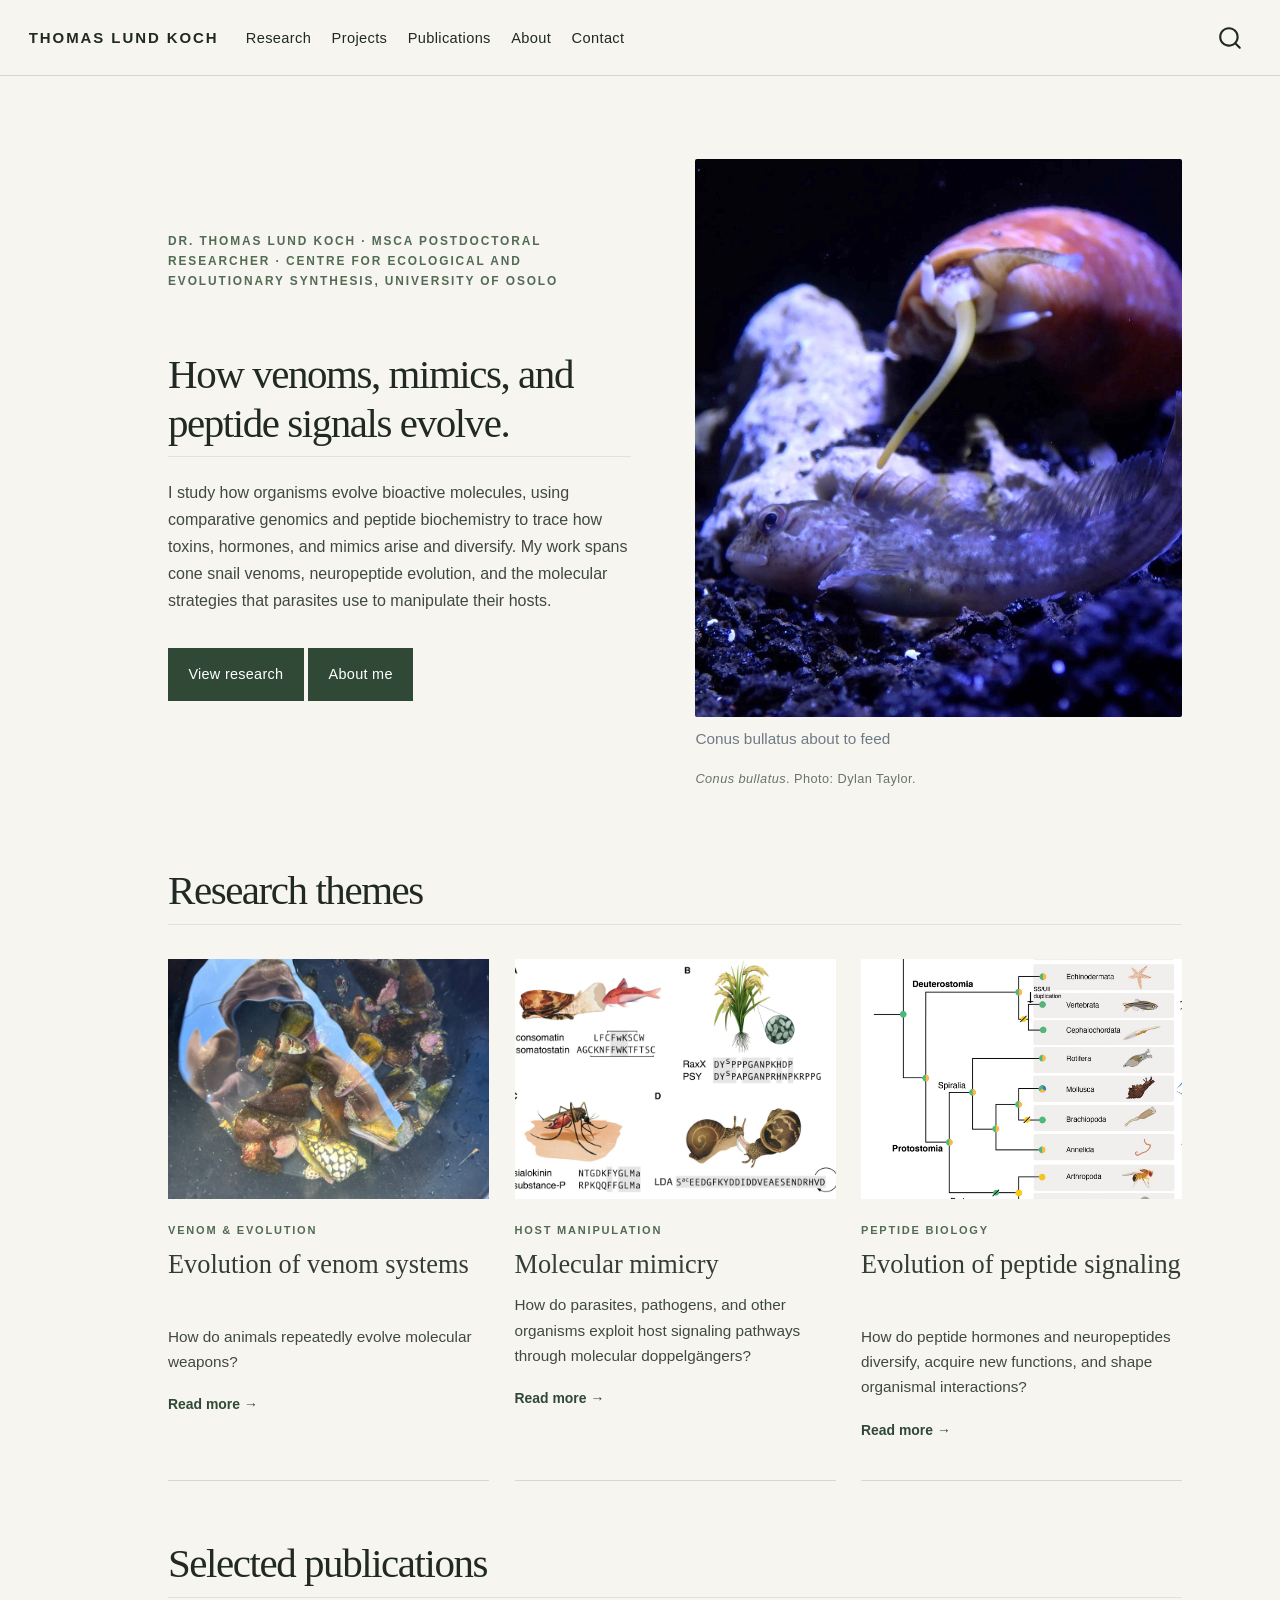
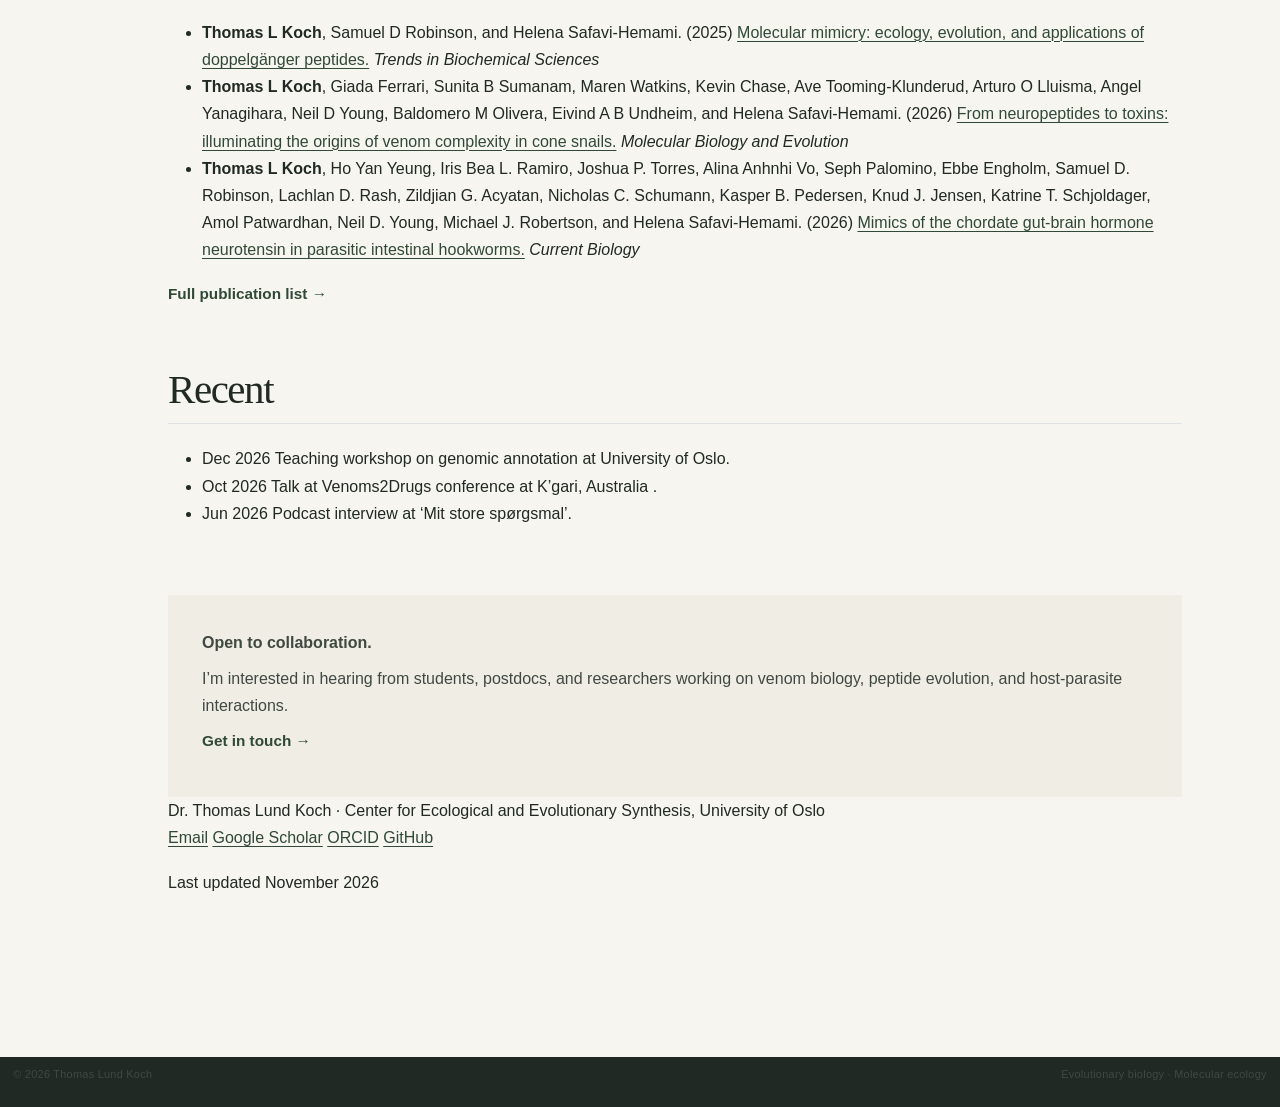
<file: docs/index.html>
<!DOCTYPE html>
<html xmlns="http://www.w3.org/1999/xhtml" lang="en" xml:lang="en"><head>

<meta charset="utf-8">
<meta name="generator" content="quarto-1.11.9">

<meta name="viewport" content="width=device-width, initial-scale=1.0, user-scalable=yes">

<meta name="description" content="Research on the evolution of venoms, molecular mimicry, and peptide signaling, using comparative genomics, peptide biochemistry, and field-based natural history.">

<title>Thomas Lund Koch | Evolutionary Biology &amp; Molecular Ecology – Thomas Lund Koch</title>
<style>
/* Default styles provided by pandoc.
** See https://pandoc.org/MANUAL.html#variables-for-html for config info.
*/
span.smallcaps{font-variant: small-caps;}
div.columns{display: flex; gap: 1.5em;}
div.column{flex: auto;}
@media screen {
div.columns{gap: min(4vw, 1.5em);}
div.column{overflow-x: auto;}
}
div.hanging-indent{margin-left: 1.5em; text-indent: -1.5em;}
ul.task-list{list-style: none;}
ul.task-list li input[type="checkbox"] {
  width: 0.8em;
  margin: 0 0.8em 0.2em -1em; /* quarto-specific, see https://github.com/quarto-dev/quarto-cli/issues/4556 */ 
  vertical-align: middle;
}
</style>


<script src="site_libs/quarto-nav/quarto-nav.js"></script>
<script src="site_libs/clipboard/clipboard.min.js"></script>
<script src="site_libs/quarto-search/autocomplete.umd.js"></script>
<script src="site_libs/quarto-search/fuse.min.js"></script>
<script src="site_libs/quarto-search/quarto-search.js"></script>
<meta name="quarto:offset" content="./">
<script src="site_libs/quarto-html/quarto.js" type="module"></script>
<script src="site_libs/quarto-html/tabsets/tabsets.js" type="module"></script>
<script src="site_libs/quarto-html/scrollable-regions/scrollable-regions.js" type="module"></script>
<script src="site_libs/quarto-html/popper.min.js"></script>
<script src="site_libs/quarto-html/tippy.umd.min.js"></script>
<script src="site_libs/quarto-html/anchor.min.js"></script>
<link href="site_libs/quarto-html/tippy.css" rel="stylesheet">
<link href="site_libs/quarto-html/quarto-syntax-highlighting-63b5708e65d6cd79cd7618c58d0c21e7.css" rel="stylesheet" id="quarto-text-highlighting-styles">
<script src="site_libs/bootstrap/bootstrap.min.js"></script>
<link href="site_libs/bootstrap/bootstrap-icons.css" rel="stylesheet">
<link href="site_libs/bootstrap/bootstrap-488295349c9a15e4b0f288c9e996d0d8.min.css" rel="stylesheet" append-hash="true" id="quarto-bootstrap" data-mode="light">
<script id="quarto-search-options" type="application/json">{
  "location": "navbar",
  "copy-button": false,
  "collapse-after": 3,
  "panel-placement": "end",
  "type": "overlay",
  "limit": 50,
  "keyboard-shortcut": [
    "f",
    "/",
    "s"
  ],
  "show-item-context": false,
  "language": {
    "search-no-results-text": "No results",
    "search-matching-documents-text": "matching documents",
    "search-copy-link-title": "Copy link to search",
    "search-hide-matches-text": "Hide additional matches",
    "search-more-match-text": "more match in this document",
    "search-more-matches-text": "more matches in this document",
    "search-clear-button-title": "Clear",
    "search-text-placeholder": "",
    "search-detached-cancel-button-title": "Cancel",
    "search-submit-button-title": "Submit",
    "search-label": "Search"
  }
}</script>
<style>html{ scroll-behavior: smooth; }</style>


<link rel="stylesheet" href="styles.css">
<meta property="og:title" content="Thomas Lund Koch | Evolutionary Biology &amp; Molecular Ecology">
<meta property="og:description" content="How venoms, mimics, and peptide signals evolve.">
<meta property="og:image" content="images/Fig1.r1.pdf">
<meta property="og:site_name" content="Thomas Lund Koch">
</head>

<body class="nav-fixed fullcontent quarto-light"><a id="quarto-skip-link" class="visually-hidden-focusable" href="#quarto-document-content">Skip to main content</a>

<div id="quarto-search-results"></div>
  <header id="quarto-header" class="headroom fixed-top">
    <nav class="navbar navbar-expand-lg " data-bs-theme="dark" aria-label="Site">
      <div class="navbar-container container-fluid">
      <div class="navbar-brand-container mx-auto">
    <a class="navbar-brand" href="./index.html">
    <span class="navbar-title">THOMAS LUND KOCH</span>
    </a>
  </div>
          <button class="navbar-toggler" type="button" data-bs-toggle="collapse" data-bs-target="#navbarCollapse" aria-controls="navbarCollapse" aria-expanded="false" aria-label="Toggle navigation" onclick="if (window.quartoToggleHeadroom) { window.quartoToggleHeadroom(); }">
  <span class="navbar-toggler-icon"></span>
</button>
          <div class="collapse navbar-collapse" id="navbarCollapse">
            <ul class="navbar-nav navbar-nav-scroll me-auto">
  <li class="nav-item">
    <a class="nav-link" href="./research.html"> 
<span class="menu-text">Research</span></a>
  </li>  
  <li class="nav-item">
    <a class="nav-link" href="./projects.html"> 
<span class="menu-text">Projects</span></a>
  </li>  
  <li class="nav-item">
    <a class="nav-link" href="./publications.html"> 
<span class="menu-text">Publications</span></a>
  </li>  
  <li class="nav-item">
    <a class="nav-link" href="./about.html"> 
<span class="menu-text">About</span></a>
  </li>  
  <li class="nav-item">
    <a class="nav-link" href="./contact.html"> 
<span class="menu-text">Contact</span></a>
  </li>  
</ul>
          </div> <!-- /navcollapse -->
            <div class="quarto-navbar-tools">
</div>
            <div id="quarto-search" class="" title="Search"></div>
      </div> <!-- /container-fluid -->
    </nav>
</header>
<!-- content -->
<div id="quarto-content" class="quarto-container page-columns page-rows-contents page-layout-article page-navbar">
<!-- sidebar -->
<!-- margin-sidebar -->
    
<!-- main -->
<main class="content" id="quarto-document-content" tabindex="-1"><header id="title-block-header" class="quarto-title-block"></header>




<div class="hero-grid">
<div class="hero-copy">
<div class="eyebrow">
DR. THOMAS LUND KOCH · MSCA POSTDOCTORAL RESEARCHER · CENTRE FOR ECOLOGICAL AND EVOLUTIONARY SYNTHESIS, UNIVERSITY OF OSOLO
</div>
<section id="how-venoms-mimics-and-peptide-signals-evolve." class="level2">
<h2 class="anchored" data-anchor-id="how-venoms-mimics-and-peptide-signals-evolve.">How venoms, mimics, and peptide signals evolve.</h2>
<p>I study how organisms evolve bioactive molecules, using comparative genomics and peptide biochemistry to trace how toxins, hormones, and mimics arise and diversify. My work spans cone snail venoms, neuropeptide evolution, and the molecular strategies that parasites use to manipulate their hosts.</p>
<div class="hero-links">
<p><a class="button button-primary" href="research.html">View research</a> <a class="button button-primary" href="about.html">About me</a></p>
</div>
</section>
</div>
<div class="hero-image">
<div class="quarto-figure quarto-figure-center">
<figure class="figure">
<p><img src="images/bullatus.jpg" class="hero-photo img-fluid figure-img"></p>
<figcaption>Conus bullatus about to feed</figcaption>
</figure>
</div>
<div class="image-caption">
<em>Conus bullatus</em>. Photo: Dylan Taylor.
</div>
</div>
</div>
<section id="research-themes" class="level2">
<h2 class="anchored" data-anchor-id="research-themes">Research themes</h2>
<div class="research-grid">
<div class="research-card">
<img src="images/snails.jpg" alt="Cone snail on a reef" class="card-image">
<div class="card-kicker">
VENOM &amp; EVOLUTION
</div>
<h3 class="anchored">
Evolution of venom systems
</h3>
<p>
How do animals repeatedly evolve molecular weapons?
</p>
<p><a href="projects/venom-evolution.html" class="card-link">Read more <span aria-hidden="true">→</span></a></p>
</div>
<div class="research-card">
<img src="images/mimic.jpg" alt="Beetle" class="card-image">
<div class="card-kicker">
HOST MANIPULATION
</div>
<h3 class="anchored">
Molecular mimicry
</h3>
<p>
How do parasites, pathogens, and other organisms exploit host signaling pathways through molecular doppelgängers?
</p>
<p><a href="projects/molecular-mimicry.html" class="card-link">Read more <span aria-hidden="true">→</span></a></p>
</div>
<div class="research-card">
<img src="images/peptide2.jpeg" alt="Ants" class="card-image">
<div class="card-kicker">
PEPTIDE BIOLOGY
</div>
<h3 class="anchored">
Evolution of peptide signaling
</h3>
<p>
How do peptide hormones and neuropeptides diversify, acquire new functions, and shape organismal interactions?
</p>
<p><a href="projects/peptide-signaling.html" class="card-link">Read more <span aria-hidden="true">→</span></a></p>
</div>
</div>
</section>
<section id="selected-publications" class="level2">
<h2 class="anchored" data-anchor-id="selected-publications">Selected publications</h2>
<ul class="pub-list">
<li>
<span class="pub-authors"> <strong>Thomas L Koch</strong>, Samuel D Robinson, and Helena Safavi-Hemami.</span> <span class="pub-year">(2025)</span> <a href=" https://doi.org/10.1016/j.tibs.2025.06.011" class="pub-title">Molecular mimicry: ecology, evolution, and applications of doppelgänger peptides.</a> <em class="pub-journal">Trends in Biochemical Sciences</em>
</li>
<li>
<span class="pub-authors"><strong>Thomas L Koch</strong>, Giada Ferrari, Sunita B Sumanam, Maren Watkins, Kevin Chase, Ave Tooming-Klunderud, Arturo O Lluisma, Angel Yanagihara, Neil D Young, Baldomero M Olivera, Eivind A B Undheim, and Helena Safavi-Hemami.</span> <span class="pub-year">(2026)</span> <a href="https://doi.org/10.1093/molbev/msag206" class="pub-title">From neuropeptides to toxins: illuminating the origins of venom complexity in cone snails.</a> <em class="pub-journal">Molecular Biology and Evolution</em>
</li>
<li>
<span class="pub-authors"><strong>Thomas L Koch</strong>, Ho Yan Yeung, Iris Bea L. Ramiro, Joshua P. Torres, Alina Anhnhi Vo, Seph Palomino, Ebbe Engholm, Samuel D. Robinson, Lachlan D. Rash, Zildjian G. Acyatan, Nicholas C. Schumann, Kasper B. Pedersen, Knud J. Jensen, Katrine T. Schjoldager, Amol Patwardhan, Neil D. Young, Michael J. Robertson, and Helena Safavi-Hemami.</span> <span class="pub-year">(2026)</span> <a href="https://www.cell.com/current-biology/abstract/S0960-9822(26)00885-7" class="pub-title">Mimics of the chordate gut-brain hormone neurotensin in parasitic intestinal hookworms.</a> <em class="pub-journal">Current Biology</em>
</li>
</ul>
<p><a href="publications.html" class="text-link">Full publication list <span aria-hidden="true">→</span></a></p>
</section>
<section id="recent" class="level2">
<h2 class="anchored" data-anchor-id="recent">Recent</h2>
<ul class="news-list">
<li>
<span class="news-date">Dec 2026</span> Teaching workshop on genomic annotation at University of Oslo.
</li>
<li>
<span class="news-date">Oct 2026</span> Talk at Venoms2Drugs conference at K’gari, Australia .
</li>
<li>
<span class="news-date">Jun 2026</span> Podcast interview at ‘Mit store spørgsmal’.
</li>
</ul>
<div class="closing-note">
<p><strong>Open to collaboration.</strong></p>
<p>I’m interested in hearing from students, postdocs, and researchers working on venom biology, peptide evolution, and host-parasite interactions.</p>
<p><a href="contact.html" class="text-link">Get in touch <span aria-hidden="true">→</span></a></p>
</div>
<footer class="site-footer">
<div>
Dr.&nbsp;Thomas Lund Koch · Center for Ecological and Evolutionary Synthesis, University of Oslo
</div>
<div class="footer-links">
<p><a href="mailto:t.l.koch@ibv.uio.no">Email</a> <a href="https://scholar.google.com/https://scholar.google.com/citations?user=TzP53CcAAAAJ&amp;hl=en">Google Scholar</a> <a href="https://orcid.org/0000-0002-8489-0375">ORCID</a> <a href="https://github.com/Thomaslundkoch">GitHub</a></p>
</div>
<div class="footer-updated">
Last updated November 2026
</div>
</footer>


</section>

</main> <!-- /main -->
<script id="quarto-html-after-body" type="application/javascript">
  window.document.addEventListener("DOMContentLoaded", function (event) {
    const icon = "";
    const anchorJS = new window.AnchorJS();
    anchorJS.options = {
      placement: 'right',
      icon: icon
    };
    anchorJS.add('.anchored');
    const isCodeAnnotation = (el) => {
      for (const clz of el.classList) {
        if (clz.startsWith('code-annotation-')) {                     
          return true;
        }
      }
      return false;
    }
    const onCopySuccess = function(e) {
      // button target
      const button = e.trigger;
      // don't keep focus
      button.blur();
      // flash "checked"
      button.classList.add('code-copy-button-checked');
      var currentTitle = button.getAttribute("title");
      button.setAttribute("title", "Copied!");
      let tooltip;
      if (window.bootstrap) {
        button.setAttribute("data-bs-toggle", "tooltip");
        button.setAttribute("data-bs-placement", "left");
        button.setAttribute("data-bs-title", "Copied!");
        tooltip = new bootstrap.Tooltip(button, 
          { trigger: "manual", 
            customClass: "code-copy-button-tooltip",
            offset: [0, -8]});
        tooltip.show();    
      }
      setTimeout(function() {
        if (tooltip) {
          tooltip.hide();
          button.removeAttribute("data-bs-title");
          button.removeAttribute("data-bs-toggle");
          button.removeAttribute("data-bs-placement");
        }
        button.setAttribute("title", currentTitle);
        button.classList.remove('code-copy-button-checked');
      }, 1000);
      // clear code selection
      e.clearSelection();
    }
    const getTextToCopy = function(trigger) {
      const outerScaffold = trigger.parentElement.cloneNode(true);
      const codeEl = outerScaffold.querySelector('code');
      for (const childEl of codeEl.children) {
        if (isCodeAnnotation(childEl)) {
          childEl.remove();
        }
      }
      return codeEl.innerText;
    }
    const clipboard = new window.ClipboardJS('.code-copy-button:not([data-in-quarto-modal])', {
      text: getTextToCopy
    });
    clipboard.on('success', onCopySuccess);
    if (window.document.getElementById('quarto-embedded-source-code-modal')) {
      const clipboardModal = new window.ClipboardJS('.code-copy-button[data-in-quarto-modal]', {
        text: getTextToCopy,
        container: window.document.getElementById('quarto-embedded-source-code-modal')
      });
      clipboardModal.on('success', onCopySuccess);
    }
      var localhostRegex = new RegExp(/^(?:http|https):\/\/localhost\:?[0-9]*\//);
      var mailtoRegex = new RegExp(/^mailto:/);
        var filterRegex = new RegExp('/' + window.location.host + '/');
      const newWindowLabel = "(opens in a new tab)";
      const newWindowNoteId = "quarto-ext-newwindow-label";
      // Links reference one hidden label through aria-describedby, so the
      // announcement never changes their accessible name.
      var describeNewWindow = (link) => {
        if (!window.document.getElementById(newWindowNoteId)) {
          var newWindowNote = window.document.createElement("span");
          newWindowNote.id = newWindowNoteId;
          newWindowNote.hidden = true;
          newWindowNote.textContent = newWindowLabel;
          window.document.body.appendChild(newWindowNote);
        }
        var describedBy = (link.getAttribute("aria-describedby") || "").split(/\s+/).filter(Boolean);
        if (!describedBy.includes(newWindowNoteId)) {
          describedBy.push(newWindowNoteId);
          link.setAttribute("aria-describedby", describedBy.join(" "));
        }
      }
      var isInternal = (href) => {
          return filterRegex.test(href) || localhostRegex.test(href) || mailtoRegex.test(href);
      }
      // Inspect non-navigation links and adorn them if external
      window.quartoDecorateExternalLinks = function (root) {
     var links = (root || window.document).querySelectorAll('a[href]:not(.nav-link):not(.navbar-brand):not(.toc-action):not(.sidebar-link):not(.sidebar-item-toggle):not(.pagination-link):not(.no-external):not([aria-hidden]):not(.dropdown-item):not(.quarto-navigation-tool):not(.about-link)');
      for (var i=0; i<links.length; i++) {
        const link = links[i];
        if (!isInternal(link.href)) {
          // undo the damage that might have been done by quarto-nav.js in the case of
          // links that we want to consider external
          if (link.dataset.originalHref !== undefined) {
            link.href = link.dataset.originalHref;
          }
            // target, if specified
            link.setAttribute("target", "_blank");
            if (link.getAttribute("rel") === null) {
              link.setAttribute("rel", "noopener");
            }
            describeNewWindow(link);
          if (!link.classList.contains('no-external-icon')) {
          }
        }
      }
      };
      window.quartoDecorateExternalLinks(window.document);
    // Esc closes the popup (WCAG 1.4.13) and focus leaving both trigger and
    // popup closes it (WCAG 2.4.11); tippy handles neither for interactive popups.
    const hideOnEscAndFocusOut = {
      name: 'hideOnEscAndFocusOut',
      defaultValue: true,
      fn(instance) {
        const dismiss = () => {
          // A show scheduled by the trigger delay would otherwise reopen it
          instance.clearDelayTimeouts();
          instance.hide();
        };
        const onKeyDown = (event) => {
          if (event.key !== 'Escape') {
            return;
          }
          // Keep Esc from also reaching page handlers (e.g. reveal.js overview),
          // except an open reveal.js slide menu, which Esc should close too.
          // The menu handles keys only when its keyboard option is on.
          const menuHandlesEsc = window.Reveal?.getPlugin?.('menu')?.isOpen() &&
            window.Reveal.getConfig().menu?.keyboard !== false;
          if (!menuHandlesEsc) {
            event.stopPropagation();
          }
          if (instance.popper.contains(window.document.activeElement)) {
            // Disabled while refocusing so the focus trigger does not reopen it
            instance.disable();
            instance.reference.focus();
            instance.enable();
          }
          dismiss();
        };
        const onFocusOut = (event) => {
          const target = event.relatedTarget;
          if (target && !instance.reference.contains(target) &&
              !instance.popper.contains(target)) {
            dismiss();
          }
        };
        // On the trigger too: a click trigger (code-annotations: select) has no
        // blur handling. Attached for the instance's lifetime so leaving the
        // trigger also cancels a show still pending on the trigger delay.
        instance.reference.addEventListener('focusout', onFocusOut);
        return {
          onShow() {
            window.document.addEventListener('keydown', onKeyDown, true);
            instance.popper.addEventListener('focusout', onFocusOut);
          },
          onHide() {
            window.document.removeEventListener('keydown', onKeyDown, true);
            instance.popper.removeEventListener('focusout', onFocusOut);
          },
          onDestroy() {
            instance.reference.removeEventListener('focusout', onFocusOut);
          },
        };
      },
    };
    function tippyHover(el, contentFn, onTriggerFn, onUntriggerFn) {
      const config = {
        allowHTML: true,
        maxWidth: 500,
        delay: 100,
        arrow: false,
        appendTo: function(el) {
            return el.parentElement;
        },
        interactive: true,
        interactiveBorder: 10,
        theme: 'quarto',
        placement: 'bottom-start',
        plugins: [hideOnEscAndFocusOut],
      };
      if (contentFn) {
        config.content = contentFn;
      }
      if (onTriggerFn) {
        config.onTrigger = onTriggerFn;
      }
      if (onUntriggerFn) {
        config.onUntrigger = onUntriggerFn;
      }
      window.tippy(el, config); 
    }
    const noterefs = window.document.querySelectorAll('a[role="doc-noteref"]');
    for (var i=0; i<noterefs.length; i++) {
      const ref = noterefs[i];
      tippyHover(ref, function() {
        // use id or data attribute instead here
        let href = ref.getAttribute('data-footnote-href') || ref.getAttribute('href');
        try { href = new URL(href).hash; } catch {}
        const id = href.replace(/^#\/?/, "");
        const note = window.document.getElementById(id);
        if (note) {
          return note.innerHTML;
        } else {
          return "";
        }
      });
    }
    const xrefs = window.document.querySelectorAll('a.quarto-xref');
    const processXRef = (id, note) => {
      // Strip column container classes
      const stripColumnClz = (el) => {
        el.classList.remove("page-full", "page-columns");
        if (el.children) {
          for (const child of el.children) {
            stripColumnClz(child);
          }
        }
      }
      stripColumnClz(note)
      if (id === null || id.startsWith('sec-')) {
        // Special case sections, only their first couple elements
        const container = document.createElement("div");
        if (note.children && note.children.length > 2) {
          container.appendChild(note.children[0].cloneNode(true));
          for (let i = 1; i < note.children.length; i++) {
            const child = note.children[i];
            if (child.tagName === "P" && child.innerText === "") {
              continue;
            } else {
              container.appendChild(child.cloneNode(true));
              break;
            }
          }
          if (window.Quarto?.typesetMath) {
            window.Quarto.typesetMath(container);
          }
          return container.innerHTML
        } else {
          if (window.Quarto?.typesetMath) {
            window.Quarto.typesetMath(note);
          }
          return note.innerHTML;
        }
      } else {
        // Remove any anchor links if they are present
        const anchorLink = note.querySelector('a.anchorjs-link');
        if (anchorLink) {
          anchorLink.remove();
        }
        if (window.Quarto?.typesetMath) {
          window.Quarto.typesetMath(note);
        }
        if (note.classList.contains("callout")) {
          return note.outerHTML;
        } else {
          return note.innerHTML;
        }
      }
    }
    for (var i=0; i<xrefs.length; i++) {
      const xref = xrefs[i];
      tippyHover(xref, undefined, function(instance) {
        instance.disable();
        let url = xref.getAttribute('href');
        let hash = undefined; 
        if (url.startsWith('#')) {
          hash = url;
        } else {
          try { hash = new URL(url).hash; } catch {}
        }
        if (hash) {
          const id = hash.replace(/^#\/?/, "");
          const note = window.document.getElementById(id);
          if (note !== null) {
            try {
              const html = processXRef(id, note.cloneNode(true));
              instance.setContent(html);
            } finally {
              instance.enable();
              instance.show();
            }
          } else {
            // See if we can fetch this
            fetch(url.split('#')[0])
            .then(res => res.text())
            .then(html => {
              const parser = new DOMParser();
              const htmlDoc = parser.parseFromString(html, "text/html");
              const note = htmlDoc.getElementById(id);
              if (note !== null) {
                const html = processXRef(id, note);
                instance.setContent(html);
              } 
            }).finally(() => {
              instance.enable();
              instance.show();
            });
          }
        } else {
          // See if we can fetch a full url (with no hash to target)
          // This is a special case and we should probably do some content thinning / targeting
          fetch(url)
          .then(res => res.text())
          .then(html => {
            const parser = new DOMParser();
            const htmlDoc = parser.parseFromString(html, "text/html");
            const note = htmlDoc.querySelector('main.content');
            if (note !== null) {
              // This should only happen for chapter cross references
              // (since there is no id in the URL)
              // remove the first header
              if (note.children.length > 0 && note.children[0].tagName === "HEADER") {
                note.children[0].remove();
              }
              const html = processXRef(null, note);
              instance.setContent(html);
            } 
          }).finally(() => {
            instance.enable();
            instance.show();
          });
        }
      }, function(instance) {
      });
    }
        let selectedAnnoteEl;
        const selectorForAnnotation = ( cell, annotation) => {
          let cellAttr = 'data-code-cell="' + cell + '"';
          let lineAttr = 'data-code-annotation="' +  annotation + '"';
          const selector = 'span[' + cellAttr + '][' + lineAttr + ']';
          return selector;
        }
        const selectCodeLines = (annoteEl) => {
          const doc = window.document;
          const targetCell = annoteEl.getAttribute("data-target-cell");
          const targetAnnotation = annoteEl.getAttribute("data-target-annotation");
          const annoteSpan = window.document.querySelector(selectorForAnnotation(targetCell, targetAnnotation));
          const lines = annoteSpan.getAttribute("data-code-lines").split(",");
          const lineIds = lines.map((line) => {
            return targetCell + "-" + line;
          })
          // Each band is positioned against its own containing block, which is
          // not the offsetParent of the lines, so place it from client rects.
          const placeBand = (band, firstEl, lastEl, codeBlock) => {
            const container = band.offsetParent;
            if (container === null) {
              return;
            }
            const containerRect = container.getBoundingClientRect();
            // Reveal.js scales slides with a transform, so convert client
            // pixels back to the CSS pixels of the container.
            const scale = containerRect.height / container.offsetHeight || 1;
            const firstRect = firstEl.getBoundingClientRect();
            const lastRect = lastEl.getBoundingClientRect();
            const top = (firstRect.top - containerRect.top) / scale - container.clientTop + container.scrollTop;
            const height = (lastRect.bottom - firstRect.top) / scale;
            band.style.top = top - 2 + "px";
            band.style.height = height + 4 + "px";
            if (codeBlock) {
              // Without the copy button wrapper, the containing block is wider
              // than the code block, so span the code block explicitly.
              const blockRect = codeBlock.getBoundingClientRect();
              band.style.left = (blockRect.left - containerRect.left) / scale - container.clientLeft + container.scrollLeft + "px";
              band.style.width = blockRect.width / scale + "px";
            }
          };
          if (lineIds.length > 0) {
            const el = window.document.getElementById(lineIds[0]);
            const lastEl = window.document.getElementById(lineIds[lineIds.length - 1]);
            const parent = el.parentElement.parentElement;
            // cook up a div (if necessary) and position it
            let div = window.document.getElementById("code-annotation-line-highlight");
            if (div === null) {
              div = window.document.createElement("div");
              div.setAttribute("id", "code-annotation-line-highlight");
              div.style.position = 'absolute';
              parent.appendChild(div);
            }
            placeBand(div, el, lastEl, parent.closest("div.sourceCode") || parent);
            let gutterDiv = window.document.getElementById("code-annotation-line-highlight-gutter");
            if (gutterDiv === null) {
              gutterDiv = window.document.createElement("div");
              gutterDiv.setAttribute("id", "code-annotation-line-highlight-gutter");
              gutterDiv.style.position = 'absolute';
              const codeCell = window.document.getElementById(targetCell);
              const gutter = codeCell.querySelector('.code-annotation-gutter');
              gutter.appendChild(gutterDiv);
            }
            placeBand(gutterDiv, el, lastEl);
            selectedAnnoteEl = annoteEl;
          }
        };
        const unselectCodeLines = () => {
          const elementsIds = ["code-annotation-line-highlight", "code-annotation-line-highlight-gutter"];
          elementsIds.forEach((elId) => {
            const div = window.document.getElementById(elId);
            if (div) {
              div.remove();
            }
          });
          selectedAnnoteEl = undefined;
        };
          // Handle positioning of the toggle
      window.addEventListener(
        "resize",
        throttle(() => {
          elRect = undefined;
          if (selectedAnnoteEl) {
            selectCodeLines(selectedAnnoteEl);
          }
        }, 10)
      );
      function throttle(fn, ms) {
      let throttle = false;
      let timer;
        return (...args) => {
          if(!throttle) { // first call gets through
              fn.apply(this, args);
              throttle = true;
          } else { // all the others get throttled
              if(timer) clearTimeout(timer); // cancel #2
              timer = setTimeout(() => {
                fn.apply(this, args);
                timer = throttle = false;
              }, ms);
          }
        };
      }
        // Attach click handler to the DT
        const annoteDls = window.document.querySelectorAll('dt[data-target-cell]');
        for (const annoteDlNode of annoteDls) {
          annoteDlNode.addEventListener('click', (event) => {
            const clickedEl = event.target;
            if (clickedEl !== selectedAnnoteEl) {
              unselectCodeLines();
              const activeEl = window.document.querySelector('dt[data-target-cell].code-annotation-active');
              if (activeEl) {
                activeEl.classList.remove('code-annotation-active');
              }
              selectCodeLines(clickedEl);
              clickedEl.classList.add('code-annotation-active');
            } else {
              // Unselect the line
              unselectCodeLines();
              clickedEl.classList.remove('code-annotation-active');
            }
          });
        }
    const findCites = (el) => {
      const parentEl = el.parentElement;
      if (parentEl) {
        const cites = parentEl.dataset.cites;
        if (cites) {
          return {
            el,
            cites: cites.split(' ')
          };
        } else {
          return findCites(el.parentElement)
        }
      } else {
        return undefined;
      }
    };
    var bibliorefs = window.document.querySelectorAll('a[role="doc-biblioref"]');
    for (var i=0; i<bibliorefs.length; i++) {
      const ref = bibliorefs[i];
      const citeInfo = findCites(ref);
      if (citeInfo) {
        tippyHover(citeInfo.el, function() {
          var popup = window.document.createElement('div');
          citeInfo.cites.forEach(function(cite) {
            var citeDiv = window.document.createElement('div');
            citeDiv.classList.add('hanging-indent');
            citeDiv.classList.add('csl-entry');
            var biblioDiv = window.document.getElementById('ref-' + cite);
            if (biblioDiv) {
              citeDiv.innerHTML = biblioDiv.innerHTML;
            }
            popup.appendChild(citeDiv);
          });
          return popup.innerHTML;
        });
      }
    }
  });
  </script>
  <script type="application/javascript">
  window.quartoScrollableRegionsLabels = {"code":"Scrollable code","output":"Scrollable output"};
  </script>
</div> <!-- /content -->
<footer class="footer">
  <div class="nav-footer">
    <div class="nav-footer-left">
<p>© 2026 Thomas Lund Koch</p>
</div>   
    <div class="nav-footer-center">
      &nbsp;
    </div>
    <div class="nav-footer-right">
<p>Evolutionary biology · Molecular ecology</p>
</div>
  </div>
</footer>




<script src="site_libs/quarto-html/zenscroll-min.js"></script>
</body></html>
</file>
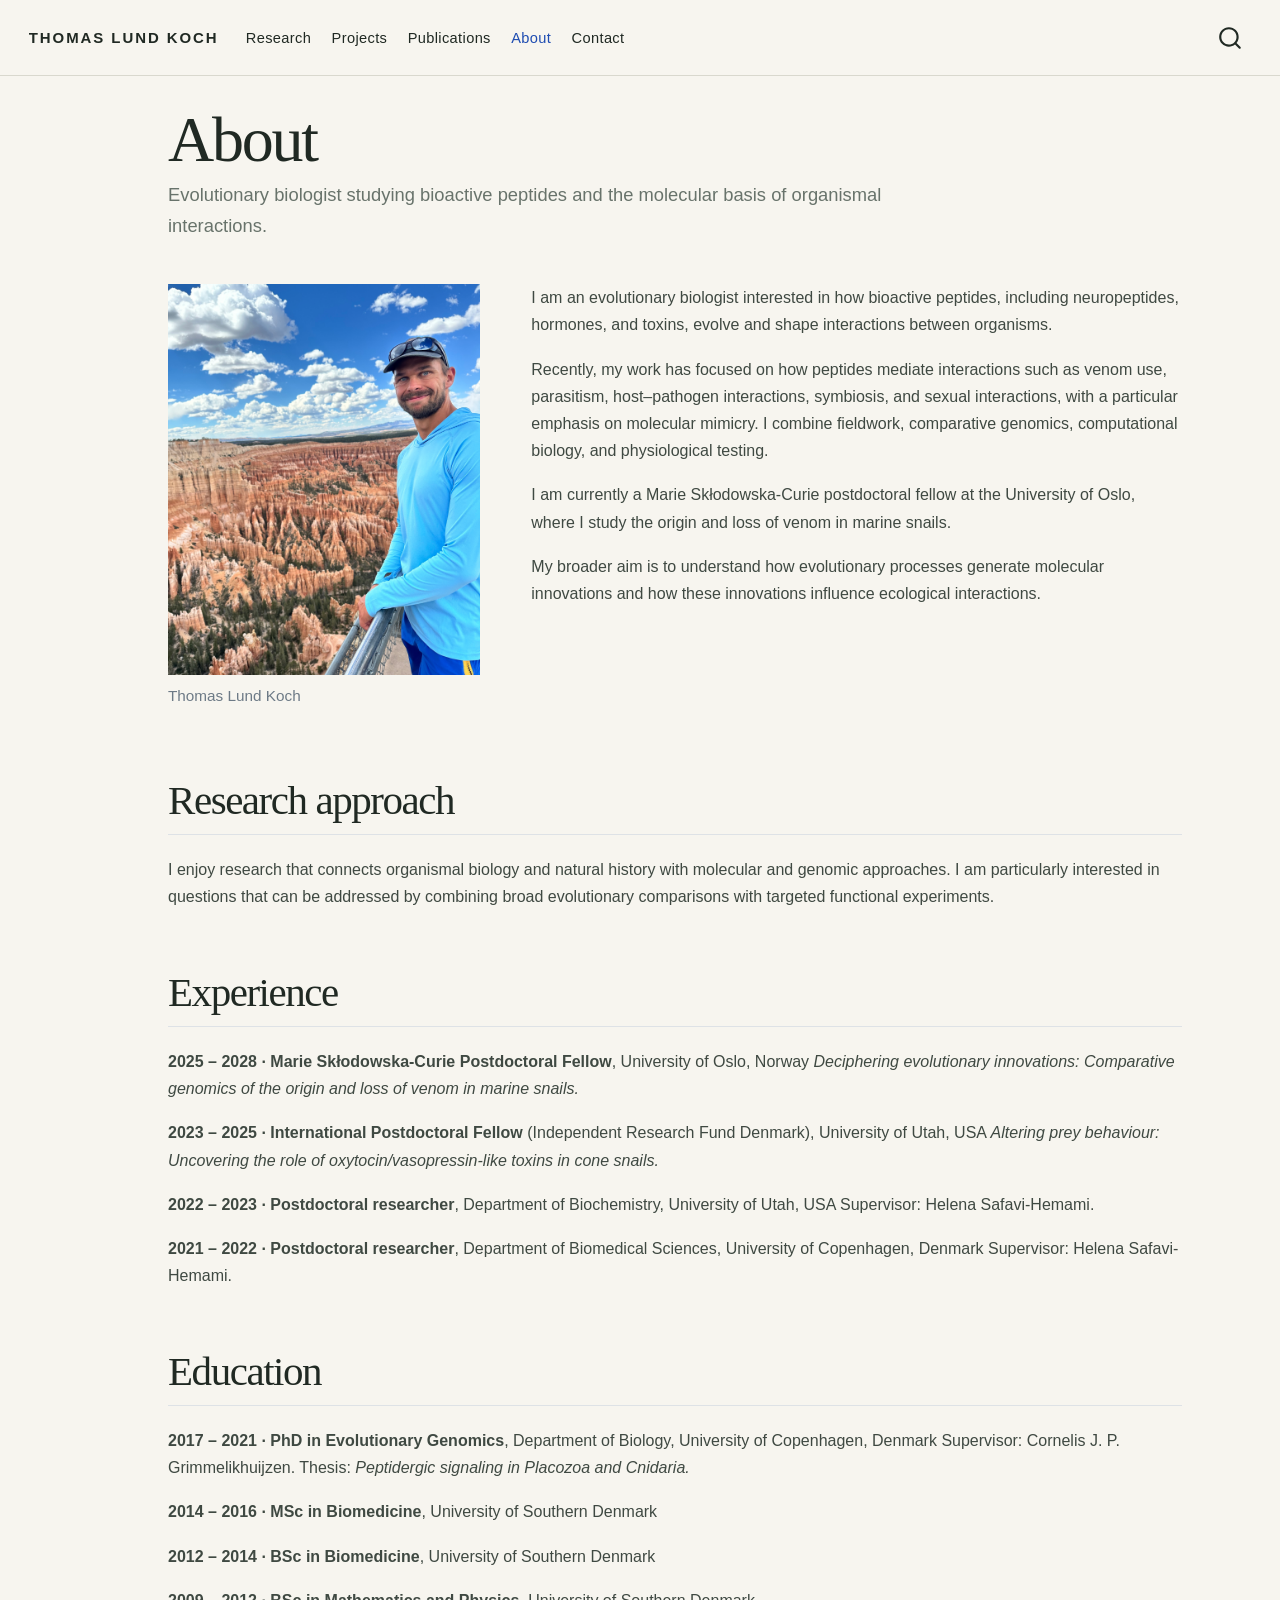
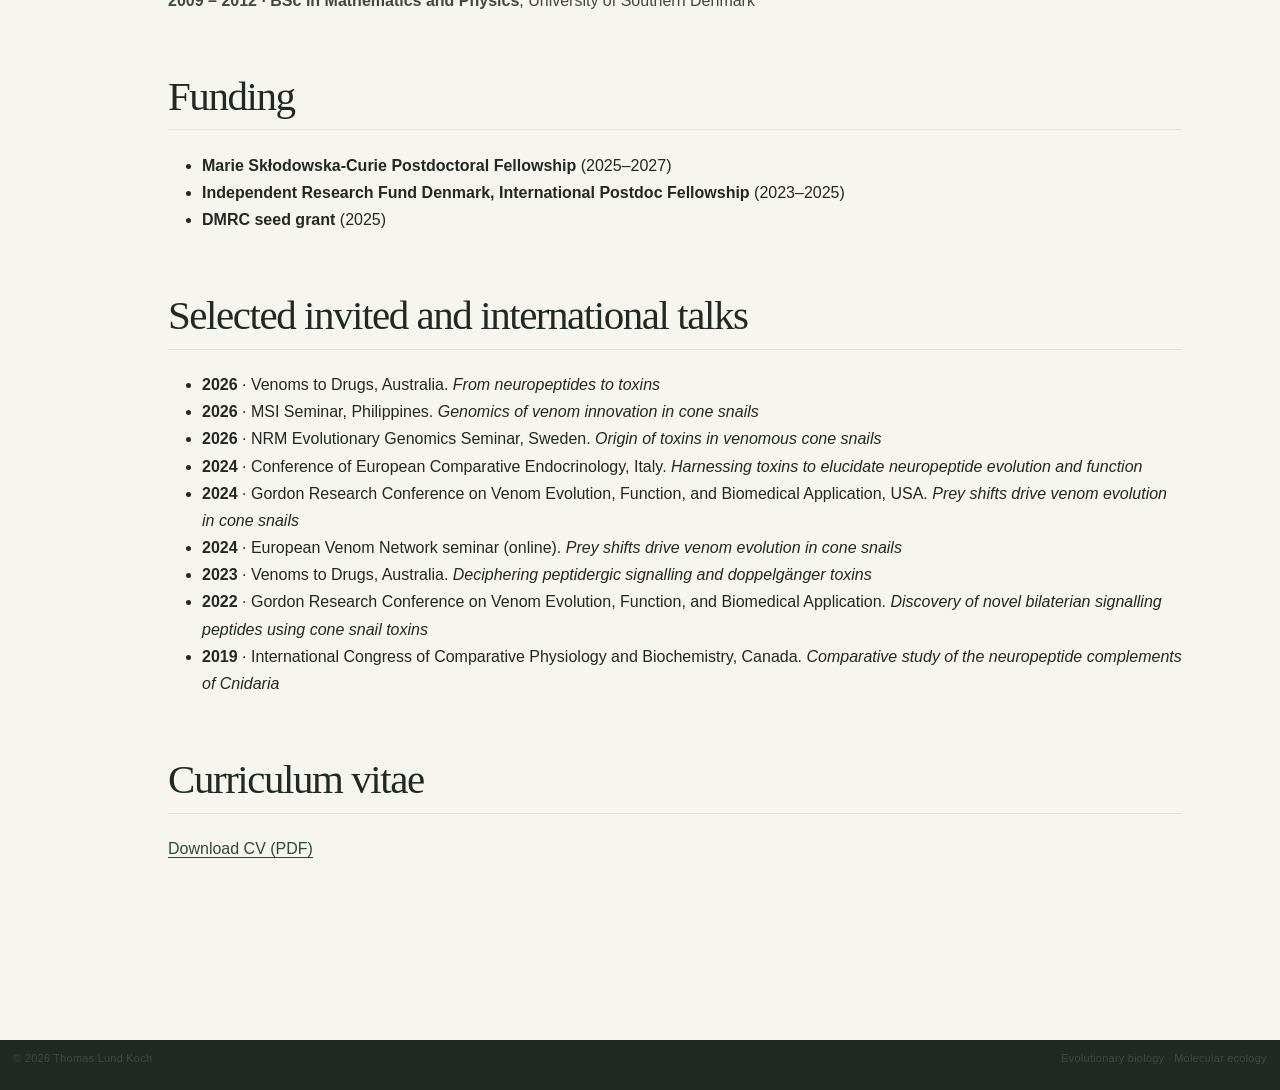
<file: docs/about.html>
<!DOCTYPE html>
<html xmlns="http://www.w3.org/1999/xhtml" lang="en" xml:lang="en"><head>

<meta charset="utf-8">
<meta name="generator" content="quarto-1.11.9">

<meta name="viewport" content="width=device-width, initial-scale=1.0, user-scalable=yes">


<title>About – Thomas Lund Koch</title>
<style>
/* Default styles provided by pandoc.
** See https://pandoc.org/MANUAL.html#variables-for-html for config info.
*/
span.smallcaps{font-variant: small-caps;}
div.columns{display: flex; gap: 1.5em;}
div.column{flex: auto;}
@media screen {
div.columns{gap: min(4vw, 1.5em);}
div.column{overflow-x: auto;}
}
div.hanging-indent{margin-left: 1.5em; text-indent: -1.5em;}
ul.task-list{list-style: none;}
ul.task-list li input[type="checkbox"] {
  width: 0.8em;
  margin: 0 0.8em 0.2em -1em; /* quarto-specific, see https://github.com/quarto-dev/quarto-cli/issues/4556 */ 
  vertical-align: middle;
}
</style>


<script src="site_libs/quarto-nav/quarto-nav.js"></script>
<script src="site_libs/clipboard/clipboard.min.js"></script>
<script src="site_libs/quarto-search/autocomplete.umd.js"></script>
<script src="site_libs/quarto-search/fuse.min.js"></script>
<script src="site_libs/quarto-search/quarto-search.js"></script>
<meta name="quarto:offset" content="./">
<script src="site_libs/quarto-html/quarto.js" type="module"></script>
<script src="site_libs/quarto-html/tabsets/tabsets.js" type="module"></script>
<script src="site_libs/quarto-html/scrollable-regions/scrollable-regions.js" type="module"></script>
<script src="site_libs/quarto-html/popper.min.js"></script>
<script src="site_libs/quarto-html/tippy.umd.min.js"></script>
<script src="site_libs/quarto-html/anchor.min.js"></script>
<link href="site_libs/quarto-html/tippy.css" rel="stylesheet">
<link href="site_libs/quarto-html/quarto-syntax-highlighting-63b5708e65d6cd79cd7618c58d0c21e7.css" rel="stylesheet" id="quarto-text-highlighting-styles">
<script src="site_libs/bootstrap/bootstrap.min.js"></script>
<link href="site_libs/bootstrap/bootstrap-icons.css" rel="stylesheet">
<link href="site_libs/bootstrap/bootstrap-488295349c9a15e4b0f288c9e996d0d8.min.css" rel="stylesheet" append-hash="true" id="quarto-bootstrap" data-mode="light">
<script id="quarto-search-options" type="application/json">{
  "location": "navbar",
  "copy-button": false,
  "collapse-after": 3,
  "panel-placement": "end",
  "type": "overlay",
  "limit": 50,
  "keyboard-shortcut": [
    "f",
    "/",
    "s"
  ],
  "show-item-context": false,
  "language": {
    "search-no-results-text": "No results",
    "search-matching-documents-text": "matching documents",
    "search-copy-link-title": "Copy link to search",
    "search-hide-matches-text": "Hide additional matches",
    "search-more-match-text": "more match in this document",
    "search-more-matches-text": "more matches in this document",
    "search-clear-button-title": "Clear",
    "search-text-placeholder": "",
    "search-detached-cancel-button-title": "Cancel",
    "search-submit-button-title": "Submit",
    "search-label": "Search"
  }
}</script>
<style>html{ scroll-behavior: smooth; }</style>


<link rel="stylesheet" href="styles.css">
</head>

<body class="nav-fixed fullcontent quarto-light"><a id="quarto-skip-link" class="visually-hidden-focusable" href="#quarto-document-content">Skip to main content</a>

<div id="quarto-search-results"></div>
  <header id="quarto-header" class="headroom fixed-top">
    <nav class="navbar navbar-expand-lg " data-bs-theme="dark" aria-label="Site">
      <div class="navbar-container container-fluid">
      <div class="navbar-brand-container mx-auto">
    <a class="navbar-brand" href="./index.html">
    <span class="navbar-title">THOMAS LUND KOCH</span>
    </a>
  </div>
          <button class="navbar-toggler" type="button" data-bs-toggle="collapse" data-bs-target="#navbarCollapse" aria-controls="navbarCollapse" aria-expanded="false" aria-label="Toggle navigation" onclick="if (window.quartoToggleHeadroom) { window.quartoToggleHeadroom(); }">
  <span class="navbar-toggler-icon"></span>
</button>
          <div class="collapse navbar-collapse" id="navbarCollapse">
            <ul class="navbar-nav navbar-nav-scroll me-auto">
  <li class="nav-item">
    <a class="nav-link" href="./research.html"> 
<span class="menu-text">Research</span></a>
  </li>  
  <li class="nav-item">
    <a class="nav-link" href="./projects.html"> 
<span class="menu-text">Projects</span></a>
  </li>  
  <li class="nav-item">
    <a class="nav-link" href="./publications.html"> 
<span class="menu-text">Publications</span></a>
  </li>  
  <li class="nav-item">
    <a class="nav-link active" href="./about.html" aria-current="page"> 
<span class="menu-text">About</span></a>
  </li>  
  <li class="nav-item">
    <a class="nav-link" href="./contact.html"> 
<span class="menu-text">Contact</span></a>
  </li>  
</ul>
          </div> <!-- /navcollapse -->
            <div class="quarto-navbar-tools">
</div>
            <div id="quarto-search" class="" title="Search"></div>
      </div> <!-- /container-fluid -->
    </nav>
</header>
<!-- content -->
<div id="quarto-content" class="quarto-container page-columns page-rows-contents page-layout-article page-navbar">
<!-- sidebar -->
<!-- margin-sidebar -->
    
<!-- main -->
<main class="content" id="quarto-document-content" tabindex="-1">

<header id="title-block-header" class="quarto-title-block default">
<div class="quarto-title">
<h1 class="title">About</h1>
<p class="subtitle lead">Evolutionary biologist studying bioactive peptides and the molecular basis of organismal interactions.</p>
</div>



<div class="quarto-title-meta">

    
  
    
  </div>
  


</header>


<div class="about-grid">
<div class="about-photo">
<div class="quarto-figure quarto-figure-center">
<figure class="figure">
<p><img src="images/thomas.jpg" class="portrait-image img-fluid figure-img"></p>
<figcaption>Thomas Lund Koch</figcaption>
</figure>
</div>
</div>
<div class="about-copy">
<p>I am an evolutionary biologist interested in how bioactive peptides, including neuropeptides, hormones, and toxins, evolve and shape interactions between organisms.</p>
<p>Recently, my work has focused on how peptides mediate interactions such as venom use, parasitism, host–pathogen interactions, symbiosis, and sexual interactions, with a particular emphasis on molecular mimicry. I combine fieldwork, comparative genomics, computational biology, and physiological testing.</p>
<p>I am currently a Marie Skłodowska-Curie postdoctoral fellow at the University of Oslo, where I study the origin and loss of venom in marine snails.</p>
<p>My broader aim is to understand how evolutionary processes generate molecular innovations and how these innovations influence ecological interactions.</p>
</div>
</div>
<section id="research-approach" class="level2">
<h2 class="anchored" data-anchor-id="research-approach">Research approach</h2>
<p>I enjoy research that connects organismal biology and natural history with molecular and genomic approaches. I am particularly interested in questions that can be addressed by combining broad evolutionary comparisons with targeted functional experiments.</p>
</section>
<section id="experience" class="level2">
<h2 class="anchored" data-anchor-id="experience">Experience</h2>
<p><strong>2025 – 2028 · Marie Skłodowska-Curie Postdoctoral Fellow</strong>, University of Oslo, Norway <em>Deciphering evolutionary innovations: Comparative genomics of the origin and loss of venom in marine snails.</em></p>
<p><strong>2023 – 2025 · International Postdoctoral Fellow</strong> (Independent Research Fund Denmark), University of Utah, USA <em>Altering prey behaviour: Uncovering the role of oxytocin/vasopressin-like toxins in cone snails.</em></p>
<p><strong>2022 – 2023 · Postdoctoral researcher</strong>, Department of Biochemistry, University of Utah, USA Supervisor: Helena Safavi-Hemami.</p>
<p><strong>2021 – 2022 · Postdoctoral researcher</strong>, Department of Biomedical Sciences, University of Copenhagen, Denmark Supervisor: Helena Safavi-Hemami.</p>
</section>
<section id="education" class="level2">
<h2 class="anchored" data-anchor-id="education">Education</h2>
<p><strong>2017 – 2021 · PhD in Evolutionary Genomics</strong>, Department of Biology, University of Copenhagen, Denmark Supervisor: Cornelis J. P. Grimmelikhuijzen. Thesis: <em>Peptidergic signaling in Placozoa and Cnidaria.</em></p>
<p><strong>2014 – 2016 · MSc in Biomedicine</strong>, University of Southern Denmark</p>
<p><strong>2012 – 2014 · BSc in Biomedicine</strong>, University of Southern Denmark</p>
<p><strong>2009 – 2012 · BSc in Mathematics and Physics</strong>, University of Southern Denmark</p>
</section>
<section id="funding" class="level2">
<h2 class="anchored" data-anchor-id="funding">Funding</h2>
<ul>
<li><strong>Marie Skłodowska-Curie Postdoctoral Fellowship</strong> (2025–2027)</li>
<li><strong>Independent Research Fund Denmark, International Postdoc Fellowship</strong> (2023–2025)</li>
<li><strong>DMRC seed grant</strong> (2025)</li>
</ul>
</section>
<section id="selected-invited-and-international-talks" class="level2">
<h2 class="anchored" data-anchor-id="selected-invited-and-international-talks">Selected invited and international talks</h2>
<ul>
<li><strong>2026</strong> · Venoms to Drugs, Australia. <em>From neuropeptides to toxins</em></li>
<li><strong>2026</strong> · MSI Seminar, Philippines. <em>Genomics of venom innovation in cone snails</em></li>
<li><strong>2026</strong> · NRM Evolutionary Genomics Seminar, Sweden. <em>Origin of toxins in venomous cone snails</em></li>
<li><strong>2024</strong> · Conference of European Comparative Endocrinology, Italy. <em>Harnessing toxins to elucidate neuropeptide evolution and function</em></li>
<li><strong>2024</strong> · Gordon Research Conference on Venom Evolution, Function, and Biomedical Application, USA. <em>Prey shifts drive venom evolution in cone snails</em></li>
<li><strong>2024</strong> · European Venom Network seminar (online). <em>Prey shifts drive venom evolution in cone snails</em></li>
<li><strong>2023</strong> · Venoms to Drugs, Australia. <em>Deciphering peptidergic signalling and doppelgänger toxins</em></li>
<li><strong>2022</strong> · Gordon Research Conference on Venom Evolution, Function, and Biomedical Application. <em>Discovery of novel bilaterian signalling peptides using cone snail toxins</em></li>
<li><strong>2019</strong> · International Congress of Comparative Physiology and Biochemistry, Canada. <em>Comparative study of the neuropeptide complements of Cnidaria</em></li>
</ul>
</section>
<section id="curriculum-vitae" class="level2">
<h2 class="anchored" data-anchor-id="curriculum-vitae">Curriculum vitae</h2>
<p><a href="files/Thomas-Lund-Koch-CV.pdf">Download CV (PDF)</a></p>


</section>

</main> <!-- /main -->
<script id="quarto-html-after-body" type="application/javascript">
  window.document.addEventListener("DOMContentLoaded", function (event) {
    const icon = "";
    const anchorJS = new window.AnchorJS();
    anchorJS.options = {
      placement: 'right',
      icon: icon
    };
    anchorJS.add('.anchored');
    const isCodeAnnotation = (el) => {
      for (const clz of el.classList) {
        if (clz.startsWith('code-annotation-')) {                     
          return true;
        }
      }
      return false;
    }
    const onCopySuccess = function(e) {
      // button target
      const button = e.trigger;
      // don't keep focus
      button.blur();
      // flash "checked"
      button.classList.add('code-copy-button-checked');
      var currentTitle = button.getAttribute("title");
      button.setAttribute("title", "Copied!");
      let tooltip;
      if (window.bootstrap) {
        button.setAttribute("data-bs-toggle", "tooltip");
        button.setAttribute("data-bs-placement", "left");
        button.setAttribute("data-bs-title", "Copied!");
        tooltip = new bootstrap.Tooltip(button, 
          { trigger: "manual", 
            customClass: "code-copy-button-tooltip",
            offset: [0, -8]});
        tooltip.show();    
      }
      setTimeout(function() {
        if (tooltip) {
          tooltip.hide();
          button.removeAttribute("data-bs-title");
          button.removeAttribute("data-bs-toggle");
          button.removeAttribute("data-bs-placement");
        }
        button.setAttribute("title", currentTitle);
        button.classList.remove('code-copy-button-checked');
      }, 1000);
      // clear code selection
      e.clearSelection();
    }
    const getTextToCopy = function(trigger) {
      const outerScaffold = trigger.parentElement.cloneNode(true);
      const codeEl = outerScaffold.querySelector('code');
      for (const childEl of codeEl.children) {
        if (isCodeAnnotation(childEl)) {
          childEl.remove();
        }
      }
      return codeEl.innerText;
    }
    const clipboard = new window.ClipboardJS('.code-copy-button:not([data-in-quarto-modal])', {
      text: getTextToCopy
    });
    clipboard.on('success', onCopySuccess);
    if (window.document.getElementById('quarto-embedded-source-code-modal')) {
      const clipboardModal = new window.ClipboardJS('.code-copy-button[data-in-quarto-modal]', {
        text: getTextToCopy,
        container: window.document.getElementById('quarto-embedded-source-code-modal')
      });
      clipboardModal.on('success', onCopySuccess);
    }
      var localhostRegex = new RegExp(/^(?:http|https):\/\/localhost\:?[0-9]*\//);
      var mailtoRegex = new RegExp(/^mailto:/);
        var filterRegex = new RegExp('/' + window.location.host + '/');
      const newWindowLabel = "(opens in a new tab)";
      const newWindowNoteId = "quarto-ext-newwindow-label";
      // Links reference one hidden label through aria-describedby, so the
      // announcement never changes their accessible name.
      var describeNewWindow = (link) => {
        if (!window.document.getElementById(newWindowNoteId)) {
          var newWindowNote = window.document.createElement("span");
          newWindowNote.id = newWindowNoteId;
          newWindowNote.hidden = true;
          newWindowNote.textContent = newWindowLabel;
          window.document.body.appendChild(newWindowNote);
        }
        var describedBy = (link.getAttribute("aria-describedby") || "").split(/\s+/).filter(Boolean);
        if (!describedBy.includes(newWindowNoteId)) {
          describedBy.push(newWindowNoteId);
          link.setAttribute("aria-describedby", describedBy.join(" "));
        }
      }
      var isInternal = (href) => {
          return filterRegex.test(href) || localhostRegex.test(href) || mailtoRegex.test(href);
      }
      // Inspect non-navigation links and adorn them if external
      window.quartoDecorateExternalLinks = function (root) {
     var links = (root || window.document).querySelectorAll('a[href]:not(.nav-link):not(.navbar-brand):not(.toc-action):not(.sidebar-link):not(.sidebar-item-toggle):not(.pagination-link):not(.no-external):not([aria-hidden]):not(.dropdown-item):not(.quarto-navigation-tool):not(.about-link)');
      for (var i=0; i<links.length; i++) {
        const link = links[i];
        if (!isInternal(link.href)) {
          // undo the damage that might have been done by quarto-nav.js in the case of
          // links that we want to consider external
          if (link.dataset.originalHref !== undefined) {
            link.href = link.dataset.originalHref;
          }
            // target, if specified
            link.setAttribute("target", "_blank");
            if (link.getAttribute("rel") === null) {
              link.setAttribute("rel", "noopener");
            }
            describeNewWindow(link);
          if (!link.classList.contains('no-external-icon')) {
          }
        }
      }
      };
      window.quartoDecorateExternalLinks(window.document);
    // Esc closes the popup (WCAG 1.4.13) and focus leaving both trigger and
    // popup closes it (WCAG 2.4.11); tippy handles neither for interactive popups.
    const hideOnEscAndFocusOut = {
      name: 'hideOnEscAndFocusOut',
      defaultValue: true,
      fn(instance) {
        const dismiss = () => {
          // A show scheduled by the trigger delay would otherwise reopen it
          instance.clearDelayTimeouts();
          instance.hide();
        };
        const onKeyDown = (event) => {
          if (event.key !== 'Escape') {
            return;
          }
          // Keep Esc from also reaching page handlers (e.g. reveal.js overview),
          // except an open reveal.js slide menu, which Esc should close too.
          // The menu handles keys only when its keyboard option is on.
          const menuHandlesEsc = window.Reveal?.getPlugin?.('menu')?.isOpen() &&
            window.Reveal.getConfig().menu?.keyboard !== false;
          if (!menuHandlesEsc) {
            event.stopPropagation();
          }
          if (instance.popper.contains(window.document.activeElement)) {
            // Disabled while refocusing so the focus trigger does not reopen it
            instance.disable();
            instance.reference.focus();
            instance.enable();
          }
          dismiss();
        };
        const onFocusOut = (event) => {
          const target = event.relatedTarget;
          if (target && !instance.reference.contains(target) &&
              !instance.popper.contains(target)) {
            dismiss();
          }
        };
        // On the trigger too: a click trigger (code-annotations: select) has no
        // blur handling. Attached for the instance's lifetime so leaving the
        // trigger also cancels a show still pending on the trigger delay.
        instance.reference.addEventListener('focusout', onFocusOut);
        return {
          onShow() {
            window.document.addEventListener('keydown', onKeyDown, true);
            instance.popper.addEventListener('focusout', onFocusOut);
          },
          onHide() {
            window.document.removeEventListener('keydown', onKeyDown, true);
            instance.popper.removeEventListener('focusout', onFocusOut);
          },
          onDestroy() {
            instance.reference.removeEventListener('focusout', onFocusOut);
          },
        };
      },
    };
    function tippyHover(el, contentFn, onTriggerFn, onUntriggerFn) {
      const config = {
        allowHTML: true,
        maxWidth: 500,
        delay: 100,
        arrow: false,
        appendTo: function(el) {
            return el.parentElement;
        },
        interactive: true,
        interactiveBorder: 10,
        theme: 'quarto',
        placement: 'bottom-start',
        plugins: [hideOnEscAndFocusOut],
      };
      if (contentFn) {
        config.content = contentFn;
      }
      if (onTriggerFn) {
        config.onTrigger = onTriggerFn;
      }
      if (onUntriggerFn) {
        config.onUntrigger = onUntriggerFn;
      }
      window.tippy(el, config); 
    }
    const noterefs = window.document.querySelectorAll('a[role="doc-noteref"]');
    for (var i=0; i<noterefs.length; i++) {
      const ref = noterefs[i];
      tippyHover(ref, function() {
        // use id or data attribute instead here
        let href = ref.getAttribute('data-footnote-href') || ref.getAttribute('href');
        try { href = new URL(href).hash; } catch {}
        const id = href.replace(/^#\/?/, "");
        const note = window.document.getElementById(id);
        if (note) {
          return note.innerHTML;
        } else {
          return "";
        }
      });
    }
    const xrefs = window.document.querySelectorAll('a.quarto-xref');
    const processXRef = (id, note) => {
      // Strip column container classes
      const stripColumnClz = (el) => {
        el.classList.remove("page-full", "page-columns");
        if (el.children) {
          for (const child of el.children) {
            stripColumnClz(child);
          }
        }
      }
      stripColumnClz(note)
      if (id === null || id.startsWith('sec-')) {
        // Special case sections, only their first couple elements
        const container = document.createElement("div");
        if (note.children && note.children.length > 2) {
          container.appendChild(note.children[0].cloneNode(true));
          for (let i = 1; i < note.children.length; i++) {
            const child = note.children[i];
            if (child.tagName === "P" && child.innerText === "") {
              continue;
            } else {
              container.appendChild(child.cloneNode(true));
              break;
            }
          }
          if (window.Quarto?.typesetMath) {
            window.Quarto.typesetMath(container);
          }
          return container.innerHTML
        } else {
          if (window.Quarto?.typesetMath) {
            window.Quarto.typesetMath(note);
          }
          return note.innerHTML;
        }
      } else {
        // Remove any anchor links if they are present
        const anchorLink = note.querySelector('a.anchorjs-link');
        if (anchorLink) {
          anchorLink.remove();
        }
        if (window.Quarto?.typesetMath) {
          window.Quarto.typesetMath(note);
        }
        if (note.classList.contains("callout")) {
          return note.outerHTML;
        } else {
          return note.innerHTML;
        }
      }
    }
    for (var i=0; i<xrefs.length; i++) {
      const xref = xrefs[i];
      tippyHover(xref, undefined, function(instance) {
        instance.disable();
        let url = xref.getAttribute('href');
        let hash = undefined; 
        if (url.startsWith('#')) {
          hash = url;
        } else {
          try { hash = new URL(url).hash; } catch {}
        }
        if (hash) {
          const id = hash.replace(/^#\/?/, "");
          const note = window.document.getElementById(id);
          if (note !== null) {
            try {
              const html = processXRef(id, note.cloneNode(true));
              instance.setContent(html);
            } finally {
              instance.enable();
              instance.show();
            }
          } else {
            // See if we can fetch this
            fetch(url.split('#')[0])
            .then(res => res.text())
            .then(html => {
              const parser = new DOMParser();
              const htmlDoc = parser.parseFromString(html, "text/html");
              const note = htmlDoc.getElementById(id);
              if (note !== null) {
                const html = processXRef(id, note);
                instance.setContent(html);
              } 
            }).finally(() => {
              instance.enable();
              instance.show();
            });
          }
        } else {
          // See if we can fetch a full url (with no hash to target)
          // This is a special case and we should probably do some content thinning / targeting
          fetch(url)
          .then(res => res.text())
          .then(html => {
            const parser = new DOMParser();
            const htmlDoc = parser.parseFromString(html, "text/html");
            const note = htmlDoc.querySelector('main.content');
            if (note !== null) {
              // This should only happen for chapter cross references
              // (since there is no id in the URL)
              // remove the first header
              if (note.children.length > 0 && note.children[0].tagName === "HEADER") {
                note.children[0].remove();
              }
              const html = processXRef(null, note);
              instance.setContent(html);
            } 
          }).finally(() => {
            instance.enable();
            instance.show();
          });
        }
      }, function(instance) {
      });
    }
        let selectedAnnoteEl;
        const selectorForAnnotation = ( cell, annotation) => {
          let cellAttr = 'data-code-cell="' + cell + '"';
          let lineAttr = 'data-code-annotation="' +  annotation + '"';
          const selector = 'span[' + cellAttr + '][' + lineAttr + ']';
          return selector;
        }
        const selectCodeLines = (annoteEl) => {
          const doc = window.document;
          const targetCell = annoteEl.getAttribute("data-target-cell");
          const targetAnnotation = annoteEl.getAttribute("data-target-annotation");
          const annoteSpan = window.document.querySelector(selectorForAnnotation(targetCell, targetAnnotation));
          const lines = annoteSpan.getAttribute("data-code-lines").split(",");
          const lineIds = lines.map((line) => {
            return targetCell + "-" + line;
          })
          // Each band is positioned against its own containing block, which is
          // not the offsetParent of the lines, so place it from client rects.
          const placeBand = (band, firstEl, lastEl, codeBlock) => {
            const container = band.offsetParent;
            if (container === null) {
              return;
            }
            const containerRect = container.getBoundingClientRect();
            // Reveal.js scales slides with a transform, so convert client
            // pixels back to the CSS pixels of the container.
            const scale = containerRect.height / container.offsetHeight || 1;
            const firstRect = firstEl.getBoundingClientRect();
            const lastRect = lastEl.getBoundingClientRect();
            const top = (firstRect.top - containerRect.top) / scale - container.clientTop + container.scrollTop;
            const height = (lastRect.bottom - firstRect.top) / scale;
            band.style.top = top - 2 + "px";
            band.style.height = height + 4 + "px";
            if (codeBlock) {
              // Without the copy button wrapper, the containing block is wider
              // than the code block, so span the code block explicitly.
              const blockRect = codeBlock.getBoundingClientRect();
              band.style.left = (blockRect.left - containerRect.left) / scale - container.clientLeft + container.scrollLeft + "px";
              band.style.width = blockRect.width / scale + "px";
            }
          };
          if (lineIds.length > 0) {
            const el = window.document.getElementById(lineIds[0]);
            const lastEl = window.document.getElementById(lineIds[lineIds.length - 1]);
            const parent = el.parentElement.parentElement;
            // cook up a div (if necessary) and position it
            let div = window.document.getElementById("code-annotation-line-highlight");
            if (div === null) {
              div = window.document.createElement("div");
              div.setAttribute("id", "code-annotation-line-highlight");
              div.style.position = 'absolute';
              parent.appendChild(div);
            }
            placeBand(div, el, lastEl, parent.closest("div.sourceCode") || parent);
            let gutterDiv = window.document.getElementById("code-annotation-line-highlight-gutter");
            if (gutterDiv === null) {
              gutterDiv = window.document.createElement("div");
              gutterDiv.setAttribute("id", "code-annotation-line-highlight-gutter");
              gutterDiv.style.position = 'absolute';
              const codeCell = window.document.getElementById(targetCell);
              const gutter = codeCell.querySelector('.code-annotation-gutter');
              gutter.appendChild(gutterDiv);
            }
            placeBand(gutterDiv, el, lastEl);
            selectedAnnoteEl = annoteEl;
          }
        };
        const unselectCodeLines = () => {
          const elementsIds = ["code-annotation-line-highlight", "code-annotation-line-highlight-gutter"];
          elementsIds.forEach((elId) => {
            const div = window.document.getElementById(elId);
            if (div) {
              div.remove();
            }
          });
          selectedAnnoteEl = undefined;
        };
          // Handle positioning of the toggle
      window.addEventListener(
        "resize",
        throttle(() => {
          elRect = undefined;
          if (selectedAnnoteEl) {
            selectCodeLines(selectedAnnoteEl);
          }
        }, 10)
      );
      function throttle(fn, ms) {
      let throttle = false;
      let timer;
        return (...args) => {
          if(!throttle) { // first call gets through
              fn.apply(this, args);
              throttle = true;
          } else { // all the others get throttled
              if(timer) clearTimeout(timer); // cancel #2
              timer = setTimeout(() => {
                fn.apply(this, args);
                timer = throttle = false;
              }, ms);
          }
        };
      }
        // Attach click handler to the DT
        const annoteDls = window.document.querySelectorAll('dt[data-target-cell]');
        for (const annoteDlNode of annoteDls) {
          annoteDlNode.addEventListener('click', (event) => {
            const clickedEl = event.target;
            if (clickedEl !== selectedAnnoteEl) {
              unselectCodeLines();
              const activeEl = window.document.querySelector('dt[data-target-cell].code-annotation-active');
              if (activeEl) {
                activeEl.classList.remove('code-annotation-active');
              }
              selectCodeLines(clickedEl);
              clickedEl.classList.add('code-annotation-active');
            } else {
              // Unselect the line
              unselectCodeLines();
              clickedEl.classList.remove('code-annotation-active');
            }
          });
        }
    const findCites = (el) => {
      const parentEl = el.parentElement;
      if (parentEl) {
        const cites = parentEl.dataset.cites;
        if (cites) {
          return {
            el,
            cites: cites.split(' ')
          };
        } else {
          return findCites(el.parentElement)
        }
      } else {
        return undefined;
      }
    };
    var bibliorefs = window.document.querySelectorAll('a[role="doc-biblioref"]');
    for (var i=0; i<bibliorefs.length; i++) {
      const ref = bibliorefs[i];
      const citeInfo = findCites(ref);
      if (citeInfo) {
        tippyHover(citeInfo.el, function() {
          var popup = window.document.createElement('div');
          citeInfo.cites.forEach(function(cite) {
            var citeDiv = window.document.createElement('div');
            citeDiv.classList.add('hanging-indent');
            citeDiv.classList.add('csl-entry');
            var biblioDiv = window.document.getElementById('ref-' + cite);
            if (biblioDiv) {
              citeDiv.innerHTML = biblioDiv.innerHTML;
            }
            popup.appendChild(citeDiv);
          });
          return popup.innerHTML;
        });
      }
    }
  });
  </script>
  <script type="application/javascript">
  window.quartoScrollableRegionsLabels = {"code":"Scrollable code","output":"Scrollable output"};
  </script>
</div> <!-- /content -->
<footer class="footer">
  <div class="nav-footer">
    <div class="nav-footer-left">
<p>© 2026 Thomas Lund Koch</p>
</div>   
    <div class="nav-footer-center">
      &nbsp;
    </div>
    <div class="nav-footer-right">
<p>Evolutionary biology · Molecular ecology</p>
</div>
  </div>
</footer>




<script src="site_libs/quarto-html/zenscroll-min.js"></script>
</body></html>
</file>
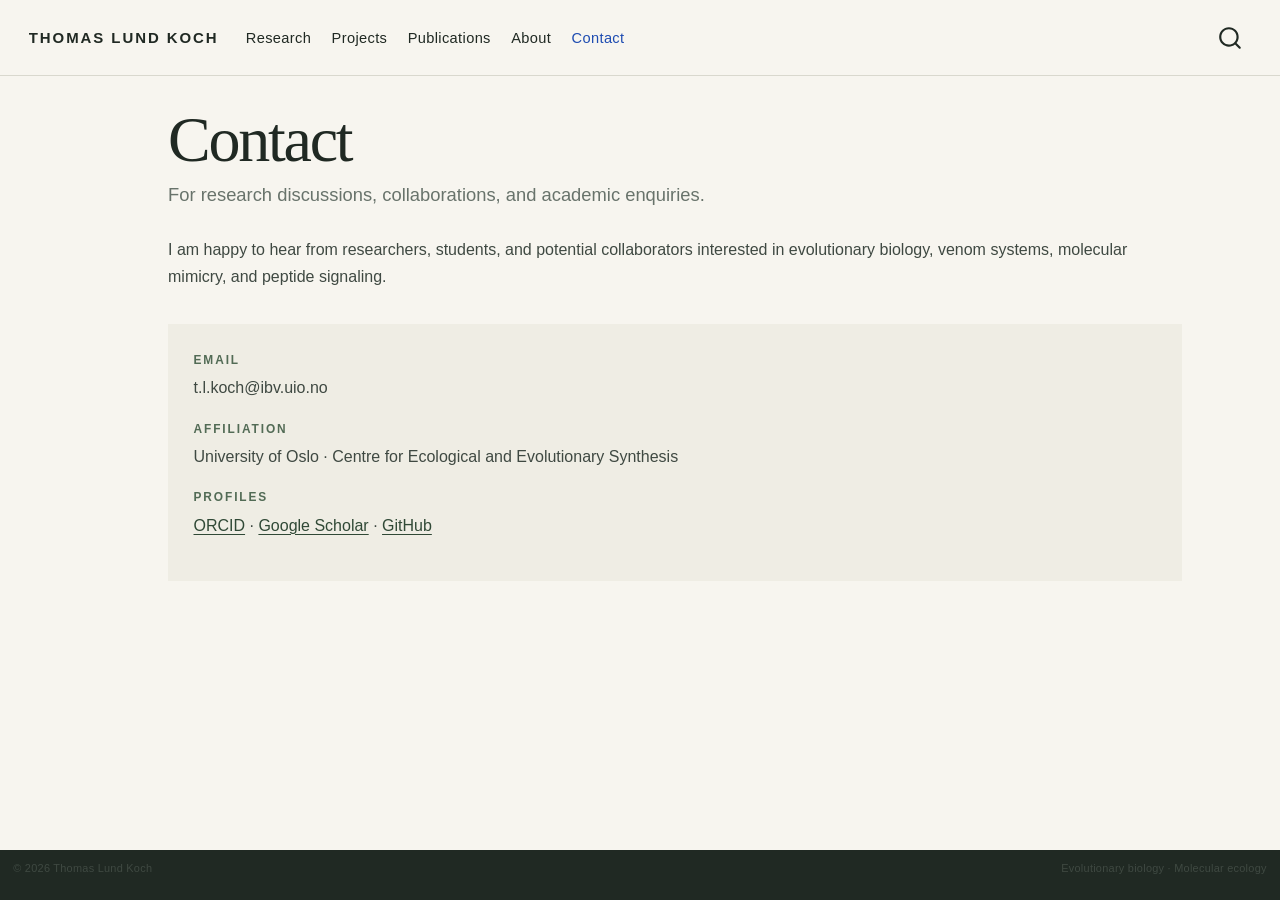
<file: docs/contact.html>
<!DOCTYPE html>
<html xmlns="http://www.w3.org/1999/xhtml" lang="en" xml:lang="en"><head>

<meta charset="utf-8">
<meta name="generator" content="quarto-1.11.9">

<meta name="viewport" content="width=device-width, initial-scale=1.0, user-scalable=yes">


<title>Contact – Thomas Lund Koch</title>
<style>
/* Default styles provided by pandoc.
** See https://pandoc.org/MANUAL.html#variables-for-html for config info.
*/
span.smallcaps{font-variant: small-caps;}
div.columns{display: flex; gap: 1.5em;}
div.column{flex: auto;}
@media screen {
div.columns{gap: min(4vw, 1.5em);}
div.column{overflow-x: auto;}
}
div.hanging-indent{margin-left: 1.5em; text-indent: -1.5em;}
ul.task-list{list-style: none;}
ul.task-list li input[type="checkbox"] {
  width: 0.8em;
  margin: 0 0.8em 0.2em -1em; /* quarto-specific, see https://github.com/quarto-dev/quarto-cli/issues/4556 */ 
  vertical-align: middle;
}
</style>


<script src="site_libs/quarto-nav/quarto-nav.js"></script>
<script src="site_libs/clipboard/clipboard.min.js"></script>
<script src="site_libs/quarto-search/autocomplete.umd.js"></script>
<script src="site_libs/quarto-search/fuse.min.js"></script>
<script src="site_libs/quarto-search/quarto-search.js"></script>
<meta name="quarto:offset" content="./">
<script src="site_libs/quarto-html/quarto.js" type="module"></script>
<script src="site_libs/quarto-html/tabsets/tabsets.js" type="module"></script>
<script src="site_libs/quarto-html/scrollable-regions/scrollable-regions.js" type="module"></script>
<script src="site_libs/quarto-html/popper.min.js"></script>
<script src="site_libs/quarto-html/tippy.umd.min.js"></script>
<script src="site_libs/quarto-html/anchor.min.js"></script>
<link href="site_libs/quarto-html/tippy.css" rel="stylesheet">
<link href="site_libs/quarto-html/quarto-syntax-highlighting-63b5708e65d6cd79cd7618c58d0c21e7.css" rel="stylesheet" id="quarto-text-highlighting-styles">
<script src="site_libs/bootstrap/bootstrap.min.js"></script>
<link href="site_libs/bootstrap/bootstrap-icons.css" rel="stylesheet">
<link href="site_libs/bootstrap/bootstrap-488295349c9a15e4b0f288c9e996d0d8.min.css" rel="stylesheet" append-hash="true" id="quarto-bootstrap" data-mode="light">
<script id="quarto-search-options" type="application/json">{
  "location": "navbar",
  "copy-button": false,
  "collapse-after": 3,
  "panel-placement": "end",
  "type": "overlay",
  "limit": 50,
  "keyboard-shortcut": [
    "f",
    "/",
    "s"
  ],
  "show-item-context": false,
  "language": {
    "search-no-results-text": "No results",
    "search-matching-documents-text": "matching documents",
    "search-copy-link-title": "Copy link to search",
    "search-hide-matches-text": "Hide additional matches",
    "search-more-match-text": "more match in this document",
    "search-more-matches-text": "more matches in this document",
    "search-clear-button-title": "Clear",
    "search-text-placeholder": "",
    "search-detached-cancel-button-title": "Cancel",
    "search-submit-button-title": "Submit",
    "search-label": "Search"
  }
}</script>
<style>html{ scroll-behavior: smooth; }</style>


<link rel="stylesheet" href="styles.css">
</head>

<body class="nav-fixed fullcontent quarto-light"><a id="quarto-skip-link" class="visually-hidden-focusable" href="#quarto-document-content">Skip to main content</a>

<div id="quarto-search-results"></div>
  <header id="quarto-header" class="headroom fixed-top">
    <nav class="navbar navbar-expand-lg " data-bs-theme="dark" aria-label="Site">
      <div class="navbar-container container-fluid">
      <div class="navbar-brand-container mx-auto">
    <a class="navbar-brand" href="./index.html">
    <span class="navbar-title">THOMAS LUND KOCH</span>
    </a>
  </div>
          <button class="navbar-toggler" type="button" data-bs-toggle="collapse" data-bs-target="#navbarCollapse" aria-controls="navbarCollapse" aria-expanded="false" aria-label="Toggle navigation" onclick="if (window.quartoToggleHeadroom) { window.quartoToggleHeadroom(); }">
  <span class="navbar-toggler-icon"></span>
</button>
          <div class="collapse navbar-collapse" id="navbarCollapse">
            <ul class="navbar-nav navbar-nav-scroll me-auto">
  <li class="nav-item">
    <a class="nav-link" href="./research.html"> 
<span class="menu-text">Research</span></a>
  </li>  
  <li class="nav-item">
    <a class="nav-link" href="./projects.html"> 
<span class="menu-text">Projects</span></a>
  </li>  
  <li class="nav-item">
    <a class="nav-link" href="./publications.html"> 
<span class="menu-text">Publications</span></a>
  </li>  
  <li class="nav-item">
    <a class="nav-link" href="./about.html"> 
<span class="menu-text">About</span></a>
  </li>  
  <li class="nav-item">
    <a class="nav-link active" href="./contact.html" aria-current="page"> 
<span class="menu-text">Contact</span></a>
  </li>  
</ul>
          </div> <!-- /navcollapse -->
            <div class="quarto-navbar-tools">
</div>
            <div id="quarto-search" class="" title="Search"></div>
      </div> <!-- /container-fluid -->
    </nav>
</header>
<!-- content -->
<div id="quarto-content" class="quarto-container page-columns page-rows-contents page-layout-article page-navbar">
<!-- sidebar -->
<!-- margin-sidebar -->
    
<!-- main -->
<main class="content" id="quarto-document-content" tabindex="-1">

<header id="title-block-header" class="quarto-title-block default">
<div class="quarto-title">
<h1 class="title">Contact</h1>
<p class="subtitle lead">For research discussions, collaborations, and academic enquiries.</p>
</div>



<div class="quarto-title-meta">

    
  
    
  </div>
  


</header>


<p>I am happy to hear from researchers, students, and potential collaborators interested in evolutionary biology, venom systems, molecular mimicry, and peptide signaling.</p>
<div class="contact-panel">
<div class="contact-label">
EMAIL
</div>
<p>t.l.koch@ibv.uio.no</p>
<div class="contact-label">
AFFILIATION
</div>
<p>University of Oslo · Centre for Ecological and Evolutionary Synthesis</p>
<div class="contact-label">
PROFILES
</div>
<p><a href="https://orcid.org/0000-0002-8489-0375">ORCID</a> · <a href="https://scholar.google.com/https://scholar.google.com/citations?user=TzP53CcAAAAJ&amp;hl=en">Google Scholar</a> · <a href="https://github.com/Thomaslundkoch">GitHub</a></p>
</div>



</main> <!-- /main -->
<script id="quarto-html-after-body" type="application/javascript">
  window.document.addEventListener("DOMContentLoaded", function (event) {
    const icon = "";
    const anchorJS = new window.AnchorJS();
    anchorJS.options = {
      placement: 'right',
      icon: icon
    };
    anchorJS.add('.anchored');
    const isCodeAnnotation = (el) => {
      for (const clz of el.classList) {
        if (clz.startsWith('code-annotation-')) {                     
          return true;
        }
      }
      return false;
    }
    const onCopySuccess = function(e) {
      // button target
      const button = e.trigger;
      // don't keep focus
      button.blur();
      // flash "checked"
      button.classList.add('code-copy-button-checked');
      var currentTitle = button.getAttribute("title");
      button.setAttribute("title", "Copied!");
      let tooltip;
      if (window.bootstrap) {
        button.setAttribute("data-bs-toggle", "tooltip");
        button.setAttribute("data-bs-placement", "left");
        button.setAttribute("data-bs-title", "Copied!");
        tooltip = new bootstrap.Tooltip(button, 
          { trigger: "manual", 
            customClass: "code-copy-button-tooltip",
            offset: [0, -8]});
        tooltip.show();    
      }
      setTimeout(function() {
        if (tooltip) {
          tooltip.hide();
          button.removeAttribute("data-bs-title");
          button.removeAttribute("data-bs-toggle");
          button.removeAttribute("data-bs-placement");
        }
        button.setAttribute("title", currentTitle);
        button.classList.remove('code-copy-button-checked');
      }, 1000);
      // clear code selection
      e.clearSelection();
    }
    const getTextToCopy = function(trigger) {
      const outerScaffold = trigger.parentElement.cloneNode(true);
      const codeEl = outerScaffold.querySelector('code');
      for (const childEl of codeEl.children) {
        if (isCodeAnnotation(childEl)) {
          childEl.remove();
        }
      }
      return codeEl.innerText;
    }
    const clipboard = new window.ClipboardJS('.code-copy-button:not([data-in-quarto-modal])', {
      text: getTextToCopy
    });
    clipboard.on('success', onCopySuccess);
    if (window.document.getElementById('quarto-embedded-source-code-modal')) {
      const clipboardModal = new window.ClipboardJS('.code-copy-button[data-in-quarto-modal]', {
        text: getTextToCopy,
        container: window.document.getElementById('quarto-embedded-source-code-modal')
      });
      clipboardModal.on('success', onCopySuccess);
    }
      var localhostRegex = new RegExp(/^(?:http|https):\/\/localhost\:?[0-9]*\//);
      var mailtoRegex = new RegExp(/^mailto:/);
        var filterRegex = new RegExp('/' + window.location.host + '/');
      const newWindowLabel = "(opens in a new tab)";
      const newWindowNoteId = "quarto-ext-newwindow-label";
      // Links reference one hidden label through aria-describedby, so the
      // announcement never changes their accessible name.
      var describeNewWindow = (link) => {
        if (!window.document.getElementById(newWindowNoteId)) {
          var newWindowNote = window.document.createElement("span");
          newWindowNote.id = newWindowNoteId;
          newWindowNote.hidden = true;
          newWindowNote.textContent = newWindowLabel;
          window.document.body.appendChild(newWindowNote);
        }
        var describedBy = (link.getAttribute("aria-describedby") || "").split(/\s+/).filter(Boolean);
        if (!describedBy.includes(newWindowNoteId)) {
          describedBy.push(newWindowNoteId);
          link.setAttribute("aria-describedby", describedBy.join(" "));
        }
      }
      var isInternal = (href) => {
          return filterRegex.test(href) || localhostRegex.test(href) || mailtoRegex.test(href);
      }
      // Inspect non-navigation links and adorn them if external
      window.quartoDecorateExternalLinks = function (root) {
     var links = (root || window.document).querySelectorAll('a[href]:not(.nav-link):not(.navbar-brand):not(.toc-action):not(.sidebar-link):not(.sidebar-item-toggle):not(.pagination-link):not(.no-external):not([aria-hidden]):not(.dropdown-item):not(.quarto-navigation-tool):not(.about-link)');
      for (var i=0; i<links.length; i++) {
        const link = links[i];
        if (!isInternal(link.href)) {
          // undo the damage that might have been done by quarto-nav.js in the case of
          // links that we want to consider external
          if (link.dataset.originalHref !== undefined) {
            link.href = link.dataset.originalHref;
          }
            // target, if specified
            link.setAttribute("target", "_blank");
            if (link.getAttribute("rel") === null) {
              link.setAttribute("rel", "noopener");
            }
            describeNewWindow(link);
          if (!link.classList.contains('no-external-icon')) {
          }
        }
      }
      };
      window.quartoDecorateExternalLinks(window.document);
    // Esc closes the popup (WCAG 1.4.13) and focus leaving both trigger and
    // popup closes it (WCAG 2.4.11); tippy handles neither for interactive popups.
    const hideOnEscAndFocusOut = {
      name: 'hideOnEscAndFocusOut',
      defaultValue: true,
      fn(instance) {
        const dismiss = () => {
          // A show scheduled by the trigger delay would otherwise reopen it
          instance.clearDelayTimeouts();
          instance.hide();
        };
        const onKeyDown = (event) => {
          if (event.key !== 'Escape') {
            return;
          }
          // Keep Esc from also reaching page handlers (e.g. reveal.js overview),
          // except an open reveal.js slide menu, which Esc should close too.
          // The menu handles keys only when its keyboard option is on.
          const menuHandlesEsc = window.Reveal?.getPlugin?.('menu')?.isOpen() &&
            window.Reveal.getConfig().menu?.keyboard !== false;
          if (!menuHandlesEsc) {
            event.stopPropagation();
          }
          if (instance.popper.contains(window.document.activeElement)) {
            // Disabled while refocusing so the focus trigger does not reopen it
            instance.disable();
            instance.reference.focus();
            instance.enable();
          }
          dismiss();
        };
        const onFocusOut = (event) => {
          const target = event.relatedTarget;
          if (target && !instance.reference.contains(target) &&
              !instance.popper.contains(target)) {
            dismiss();
          }
        };
        // On the trigger too: a click trigger (code-annotations: select) has no
        // blur handling. Attached for the instance's lifetime so leaving the
        // trigger also cancels a show still pending on the trigger delay.
        instance.reference.addEventListener('focusout', onFocusOut);
        return {
          onShow() {
            window.document.addEventListener('keydown', onKeyDown, true);
            instance.popper.addEventListener('focusout', onFocusOut);
          },
          onHide() {
            window.document.removeEventListener('keydown', onKeyDown, true);
            instance.popper.removeEventListener('focusout', onFocusOut);
          },
          onDestroy() {
            instance.reference.removeEventListener('focusout', onFocusOut);
          },
        };
      },
    };
    function tippyHover(el, contentFn, onTriggerFn, onUntriggerFn) {
      const config = {
        allowHTML: true,
        maxWidth: 500,
        delay: 100,
        arrow: false,
        appendTo: function(el) {
            return el.parentElement;
        },
        interactive: true,
        interactiveBorder: 10,
        theme: 'quarto',
        placement: 'bottom-start',
        plugins: [hideOnEscAndFocusOut],
      };
      if (contentFn) {
        config.content = contentFn;
      }
      if (onTriggerFn) {
        config.onTrigger = onTriggerFn;
      }
      if (onUntriggerFn) {
        config.onUntrigger = onUntriggerFn;
      }
      window.tippy(el, config); 
    }
    const noterefs = window.document.querySelectorAll('a[role="doc-noteref"]');
    for (var i=0; i<noterefs.length; i++) {
      const ref = noterefs[i];
      tippyHover(ref, function() {
        // use id or data attribute instead here
        let href = ref.getAttribute('data-footnote-href') || ref.getAttribute('href');
        try { href = new URL(href).hash; } catch {}
        const id = href.replace(/^#\/?/, "");
        const note = window.document.getElementById(id);
        if (note) {
          return note.innerHTML;
        } else {
          return "";
        }
      });
    }
    const xrefs = window.document.querySelectorAll('a.quarto-xref');
    const processXRef = (id, note) => {
      // Strip column container classes
      const stripColumnClz = (el) => {
        el.classList.remove("page-full", "page-columns");
        if (el.children) {
          for (const child of el.children) {
            stripColumnClz(child);
          }
        }
      }
      stripColumnClz(note)
      if (id === null || id.startsWith('sec-')) {
        // Special case sections, only their first couple elements
        const container = document.createElement("div");
        if (note.children && note.children.length > 2) {
          container.appendChild(note.children[0].cloneNode(true));
          for (let i = 1; i < note.children.length; i++) {
            const child = note.children[i];
            if (child.tagName === "P" && child.innerText === "") {
              continue;
            } else {
              container.appendChild(child.cloneNode(true));
              break;
            }
          }
          if (window.Quarto?.typesetMath) {
            window.Quarto.typesetMath(container);
          }
          return container.innerHTML
        } else {
          if (window.Quarto?.typesetMath) {
            window.Quarto.typesetMath(note);
          }
          return note.innerHTML;
        }
      } else {
        // Remove any anchor links if they are present
        const anchorLink = note.querySelector('a.anchorjs-link');
        if (anchorLink) {
          anchorLink.remove();
        }
        if (window.Quarto?.typesetMath) {
          window.Quarto.typesetMath(note);
        }
        if (note.classList.contains("callout")) {
          return note.outerHTML;
        } else {
          return note.innerHTML;
        }
      }
    }
    for (var i=0; i<xrefs.length; i++) {
      const xref = xrefs[i];
      tippyHover(xref, undefined, function(instance) {
        instance.disable();
        let url = xref.getAttribute('href');
        let hash = undefined; 
        if (url.startsWith('#')) {
          hash = url;
        } else {
          try { hash = new URL(url).hash; } catch {}
        }
        if (hash) {
          const id = hash.replace(/^#\/?/, "");
          const note = window.document.getElementById(id);
          if (note !== null) {
            try {
              const html = processXRef(id, note.cloneNode(true));
              instance.setContent(html);
            } finally {
              instance.enable();
              instance.show();
            }
          } else {
            // See if we can fetch this
            fetch(url.split('#')[0])
            .then(res => res.text())
            .then(html => {
              const parser = new DOMParser();
              const htmlDoc = parser.parseFromString(html, "text/html");
              const note = htmlDoc.getElementById(id);
              if (note !== null) {
                const html = processXRef(id, note);
                instance.setContent(html);
              } 
            }).finally(() => {
              instance.enable();
              instance.show();
            });
          }
        } else {
          // See if we can fetch a full url (with no hash to target)
          // This is a special case and we should probably do some content thinning / targeting
          fetch(url)
          .then(res => res.text())
          .then(html => {
            const parser = new DOMParser();
            const htmlDoc = parser.parseFromString(html, "text/html");
            const note = htmlDoc.querySelector('main.content');
            if (note !== null) {
              // This should only happen for chapter cross references
              // (since there is no id in the URL)
              // remove the first header
              if (note.children.length > 0 && note.children[0].tagName === "HEADER") {
                note.children[0].remove();
              }
              const html = processXRef(null, note);
              instance.setContent(html);
            } 
          }).finally(() => {
            instance.enable();
            instance.show();
          });
        }
      }, function(instance) {
      });
    }
        let selectedAnnoteEl;
        const selectorForAnnotation = ( cell, annotation) => {
          let cellAttr = 'data-code-cell="' + cell + '"';
          let lineAttr = 'data-code-annotation="' +  annotation + '"';
          const selector = 'span[' + cellAttr + '][' + lineAttr + ']';
          return selector;
        }
        const selectCodeLines = (annoteEl) => {
          const doc = window.document;
          const targetCell = annoteEl.getAttribute("data-target-cell");
          const targetAnnotation = annoteEl.getAttribute("data-target-annotation");
          const annoteSpan = window.document.querySelector(selectorForAnnotation(targetCell, targetAnnotation));
          const lines = annoteSpan.getAttribute("data-code-lines").split(",");
          const lineIds = lines.map((line) => {
            return targetCell + "-" + line;
          })
          // Each band is positioned against its own containing block, which is
          // not the offsetParent of the lines, so place it from client rects.
          const placeBand = (band, firstEl, lastEl, codeBlock) => {
            const container = band.offsetParent;
            if (container === null) {
              return;
            }
            const containerRect = container.getBoundingClientRect();
            // Reveal.js scales slides with a transform, so convert client
            // pixels back to the CSS pixels of the container.
            const scale = containerRect.height / container.offsetHeight || 1;
            const firstRect = firstEl.getBoundingClientRect();
            const lastRect = lastEl.getBoundingClientRect();
            const top = (firstRect.top - containerRect.top) / scale - container.clientTop + container.scrollTop;
            const height = (lastRect.bottom - firstRect.top) / scale;
            band.style.top = top - 2 + "px";
            band.style.height = height + 4 + "px";
            if (codeBlock) {
              // Without the copy button wrapper, the containing block is wider
              // than the code block, so span the code block explicitly.
              const blockRect = codeBlock.getBoundingClientRect();
              band.style.left = (blockRect.left - containerRect.left) / scale - container.clientLeft + container.scrollLeft + "px";
              band.style.width = blockRect.width / scale + "px";
            }
          };
          if (lineIds.length > 0) {
            const el = window.document.getElementById(lineIds[0]);
            const lastEl = window.document.getElementById(lineIds[lineIds.length - 1]);
            const parent = el.parentElement.parentElement;
            // cook up a div (if necessary) and position it
            let div = window.document.getElementById("code-annotation-line-highlight");
            if (div === null) {
              div = window.document.createElement("div");
              div.setAttribute("id", "code-annotation-line-highlight");
              div.style.position = 'absolute';
              parent.appendChild(div);
            }
            placeBand(div, el, lastEl, parent.closest("div.sourceCode") || parent);
            let gutterDiv = window.document.getElementById("code-annotation-line-highlight-gutter");
            if (gutterDiv === null) {
              gutterDiv = window.document.createElement("div");
              gutterDiv.setAttribute("id", "code-annotation-line-highlight-gutter");
              gutterDiv.style.position = 'absolute';
              const codeCell = window.document.getElementById(targetCell);
              const gutter = codeCell.querySelector('.code-annotation-gutter');
              gutter.appendChild(gutterDiv);
            }
            placeBand(gutterDiv, el, lastEl);
            selectedAnnoteEl = annoteEl;
          }
        };
        const unselectCodeLines = () => {
          const elementsIds = ["code-annotation-line-highlight", "code-annotation-line-highlight-gutter"];
          elementsIds.forEach((elId) => {
            const div = window.document.getElementById(elId);
            if (div) {
              div.remove();
            }
          });
          selectedAnnoteEl = undefined;
        };
          // Handle positioning of the toggle
      window.addEventListener(
        "resize",
        throttle(() => {
          elRect = undefined;
          if (selectedAnnoteEl) {
            selectCodeLines(selectedAnnoteEl);
          }
        }, 10)
      );
      function throttle(fn, ms) {
      let throttle = false;
      let timer;
        return (...args) => {
          if(!throttle) { // first call gets through
              fn.apply(this, args);
              throttle = true;
          } else { // all the others get throttled
              if(timer) clearTimeout(timer); // cancel #2
              timer = setTimeout(() => {
                fn.apply(this, args);
                timer = throttle = false;
              }, ms);
          }
        };
      }
        // Attach click handler to the DT
        const annoteDls = window.document.querySelectorAll('dt[data-target-cell]');
        for (const annoteDlNode of annoteDls) {
          annoteDlNode.addEventListener('click', (event) => {
            const clickedEl = event.target;
            if (clickedEl !== selectedAnnoteEl) {
              unselectCodeLines();
              const activeEl = window.document.querySelector('dt[data-target-cell].code-annotation-active');
              if (activeEl) {
                activeEl.classList.remove('code-annotation-active');
              }
              selectCodeLines(clickedEl);
              clickedEl.classList.add('code-annotation-active');
            } else {
              // Unselect the line
              unselectCodeLines();
              clickedEl.classList.remove('code-annotation-active');
            }
          });
        }
    const findCites = (el) => {
      const parentEl = el.parentElement;
      if (parentEl) {
        const cites = parentEl.dataset.cites;
        if (cites) {
          return {
            el,
            cites: cites.split(' ')
          };
        } else {
          return findCites(el.parentElement)
        }
      } else {
        return undefined;
      }
    };
    var bibliorefs = window.document.querySelectorAll('a[role="doc-biblioref"]');
    for (var i=0; i<bibliorefs.length; i++) {
      const ref = bibliorefs[i];
      const citeInfo = findCites(ref);
      if (citeInfo) {
        tippyHover(citeInfo.el, function() {
          var popup = window.document.createElement('div');
          citeInfo.cites.forEach(function(cite) {
            var citeDiv = window.document.createElement('div');
            citeDiv.classList.add('hanging-indent');
            citeDiv.classList.add('csl-entry');
            var biblioDiv = window.document.getElementById('ref-' + cite);
            if (biblioDiv) {
              citeDiv.innerHTML = biblioDiv.innerHTML;
            }
            popup.appendChild(citeDiv);
          });
          return popup.innerHTML;
        });
      }
    }
  });
  </script>
  <script type="application/javascript">
  window.quartoScrollableRegionsLabels = {"code":"Scrollable code","output":"Scrollable output"};
  </script>
</div> <!-- /content -->
<footer class="footer">
  <div class="nav-footer">
    <div class="nav-footer-left">
<p>© 2026 Thomas Lund Koch</p>
</div>   
    <div class="nav-footer-center">
      &nbsp;
    </div>
    <div class="nav-footer-right">
<p>Evolutionary biology · Molecular ecology</p>
</div>
  </div>
</footer>




<script src="site_libs/quarto-html/zenscroll-min.js"></script>
</body></html>
</file>
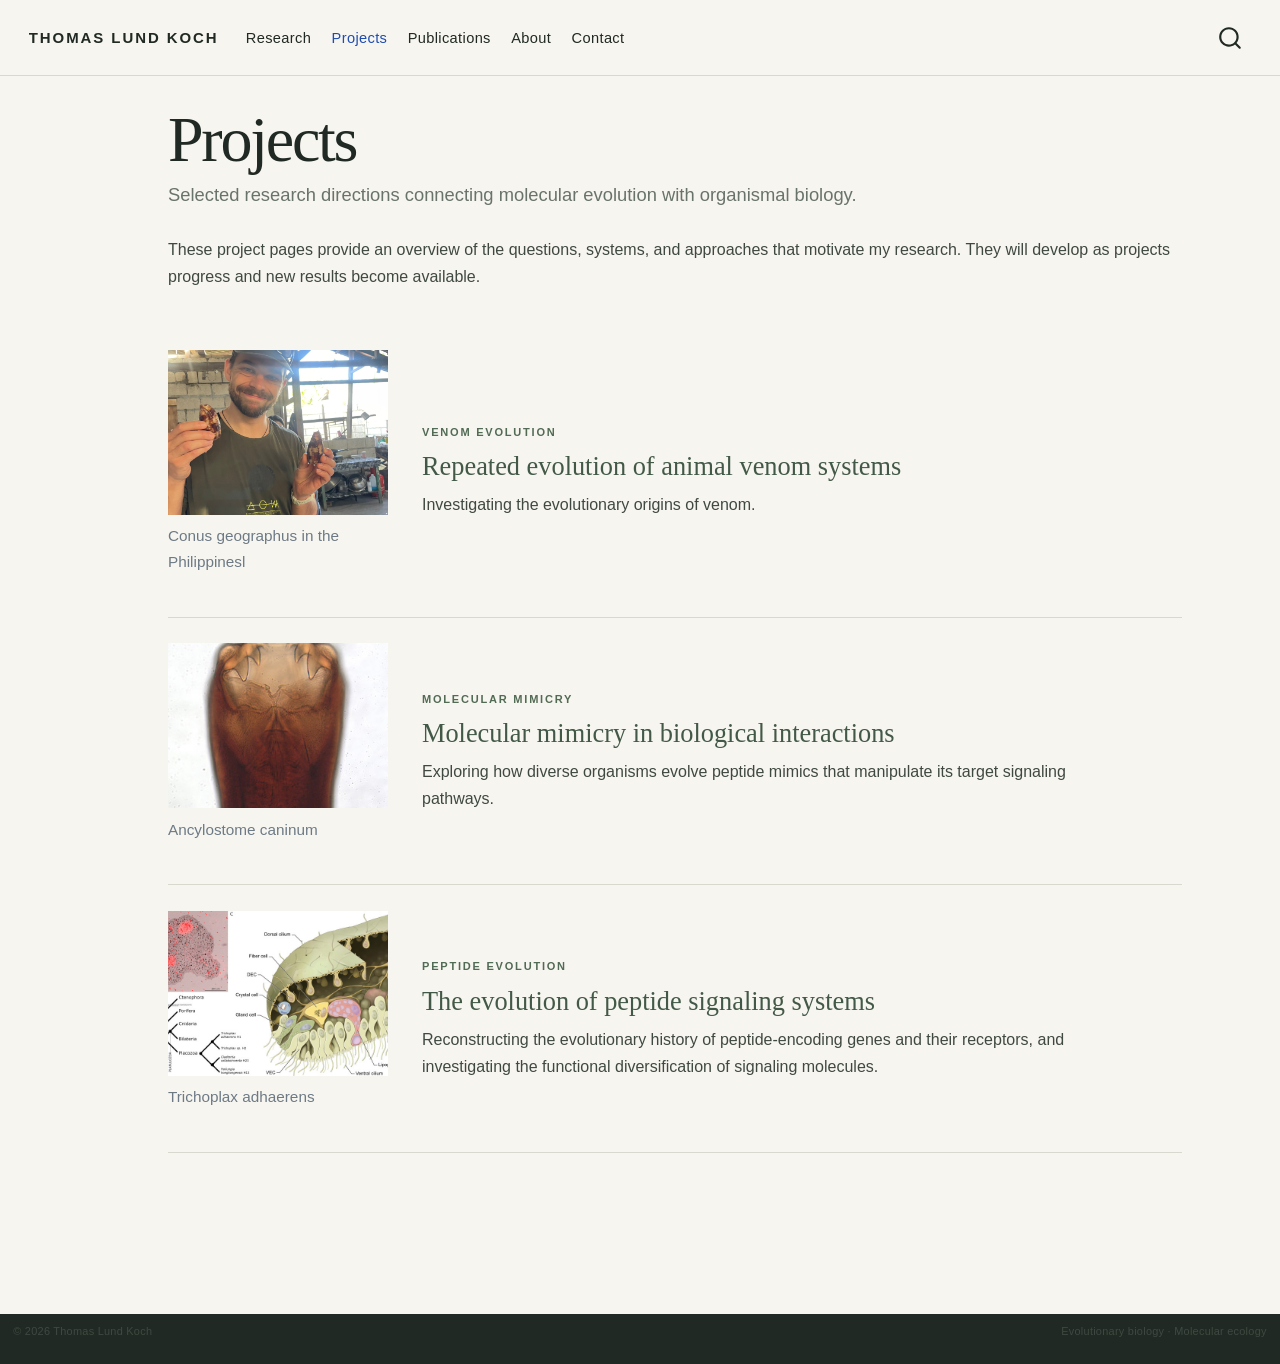
<file: docs/projects.html>
<!DOCTYPE html>
<html xmlns="http://www.w3.org/1999/xhtml" lang="en" xml:lang="en"><head>

<meta charset="utf-8">
<meta name="generator" content="quarto-1.11.9">

<meta name="viewport" content="width=device-width, initial-scale=1.0, user-scalable=yes">


<title>Projects – Thomas Lund Koch</title>
<style>
/* Default styles provided by pandoc.
** See https://pandoc.org/MANUAL.html#variables-for-html for config info.
*/
span.smallcaps{font-variant: small-caps;}
div.columns{display: flex; gap: 1.5em;}
div.column{flex: auto;}
@media screen {
div.columns{gap: min(4vw, 1.5em);}
div.column{overflow-x: auto;}
}
div.hanging-indent{margin-left: 1.5em; text-indent: -1.5em;}
ul.task-list{list-style: none;}
ul.task-list li input[type="checkbox"] {
  width: 0.8em;
  margin: 0 0.8em 0.2em -1em; /* quarto-specific, see https://github.com/quarto-dev/quarto-cli/issues/4556 */ 
  vertical-align: middle;
}
</style>


<script src="site_libs/quarto-nav/quarto-nav.js"></script>
<script src="site_libs/clipboard/clipboard.min.js"></script>
<script src="site_libs/quarto-search/autocomplete.umd.js"></script>
<script src="site_libs/quarto-search/fuse.min.js"></script>
<script src="site_libs/quarto-search/quarto-search.js"></script>
<meta name="quarto:offset" content="./">
<script src="site_libs/quarto-html/quarto.js" type="module"></script>
<script src="site_libs/quarto-html/tabsets/tabsets.js" type="module"></script>
<script src="site_libs/quarto-html/scrollable-regions/scrollable-regions.js" type="module"></script>
<script src="site_libs/quarto-html/popper.min.js"></script>
<script src="site_libs/quarto-html/tippy.umd.min.js"></script>
<script src="site_libs/quarto-html/anchor.min.js"></script>
<link href="site_libs/quarto-html/tippy.css" rel="stylesheet">
<link href="site_libs/quarto-html/quarto-syntax-highlighting-63b5708e65d6cd79cd7618c58d0c21e7.css" rel="stylesheet" id="quarto-text-highlighting-styles">
<script src="site_libs/bootstrap/bootstrap.min.js"></script>
<link href="site_libs/bootstrap/bootstrap-icons.css" rel="stylesheet">
<link href="site_libs/bootstrap/bootstrap-488295349c9a15e4b0f288c9e996d0d8.min.css" rel="stylesheet" append-hash="true" id="quarto-bootstrap" data-mode="light">
<script id="quarto-search-options" type="application/json">{
  "location": "navbar",
  "copy-button": false,
  "collapse-after": 3,
  "panel-placement": "end",
  "type": "overlay",
  "limit": 50,
  "keyboard-shortcut": [
    "f",
    "/",
    "s"
  ],
  "show-item-context": false,
  "language": {
    "search-no-results-text": "No results",
    "search-matching-documents-text": "matching documents",
    "search-copy-link-title": "Copy link to search",
    "search-hide-matches-text": "Hide additional matches",
    "search-more-match-text": "more match in this document",
    "search-more-matches-text": "more matches in this document",
    "search-clear-button-title": "Clear",
    "search-text-placeholder": "",
    "search-detached-cancel-button-title": "Cancel",
    "search-submit-button-title": "Submit",
    "search-label": "Search"
  }
}</script>
<style>html{ scroll-behavior: smooth; }</style>


<link rel="stylesheet" href="styles.css">
</head>

<body class="nav-fixed fullcontent quarto-light"><a id="quarto-skip-link" class="visually-hidden-focusable" href="#quarto-document-content">Skip to main content</a>

<div id="quarto-search-results"></div>
  <header id="quarto-header" class="headroom fixed-top">
    <nav class="navbar navbar-expand-lg " data-bs-theme="dark" aria-label="Site">
      <div class="navbar-container container-fluid">
      <div class="navbar-brand-container mx-auto">
    <a class="navbar-brand" href="./index.html">
    <span class="navbar-title">THOMAS LUND KOCH</span>
    </a>
  </div>
          <button class="navbar-toggler" type="button" data-bs-toggle="collapse" data-bs-target="#navbarCollapse" aria-controls="navbarCollapse" aria-expanded="false" aria-label="Toggle navigation" onclick="if (window.quartoToggleHeadroom) { window.quartoToggleHeadroom(); }">
  <span class="navbar-toggler-icon"></span>
</button>
          <div class="collapse navbar-collapse" id="navbarCollapse">
            <ul class="navbar-nav navbar-nav-scroll me-auto">
  <li class="nav-item">
    <a class="nav-link" href="./research.html"> 
<span class="menu-text">Research</span></a>
  </li>  
  <li class="nav-item">
    <a class="nav-link active" href="./projects.html" aria-current="page"> 
<span class="menu-text">Projects</span></a>
  </li>  
  <li class="nav-item">
    <a class="nav-link" href="./publications.html"> 
<span class="menu-text">Publications</span></a>
  </li>  
  <li class="nav-item">
    <a class="nav-link" href="./about.html"> 
<span class="menu-text">About</span></a>
  </li>  
  <li class="nav-item">
    <a class="nav-link" href="./contact.html"> 
<span class="menu-text">Contact</span></a>
  </li>  
</ul>
          </div> <!-- /navcollapse -->
            <div class="quarto-navbar-tools">
</div>
            <div id="quarto-search" class="" title="Search"></div>
      </div> <!-- /container-fluid -->
    </nav>
</header>
<!-- content -->
<div id="quarto-content" class="quarto-container page-columns page-rows-contents page-layout-article page-navbar">
<!-- sidebar -->
<!-- margin-sidebar -->
    
<!-- main -->
<main class="content" id="quarto-document-content" tabindex="-1">

<header id="title-block-header" class="quarto-title-block default">
<div class="quarto-title">
<h1 class="title">Projects</h1>
<p class="subtitle lead">Selected research directions connecting molecular evolution with organismal biology.</p>
</div>



<div class="quarto-title-meta">

    
  
    
  </div>
  


</header>


<p>These project pages provide an overview of the questions, systems, and approaches that motivate my research. They will develop as projects progress and new results become available.</p>
<div class="project-list">
<div class="project-row">
<div class="quarto-figure quarto-figure-center">
<figure class="figure">
<p><img src="images/geographus.jpg" class="project-thumb img-fluid figure-img"></p>
<figcaption>Conus geographus in the Philippinesl</figcaption>
</figure>
</div>
<div>
<div class="card-kicker">
VENOM EVOLUTION
</div>
<h3 class="anchored">
<a href="./projects/venom-evolution.html">Repeated evolution of animal venom systems</a>
</h3>
<p>
Investigating the evolutionary origins of venom.
</p>
</div>
</div>
<div class="project-row">
<div class="quarto-figure quarto-figure-center">
<figure class="figure">
<p><img src="images/ancylostome.jpg" class="project-thumb img-fluid figure-img"></p>
<figcaption>Ancylostome caninum</figcaption>
</figure>
</div>
<div>
<div class="card-kicker">
MOLECULAR MIMICRY
</div>
<h3 class="anchored">
<a href="./projects/molecular-mimicry.html">Molecular mimicry in biological interactions</a>
</h3>
<p>
Exploring how diverse organisms evolve peptide mimics that manipulate its target signaling pathways.
</p>
</div>
</div>
<div class="project-row">
<div class="quarto-figure quarto-figure-center">
<figure class="figure">
<p><img src="images/trichoplax.jpeg" class="project-thumb img-fluid figure-img"></p>
<figcaption>Trichoplax adhaerens</figcaption>
</figure>
</div>
<div>
<div class="card-kicker">
PEPTIDE EVOLUTION
</div>
<h3 class="anchored">
<a href="./projects/peptide-signaling.html">The evolution of peptide signaling systems</a>
</h3>
<p>
Reconstructing the evolutionary history of peptide-encoding genes and their receptors, and investigating the functional diversification of signaling molecules.
</p>
</div>
</div>
</div>



</main> <!-- /main -->
<script id="quarto-html-after-body" type="application/javascript">
  window.document.addEventListener("DOMContentLoaded", function (event) {
    const icon = "";
    const anchorJS = new window.AnchorJS();
    anchorJS.options = {
      placement: 'right',
      icon: icon
    };
    anchorJS.add('.anchored');
    const isCodeAnnotation = (el) => {
      for (const clz of el.classList) {
        if (clz.startsWith('code-annotation-')) {                     
          return true;
        }
      }
      return false;
    }
    const onCopySuccess = function(e) {
      // button target
      const button = e.trigger;
      // don't keep focus
      button.blur();
      // flash "checked"
      button.classList.add('code-copy-button-checked');
      var currentTitle = button.getAttribute("title");
      button.setAttribute("title", "Copied!");
      let tooltip;
      if (window.bootstrap) {
        button.setAttribute("data-bs-toggle", "tooltip");
        button.setAttribute("data-bs-placement", "left");
        button.setAttribute("data-bs-title", "Copied!");
        tooltip = new bootstrap.Tooltip(button, 
          { trigger: "manual", 
            customClass: "code-copy-button-tooltip",
            offset: [0, -8]});
        tooltip.show();    
      }
      setTimeout(function() {
        if (tooltip) {
          tooltip.hide();
          button.removeAttribute("data-bs-title");
          button.removeAttribute("data-bs-toggle");
          button.removeAttribute("data-bs-placement");
        }
        button.setAttribute("title", currentTitle);
        button.classList.remove('code-copy-button-checked');
      }, 1000);
      // clear code selection
      e.clearSelection();
    }
    const getTextToCopy = function(trigger) {
      const outerScaffold = trigger.parentElement.cloneNode(true);
      const codeEl = outerScaffold.querySelector('code');
      for (const childEl of codeEl.children) {
        if (isCodeAnnotation(childEl)) {
          childEl.remove();
        }
      }
      return codeEl.innerText;
    }
    const clipboard = new window.ClipboardJS('.code-copy-button:not([data-in-quarto-modal])', {
      text: getTextToCopy
    });
    clipboard.on('success', onCopySuccess);
    if (window.document.getElementById('quarto-embedded-source-code-modal')) {
      const clipboardModal = new window.ClipboardJS('.code-copy-button[data-in-quarto-modal]', {
        text: getTextToCopy,
        container: window.document.getElementById('quarto-embedded-source-code-modal')
      });
      clipboardModal.on('success', onCopySuccess);
    }
      var localhostRegex = new RegExp(/^(?:http|https):\/\/localhost\:?[0-9]*\//);
      var mailtoRegex = new RegExp(/^mailto:/);
        var filterRegex = new RegExp('/' + window.location.host + '/');
      const newWindowLabel = "(opens in a new tab)";
      const newWindowNoteId = "quarto-ext-newwindow-label";
      // Links reference one hidden label through aria-describedby, so the
      // announcement never changes their accessible name.
      var describeNewWindow = (link) => {
        if (!window.document.getElementById(newWindowNoteId)) {
          var newWindowNote = window.document.createElement("span");
          newWindowNote.id = newWindowNoteId;
          newWindowNote.hidden = true;
          newWindowNote.textContent = newWindowLabel;
          window.document.body.appendChild(newWindowNote);
        }
        var describedBy = (link.getAttribute("aria-describedby") || "").split(/\s+/).filter(Boolean);
        if (!describedBy.includes(newWindowNoteId)) {
          describedBy.push(newWindowNoteId);
          link.setAttribute("aria-describedby", describedBy.join(" "));
        }
      }
      var isInternal = (href) => {
          return filterRegex.test(href) || localhostRegex.test(href) || mailtoRegex.test(href);
      }
      // Inspect non-navigation links and adorn them if external
      window.quartoDecorateExternalLinks = function (root) {
     var links = (root || window.document).querySelectorAll('a[href]:not(.nav-link):not(.navbar-brand):not(.toc-action):not(.sidebar-link):not(.sidebar-item-toggle):not(.pagination-link):not(.no-external):not([aria-hidden]):not(.dropdown-item):not(.quarto-navigation-tool):not(.about-link)');
      for (var i=0; i<links.length; i++) {
        const link = links[i];
        if (!isInternal(link.href)) {
          // undo the damage that might have been done by quarto-nav.js in the case of
          // links that we want to consider external
          if (link.dataset.originalHref !== undefined) {
            link.href = link.dataset.originalHref;
          }
            // target, if specified
            link.setAttribute("target", "_blank");
            if (link.getAttribute("rel") === null) {
              link.setAttribute("rel", "noopener");
            }
            describeNewWindow(link);
          if (!link.classList.contains('no-external-icon')) {
          }
        }
      }
      };
      window.quartoDecorateExternalLinks(window.document);
    // Esc closes the popup (WCAG 1.4.13) and focus leaving both trigger and
    // popup closes it (WCAG 2.4.11); tippy handles neither for interactive popups.
    const hideOnEscAndFocusOut = {
      name: 'hideOnEscAndFocusOut',
      defaultValue: true,
      fn(instance) {
        const dismiss = () => {
          // A show scheduled by the trigger delay would otherwise reopen it
          instance.clearDelayTimeouts();
          instance.hide();
        };
        const onKeyDown = (event) => {
          if (event.key !== 'Escape') {
            return;
          }
          // Keep Esc from also reaching page handlers (e.g. reveal.js overview),
          // except an open reveal.js slide menu, which Esc should close too.
          // The menu handles keys only when its keyboard option is on.
          const menuHandlesEsc = window.Reveal?.getPlugin?.('menu')?.isOpen() &&
            window.Reveal.getConfig().menu?.keyboard !== false;
          if (!menuHandlesEsc) {
            event.stopPropagation();
          }
          if (instance.popper.contains(window.document.activeElement)) {
            // Disabled while refocusing so the focus trigger does not reopen it
            instance.disable();
            instance.reference.focus();
            instance.enable();
          }
          dismiss();
        };
        const onFocusOut = (event) => {
          const target = event.relatedTarget;
          if (target && !instance.reference.contains(target) &&
              !instance.popper.contains(target)) {
            dismiss();
          }
        };
        // On the trigger too: a click trigger (code-annotations: select) has no
        // blur handling. Attached for the instance's lifetime so leaving the
        // trigger also cancels a show still pending on the trigger delay.
        instance.reference.addEventListener('focusout', onFocusOut);
        return {
          onShow() {
            window.document.addEventListener('keydown', onKeyDown, true);
            instance.popper.addEventListener('focusout', onFocusOut);
          },
          onHide() {
            window.document.removeEventListener('keydown', onKeyDown, true);
            instance.popper.removeEventListener('focusout', onFocusOut);
          },
          onDestroy() {
            instance.reference.removeEventListener('focusout', onFocusOut);
          },
        };
      },
    };
    function tippyHover(el, contentFn, onTriggerFn, onUntriggerFn) {
      const config = {
        allowHTML: true,
        maxWidth: 500,
        delay: 100,
        arrow: false,
        appendTo: function(el) {
            return el.parentElement;
        },
        interactive: true,
        interactiveBorder: 10,
        theme: 'quarto',
        placement: 'bottom-start',
        plugins: [hideOnEscAndFocusOut],
      };
      if (contentFn) {
        config.content = contentFn;
      }
      if (onTriggerFn) {
        config.onTrigger = onTriggerFn;
      }
      if (onUntriggerFn) {
        config.onUntrigger = onUntriggerFn;
      }
      window.tippy(el, config); 
    }
    const noterefs = window.document.querySelectorAll('a[role="doc-noteref"]');
    for (var i=0; i<noterefs.length; i++) {
      const ref = noterefs[i];
      tippyHover(ref, function() {
        // use id or data attribute instead here
        let href = ref.getAttribute('data-footnote-href') || ref.getAttribute('href');
        try { href = new URL(href).hash; } catch {}
        const id = href.replace(/^#\/?/, "");
        const note = window.document.getElementById(id);
        if (note) {
          return note.innerHTML;
        } else {
          return "";
        }
      });
    }
    const xrefs = window.document.querySelectorAll('a.quarto-xref');
    const processXRef = (id, note) => {
      // Strip column container classes
      const stripColumnClz = (el) => {
        el.classList.remove("page-full", "page-columns");
        if (el.children) {
          for (const child of el.children) {
            stripColumnClz(child);
          }
        }
      }
      stripColumnClz(note)
      if (id === null || id.startsWith('sec-')) {
        // Special case sections, only their first couple elements
        const container = document.createElement("div");
        if (note.children && note.children.length > 2) {
          container.appendChild(note.children[0].cloneNode(true));
          for (let i = 1; i < note.children.length; i++) {
            const child = note.children[i];
            if (child.tagName === "P" && child.innerText === "") {
              continue;
            } else {
              container.appendChild(child.cloneNode(true));
              break;
            }
          }
          if (window.Quarto?.typesetMath) {
            window.Quarto.typesetMath(container);
          }
          return container.innerHTML
        } else {
          if (window.Quarto?.typesetMath) {
            window.Quarto.typesetMath(note);
          }
          return note.innerHTML;
        }
      } else {
        // Remove any anchor links if they are present
        const anchorLink = note.querySelector('a.anchorjs-link');
        if (anchorLink) {
          anchorLink.remove();
        }
        if (window.Quarto?.typesetMath) {
          window.Quarto.typesetMath(note);
        }
        if (note.classList.contains("callout")) {
          return note.outerHTML;
        } else {
          return note.innerHTML;
        }
      }
    }
    for (var i=0; i<xrefs.length; i++) {
      const xref = xrefs[i];
      tippyHover(xref, undefined, function(instance) {
        instance.disable();
        let url = xref.getAttribute('href');
        let hash = undefined; 
        if (url.startsWith('#')) {
          hash = url;
        } else {
          try { hash = new URL(url).hash; } catch {}
        }
        if (hash) {
          const id = hash.replace(/^#\/?/, "");
          const note = window.document.getElementById(id);
          if (note !== null) {
            try {
              const html = processXRef(id, note.cloneNode(true));
              instance.setContent(html);
            } finally {
              instance.enable();
              instance.show();
            }
          } else {
            // See if we can fetch this
            fetch(url.split('#')[0])
            .then(res => res.text())
            .then(html => {
              const parser = new DOMParser();
              const htmlDoc = parser.parseFromString(html, "text/html");
              const note = htmlDoc.getElementById(id);
              if (note !== null) {
                const html = processXRef(id, note);
                instance.setContent(html);
              } 
            }).finally(() => {
              instance.enable();
              instance.show();
            });
          }
        } else {
          // See if we can fetch a full url (with no hash to target)
          // This is a special case and we should probably do some content thinning / targeting
          fetch(url)
          .then(res => res.text())
          .then(html => {
            const parser = new DOMParser();
            const htmlDoc = parser.parseFromString(html, "text/html");
            const note = htmlDoc.querySelector('main.content');
            if (note !== null) {
              // This should only happen for chapter cross references
              // (since there is no id in the URL)
              // remove the first header
              if (note.children.length > 0 && note.children[0].tagName === "HEADER") {
                note.children[0].remove();
              }
              const html = processXRef(null, note);
              instance.setContent(html);
            } 
          }).finally(() => {
            instance.enable();
            instance.show();
          });
        }
      }, function(instance) {
      });
    }
        let selectedAnnoteEl;
        const selectorForAnnotation = ( cell, annotation) => {
          let cellAttr = 'data-code-cell="' + cell + '"';
          let lineAttr = 'data-code-annotation="' +  annotation + '"';
          const selector = 'span[' + cellAttr + '][' + lineAttr + ']';
          return selector;
        }
        const selectCodeLines = (annoteEl) => {
          const doc = window.document;
          const targetCell = annoteEl.getAttribute("data-target-cell");
          const targetAnnotation = annoteEl.getAttribute("data-target-annotation");
          const annoteSpan = window.document.querySelector(selectorForAnnotation(targetCell, targetAnnotation));
          const lines = annoteSpan.getAttribute("data-code-lines").split(",");
          const lineIds = lines.map((line) => {
            return targetCell + "-" + line;
          })
          // Each band is positioned against its own containing block, which is
          // not the offsetParent of the lines, so place it from client rects.
          const placeBand = (band, firstEl, lastEl, codeBlock) => {
            const container = band.offsetParent;
            if (container === null) {
              return;
            }
            const containerRect = container.getBoundingClientRect();
            // Reveal.js scales slides with a transform, so convert client
            // pixels back to the CSS pixels of the container.
            const scale = containerRect.height / container.offsetHeight || 1;
            const firstRect = firstEl.getBoundingClientRect();
            const lastRect = lastEl.getBoundingClientRect();
            const top = (firstRect.top - containerRect.top) / scale - container.clientTop + container.scrollTop;
            const height = (lastRect.bottom - firstRect.top) / scale;
            band.style.top = top - 2 + "px";
            band.style.height = height + 4 + "px";
            if (codeBlock) {
              // Without the copy button wrapper, the containing block is wider
              // than the code block, so span the code block explicitly.
              const blockRect = codeBlock.getBoundingClientRect();
              band.style.left = (blockRect.left - containerRect.left) / scale - container.clientLeft + container.scrollLeft + "px";
              band.style.width = blockRect.width / scale + "px";
            }
          };
          if (lineIds.length > 0) {
            const el = window.document.getElementById(lineIds[0]);
            const lastEl = window.document.getElementById(lineIds[lineIds.length - 1]);
            const parent = el.parentElement.parentElement;
            // cook up a div (if necessary) and position it
            let div = window.document.getElementById("code-annotation-line-highlight");
            if (div === null) {
              div = window.document.createElement("div");
              div.setAttribute("id", "code-annotation-line-highlight");
              div.style.position = 'absolute';
              parent.appendChild(div);
            }
            placeBand(div, el, lastEl, parent.closest("div.sourceCode") || parent);
            let gutterDiv = window.document.getElementById("code-annotation-line-highlight-gutter");
            if (gutterDiv === null) {
              gutterDiv = window.document.createElement("div");
              gutterDiv.setAttribute("id", "code-annotation-line-highlight-gutter");
              gutterDiv.style.position = 'absolute';
              const codeCell = window.document.getElementById(targetCell);
              const gutter = codeCell.querySelector('.code-annotation-gutter');
              gutter.appendChild(gutterDiv);
            }
            placeBand(gutterDiv, el, lastEl);
            selectedAnnoteEl = annoteEl;
          }
        };
        const unselectCodeLines = () => {
          const elementsIds = ["code-annotation-line-highlight", "code-annotation-line-highlight-gutter"];
          elementsIds.forEach((elId) => {
            const div = window.document.getElementById(elId);
            if (div) {
              div.remove();
            }
          });
          selectedAnnoteEl = undefined;
        };
          // Handle positioning of the toggle
      window.addEventListener(
        "resize",
        throttle(() => {
          elRect = undefined;
          if (selectedAnnoteEl) {
            selectCodeLines(selectedAnnoteEl);
          }
        }, 10)
      );
      function throttle(fn, ms) {
      let throttle = false;
      let timer;
        return (...args) => {
          if(!throttle) { // first call gets through
              fn.apply(this, args);
              throttle = true;
          } else { // all the others get throttled
              if(timer) clearTimeout(timer); // cancel #2
              timer = setTimeout(() => {
                fn.apply(this, args);
                timer = throttle = false;
              }, ms);
          }
        };
      }
        // Attach click handler to the DT
        const annoteDls = window.document.querySelectorAll('dt[data-target-cell]');
        for (const annoteDlNode of annoteDls) {
          annoteDlNode.addEventListener('click', (event) => {
            const clickedEl = event.target;
            if (clickedEl !== selectedAnnoteEl) {
              unselectCodeLines();
              const activeEl = window.document.querySelector('dt[data-target-cell].code-annotation-active');
              if (activeEl) {
                activeEl.classList.remove('code-annotation-active');
              }
              selectCodeLines(clickedEl);
              clickedEl.classList.add('code-annotation-active');
            } else {
              // Unselect the line
              unselectCodeLines();
              clickedEl.classList.remove('code-annotation-active');
            }
          });
        }
    const findCites = (el) => {
      const parentEl = el.parentElement;
      if (parentEl) {
        const cites = parentEl.dataset.cites;
        if (cites) {
          return {
            el,
            cites: cites.split(' ')
          };
        } else {
          return findCites(el.parentElement)
        }
      } else {
        return undefined;
      }
    };
    var bibliorefs = window.document.querySelectorAll('a[role="doc-biblioref"]');
    for (var i=0; i<bibliorefs.length; i++) {
      const ref = bibliorefs[i];
      const citeInfo = findCites(ref);
      if (citeInfo) {
        tippyHover(citeInfo.el, function() {
          var popup = window.document.createElement('div');
          citeInfo.cites.forEach(function(cite) {
            var citeDiv = window.document.createElement('div');
            citeDiv.classList.add('hanging-indent');
            citeDiv.classList.add('csl-entry');
            var biblioDiv = window.document.getElementById('ref-' + cite);
            if (biblioDiv) {
              citeDiv.innerHTML = biblioDiv.innerHTML;
            }
            popup.appendChild(citeDiv);
          });
          return popup.innerHTML;
        });
      }
    }
  });
  </script>
  <script type="application/javascript">
  window.quartoScrollableRegionsLabels = {"code":"Scrollable code","output":"Scrollable output"};
  </script>
</div> <!-- /content -->
<footer class="footer">
  <div class="nav-footer">
    <div class="nav-footer-left">
<p>© 2026 Thomas Lund Koch</p>
</div>   
    <div class="nav-footer-center">
      &nbsp;
    </div>
    <div class="nav-footer-right">
<p>Evolutionary biology · Molecular ecology</p>
</div>
  </div>
</footer>




<script src="site_libs/quarto-html/zenscroll-min.js"></script>
</body></html>
</file>
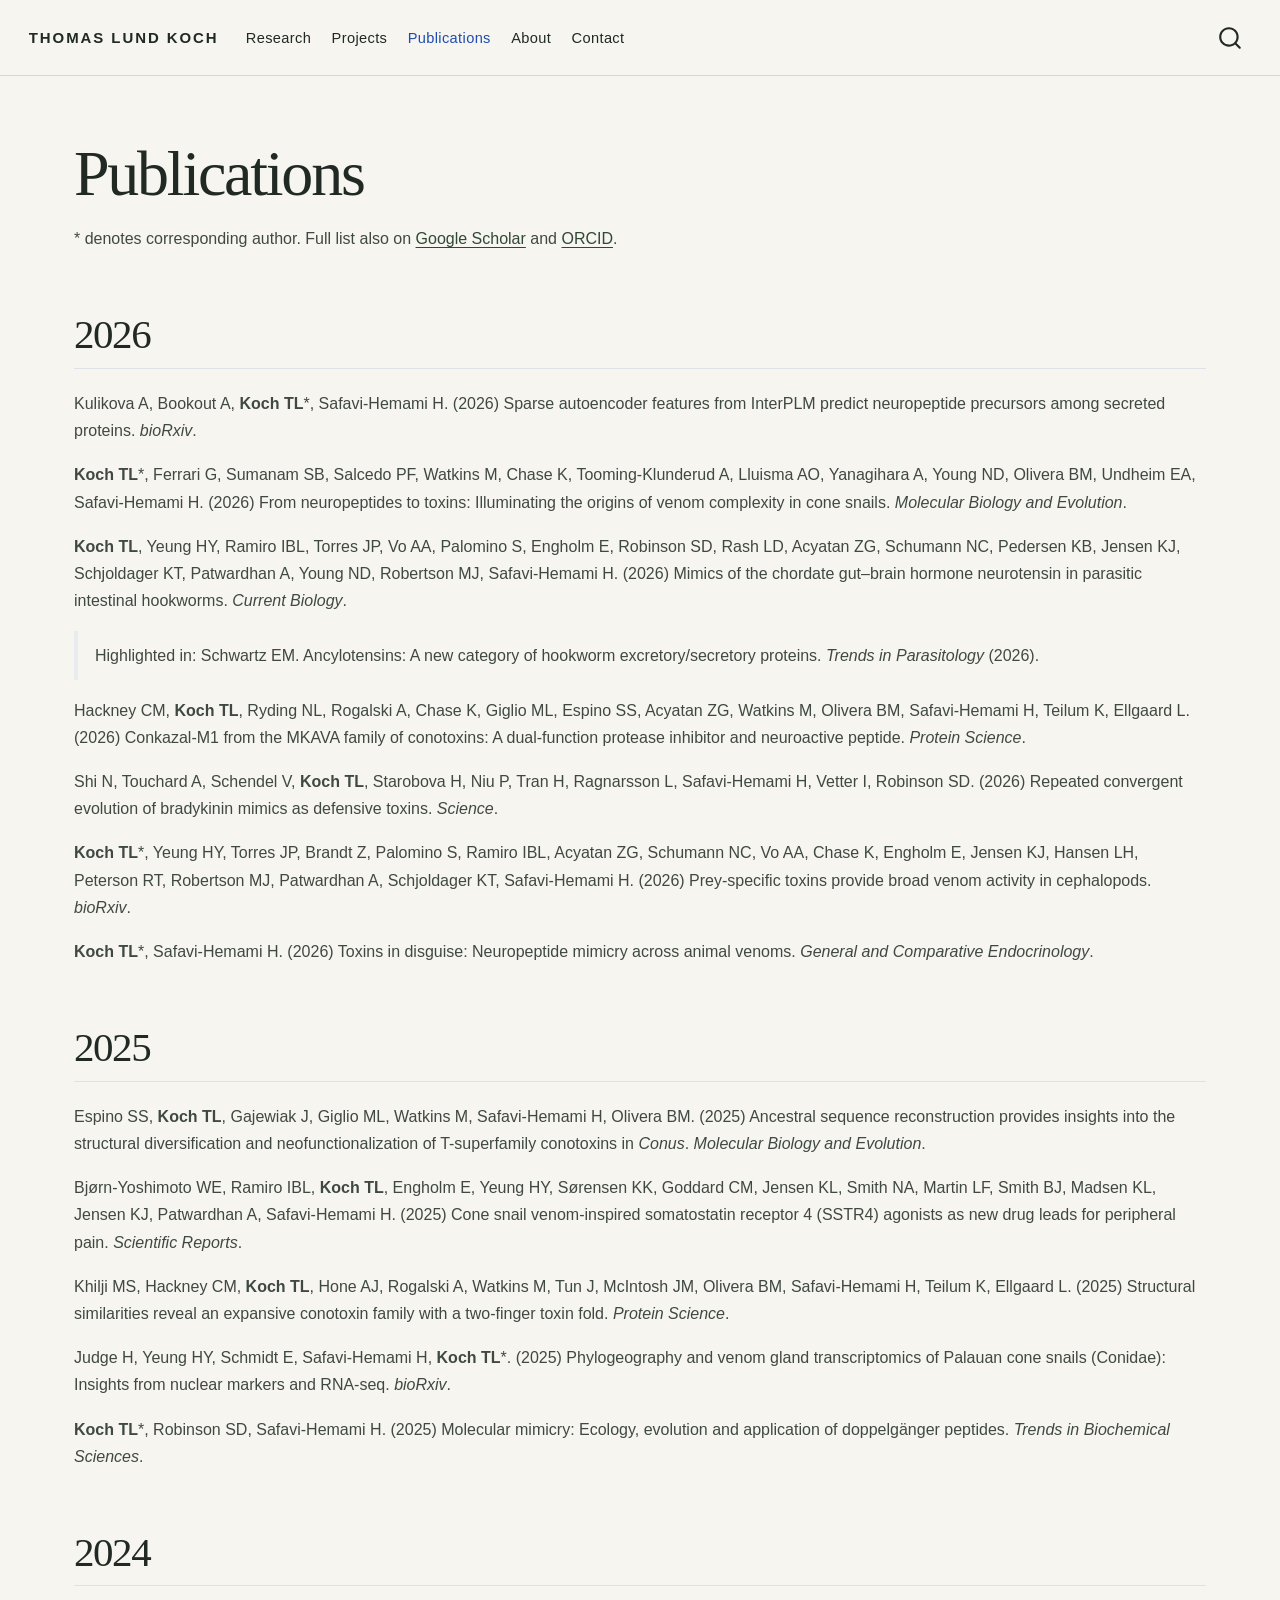
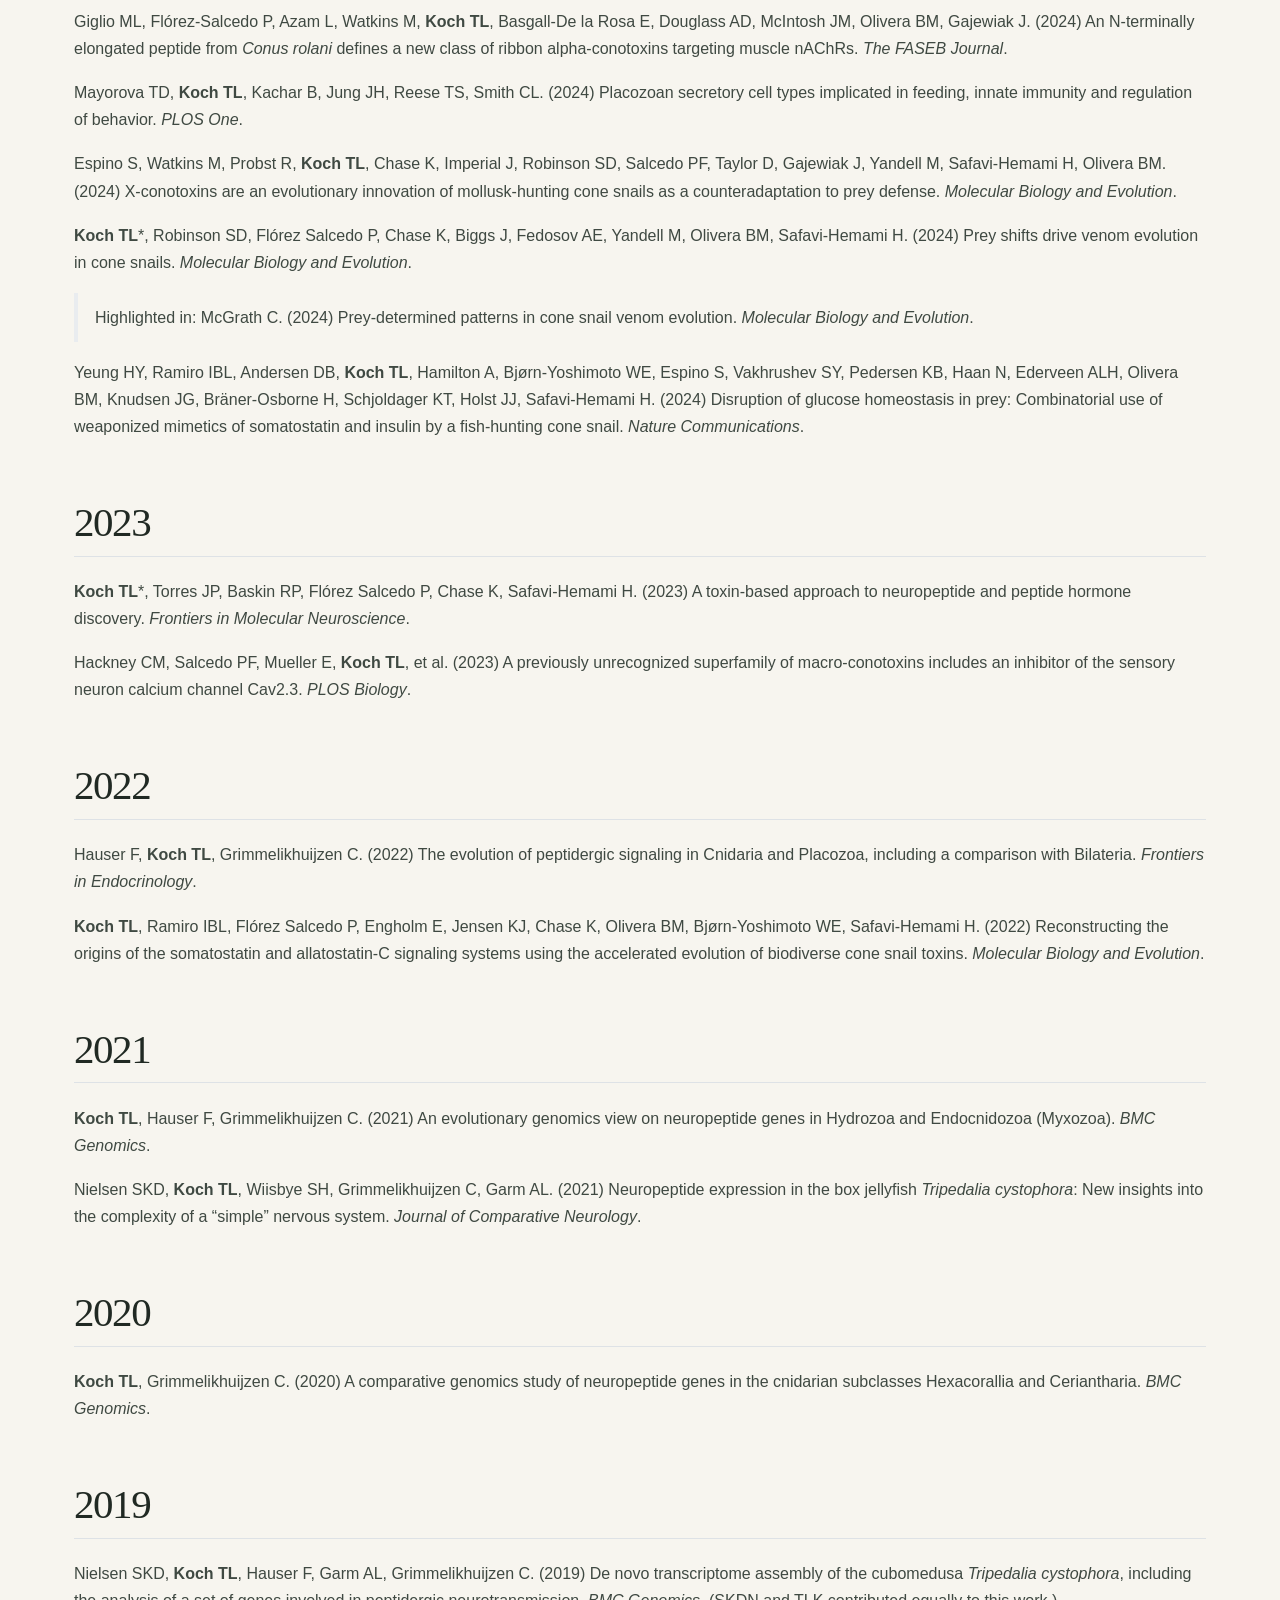
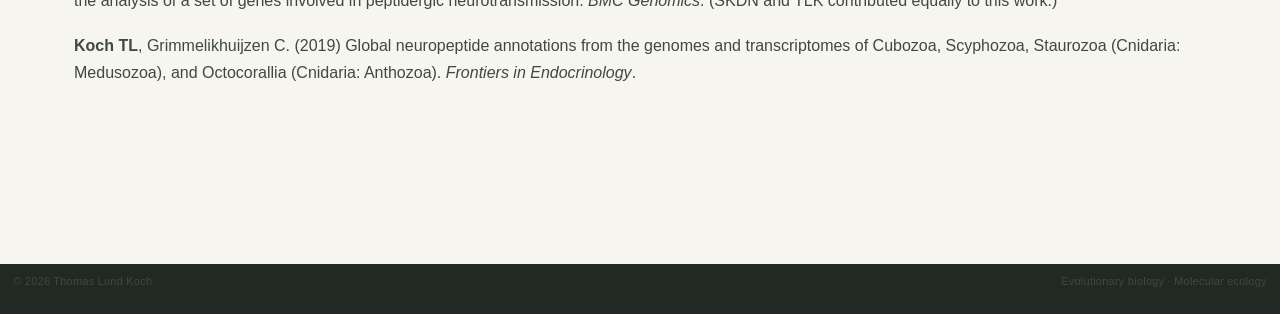
<file: docs/publications.html>
<!DOCTYPE html>
<html xmlns="http://www.w3.org/1999/xhtml" lang="en" xml:lang="en"><head>

<meta charset="utf-8">
<meta name="generator" content="quarto-1.11.9">

<meta name="viewport" content="width=device-width, initial-scale=1.0, user-scalable=yes">


<title>Publications | Thomas Lund Koch – Thomas Lund Koch</title>
<style>
/* Default styles provided by pandoc.
** See https://pandoc.org/MANUAL.html#variables-for-html for config info.
*/
span.smallcaps{font-variant: small-caps;}
div.columns{display: flex; gap: 1.5em;}
div.column{flex: auto;}
@media screen {
div.columns{gap: min(4vw, 1.5em);}
div.column{overflow-x: auto;}
}
div.hanging-indent{margin-left: 1.5em; text-indent: -1.5em;}
ul.task-list{list-style: none;}
ul.task-list li input[type="checkbox"] {
  width: 0.8em;
  margin: 0 0.8em 0.2em -1em; /* quarto-specific, see https://github.com/quarto-dev/quarto-cli/issues/4556 */ 
  vertical-align: middle;
}
</style>


<script src="site_libs/quarto-nav/quarto-nav.js"></script>
<script src="site_libs/clipboard/clipboard.min.js"></script>
<script src="site_libs/quarto-search/autocomplete.umd.js"></script>
<script src="site_libs/quarto-search/fuse.min.js"></script>
<script src="site_libs/quarto-search/quarto-search.js"></script>
<meta name="quarto:offset" content="./">
<script src="site_libs/quarto-html/quarto.js" type="module"></script>
<script src="site_libs/quarto-html/tabsets/tabsets.js" type="module"></script>
<script src="site_libs/quarto-html/scrollable-regions/scrollable-regions.js" type="module"></script>
<script src="site_libs/quarto-html/popper.min.js"></script>
<script src="site_libs/quarto-html/tippy.umd.min.js"></script>
<script src="site_libs/quarto-html/anchor.min.js"></script>
<link href="site_libs/quarto-html/tippy.css" rel="stylesheet">
<link href="site_libs/quarto-html/quarto-syntax-highlighting-63b5708e65d6cd79cd7618c58d0c21e7.css" rel="stylesheet" id="quarto-text-highlighting-styles">
<script src="site_libs/bootstrap/bootstrap.min.js"></script>
<link href="site_libs/bootstrap/bootstrap-icons.css" rel="stylesheet">
<link href="site_libs/bootstrap/bootstrap-488295349c9a15e4b0f288c9e996d0d8.min.css" rel="stylesheet" append-hash="true" id="quarto-bootstrap" data-mode="light">
<script id="quarto-search-options" type="application/json">{
  "location": "navbar",
  "copy-button": false,
  "collapse-after": 3,
  "panel-placement": "end",
  "type": "overlay",
  "limit": 50,
  "keyboard-shortcut": [
    "f",
    "/",
    "s"
  ],
  "show-item-context": false,
  "language": {
    "search-no-results-text": "No results",
    "search-matching-documents-text": "matching documents",
    "search-copy-link-title": "Copy link to search",
    "search-hide-matches-text": "Hide additional matches",
    "search-more-match-text": "more match in this document",
    "search-more-matches-text": "more matches in this document",
    "search-clear-button-title": "Clear",
    "search-text-placeholder": "",
    "search-detached-cancel-button-title": "Cancel",
    "search-submit-button-title": "Submit",
    "search-label": "Search"
  }
}</script>
<style>html{ scroll-behavior: smooth; }</style>


<link rel="stylesheet" href="styles.css">
</head>

<body class="nav-fixed quarto-light"><a id="quarto-skip-link" class="visually-hidden-focusable" href="#quarto-document-content">Skip to main content</a>

<div id="quarto-search-results"></div>
  <header id="quarto-header" class="headroom fixed-top">
    <nav class="navbar navbar-expand-lg " data-bs-theme="dark" aria-label="Site">
      <div class="navbar-container container-fluid">
      <div class="navbar-brand-container mx-auto">
    <a class="navbar-brand" href="./index.html">
    <span class="navbar-title">THOMAS LUND KOCH</span>
    </a>
  </div>
          <button class="navbar-toggler" type="button" data-bs-toggle="collapse" data-bs-target="#navbarCollapse" aria-controls="navbarCollapse" aria-expanded="false" aria-label="Toggle navigation" onclick="if (window.quartoToggleHeadroom) { window.quartoToggleHeadroom(); }">
  <span class="navbar-toggler-icon"></span>
</button>
          <div class="collapse navbar-collapse" id="navbarCollapse">
            <ul class="navbar-nav navbar-nav-scroll me-auto">
  <li class="nav-item">
    <a class="nav-link" href="./research.html"> 
<span class="menu-text">Research</span></a>
  </li>  
  <li class="nav-item">
    <a class="nav-link" href="./projects.html"> 
<span class="menu-text">Projects</span></a>
  </li>  
  <li class="nav-item">
    <a class="nav-link active" href="./publications.html" aria-current="page"> 
<span class="menu-text">Publications</span></a>
  </li>  
  <li class="nav-item">
    <a class="nav-link" href="./about.html"> 
<span class="menu-text">About</span></a>
  </li>  
  <li class="nav-item">
    <a class="nav-link" href="./contact.html"> 
<span class="menu-text">Contact</span></a>
  </li>  
</ul>
          </div> <!-- /navcollapse -->
            <div class="quarto-navbar-tools">
</div>
            <div id="quarto-search" class="" title="Search"></div>
      </div> <!-- /container-fluid -->
    </nav>
</header>
<!-- content -->
<div id="quarto-content" class="quarto-container page-columns page-rows-contents page-layout-full page-navbar">
<!-- sidebar -->
<!-- margin-sidebar -->
    
<!-- main -->
<main class="content column-page" id="quarto-document-content" tabindex="-1"><header id="title-block-header" class="quarto-title-block"></header>




<section id="publications" class="level1">
<h1>Publications</h1>
<p>* denotes corresponding author. Full list also on <a href="https://scholar.google.com/">Google Scholar</a> and <a href="https://orcid.org/">ORCID</a>.</p>
<section id="section" class="level2">
<h2 class="anchored" data-anchor-id="section">2026</h2>
<p>Kulikova A, Bookout A, <strong>Koch TL</strong>*, Safavi-Hemami H. (2026) Sparse autoencoder features from InterPLM predict neuropeptide precursors among secreted proteins. <em>bioRxiv</em>.</p>
<p><strong>Koch TL</strong>*, Ferrari G, Sumanam SB, Salcedo PF, Watkins M, Chase K, Tooming-Klunderud A, Lluisma AO, Yanagihara A, Young ND, Olivera BM, Undheim EA, Safavi-Hemami H. (2026) From neuropeptides to toxins: Illuminating the origins of venom complexity in cone snails. <em>Molecular Biology and Evolution</em>.</p>
<p><strong>Koch TL</strong>, Yeung HY, Ramiro IBL, Torres JP, Vo AA, Palomino S, Engholm E, Robinson SD, Rash LD, Acyatan ZG, Schumann NC, Pedersen KB, Jensen KJ, Schjoldager KT, Patwardhan A, Young ND, Robertson MJ, Safavi-Hemami H. (2026) Mimics of the chordate gut–brain hormone neurotensin in parasitic intestinal hookworms. <em>Current Biology</em>.</p>
<blockquote class="blockquote">
<p>Highlighted in: Schwartz EM. Ancylotensins: A new category of hookworm excretory/secretory proteins. <em>Trends in Parasitology</em> (2026).</p>
</blockquote>
<p>Hackney CM, <strong>Koch TL</strong>, Ryding NL, Rogalski A, Chase K, Giglio ML, Espino SS, Acyatan ZG, Watkins M, Olivera BM, Safavi-Hemami H, Teilum K, Ellgaard L. (2026) Conkazal-M1 from the MKAVA family of conotoxins: A dual-function protease inhibitor and neuroactive peptide. <em>Protein Science</em>.</p>
<p>Shi N, Touchard A, Schendel V, <strong>Koch TL</strong>, Starobova H, Niu P, Tran H, Ragnarsson L, Safavi-Hemami H, Vetter I, Robinson SD. (2026) Repeated convergent evolution of bradykinin mimics as defensive toxins. <em>Science</em>.</p>
<p><strong>Koch TL</strong>*, Yeung HY, Torres JP, Brandt Z, Palomino S, Ramiro IBL, Acyatan ZG, Schumann NC, Vo AA, Chase K, Engholm E, Jensen KJ, Hansen LH, Peterson RT, Robertson MJ, Patwardhan A, Schjoldager KT, Safavi-Hemami H. (2026) Prey-specific toxins provide broad venom activity in cephalopods. <em>bioRxiv</em>.</p>
<p><strong>Koch TL</strong>*, Safavi-Hemami H. (2026) Toxins in disguise: Neuropeptide mimicry across animal venoms. <em>General and Comparative Endocrinology</em>.</p>
</section>
<section id="section-1" class="level2">
<h2 class="anchored" data-anchor-id="section-1">2025</h2>
<p>Espino SS, <strong>Koch TL</strong>, Gajewiak J, Giglio ML, Watkins M, Safavi-Hemami H, Olivera BM. (2025) Ancestral sequence reconstruction provides insights into the structural diversification and neofunctionalization of T-superfamily conotoxins in <em>Conus</em>. <em>Molecular Biology and Evolution</em>.</p>
<p>Bjørn-Yoshimoto WE, Ramiro IBL, <strong>Koch TL</strong>, Engholm E, Yeung HY, Sørensen KK, Goddard CM, Jensen KL, Smith NA, Martin LF, Smith BJ, Madsen KL, Jensen KJ, Patwardhan A, Safavi-Hemami H. (2025) Cone snail venom-inspired somatostatin receptor 4 (SSTR4) agonists as new drug leads for peripheral pain. <em>Scientific Reports</em>.</p>
<p>Khilji MS, Hackney CM, <strong>Koch TL</strong>, Hone AJ, Rogalski A, Watkins M, Tun J, McIntosh JM, Olivera BM, Safavi-Hemami H, Teilum K, Ellgaard L. (2025) Structural similarities reveal an expansive conotoxin family with a two-finger toxin fold. <em>Protein Science</em>.</p>
<p>Judge H, Yeung HY, Schmidt E, Safavi-Hemami H, <strong>Koch TL</strong>*. (2025) Phylogeography and venom gland transcriptomics of Palauan cone snails (Conidae): Insights from nuclear markers and RNA-seq. <em>bioRxiv</em>.</p>
<p><strong>Koch TL</strong>*, Robinson SD, Safavi-Hemami H. (2025) Molecular mimicry: Ecology, evolution and application of doppelgänger peptides. <em>Trends in Biochemical Sciences</em>.</p>
</section>
<section id="section-2" class="level2">
<h2 class="anchored" data-anchor-id="section-2">2024</h2>
<p>Giglio ML, Flórez-Salcedo P, Azam L, Watkins M, <strong>Koch TL</strong>, Basgall-De la Rosa E, Douglass AD, McIntosh JM, Olivera BM, Gajewiak J. (2024) An N-terminally elongated peptide from <em>Conus rolani</em> defines a new class of ribbon alpha-conotoxins targeting muscle nAChRs. <em>The FASEB Journal</em>.</p>
<p>Mayorova TD, <strong>Koch TL</strong>, Kachar B, Jung JH, Reese TS, Smith CL. (2024) Placozoan secretory cell types implicated in feeding, innate immunity and regulation of behavior. <em>PLOS One</em>.</p>
<p>Espino S, Watkins M, Probst R, <strong>Koch TL</strong>, Chase K, Imperial J, Robinson SD, Salcedo PF, Taylor D, Gajewiak J, Yandell M, Safavi-Hemami H, Olivera BM. (2024) X-conotoxins are an evolutionary innovation of mollusk-hunting cone snails as a counteradaptation to prey defense. <em>Molecular Biology and Evolution</em>.</p>
<p><strong>Koch TL</strong>*, Robinson SD, Flórez Salcedo P, Chase K, Biggs J, Fedosov AE, Yandell M, Olivera BM, Safavi-Hemami H. (2024) Prey shifts drive venom evolution in cone snails. <em>Molecular Biology and Evolution</em>.</p>
<blockquote class="blockquote">
<p>Highlighted in: McGrath C. (2024) Prey-determined patterns in cone snail venom evolution. <em>Molecular Biology and Evolution</em>.</p>
</blockquote>
<p>Yeung HY, Ramiro IBL, Andersen DB, <strong>Koch TL</strong>, Hamilton A, Bjørn-Yoshimoto WE, Espino S, Vakhrushev SY, Pedersen KB, Haan N, Ederveen ALH, Olivera BM, Knudsen JG, Bräner-Osborne H, Schjoldager KT, Holst JJ, Safavi-Hemami H. (2024) Disruption of glucose homeostasis in prey: Combinatorial use of weaponized mimetics of somatostatin and insulin by a fish-hunting cone snail. <em>Nature Communications</em>.</p>
</section>
<section id="section-3" class="level2">
<h2 class="anchored" data-anchor-id="section-3">2023</h2>
<p><strong>Koch TL</strong>*, Torres JP, Baskin RP, Flórez Salcedo P, Chase K, Safavi-Hemami H. (2023) A toxin-based approach to neuropeptide and peptide hormone discovery. <em>Frontiers in Molecular Neuroscience</em>.</p>
<p>Hackney CM, Salcedo PF, Mueller E, <strong>Koch TL</strong>, et al.&nbsp;(2023) A previously unrecognized superfamily of macro-conotoxins includes an inhibitor of the sensory neuron calcium channel Cav2.3. <em>PLOS Biology</em>.</p>
</section>
<section id="section-4" class="level2">
<h2 class="anchored" data-anchor-id="section-4">2022</h2>
<p>Hauser F, <strong>Koch TL</strong>, Grimmelikhuijzen C. (2022) The evolution of peptidergic signaling in Cnidaria and Placozoa, including a comparison with Bilateria. <em>Frontiers in Endocrinology</em>.</p>
<p><strong>Koch TL</strong>, Ramiro IBL, Flórez Salcedo P, Engholm E, Jensen KJ, Chase K, Olivera BM, Bjørn-Yoshimoto WE, Safavi-Hemami H. (2022) Reconstructing the origins of the somatostatin and allatostatin-C signaling systems using the accelerated evolution of biodiverse cone snail toxins. <em>Molecular Biology and Evolution</em>.</p>
</section>
<section id="section-5" class="level2">
<h2 class="anchored" data-anchor-id="section-5">2021</h2>
<p><strong>Koch TL</strong>, Hauser F, Grimmelikhuijzen C. (2021) An evolutionary genomics view on neuropeptide genes in Hydrozoa and Endocnidozoa (Myxozoa). <em>BMC Genomics</em>.</p>
<p>Nielsen SKD, <strong>Koch TL</strong>, Wiisbye SH, Grimmelikhuijzen C, Garm AL. (2021) Neuropeptide expression in the box jellyfish <em>Tripedalia cystophora</em>: New insights into the complexity of a “simple” nervous system. <em>Journal of Comparative Neurology</em>.</p>
</section>
<section id="section-6" class="level2">
<h2 class="anchored" data-anchor-id="section-6">2020</h2>
<p><strong>Koch TL</strong>, Grimmelikhuijzen C. (2020) A comparative genomics study of neuropeptide genes in the cnidarian subclasses Hexacorallia and Ceriantharia. <em>BMC Genomics</em>.</p>
</section>
<section id="section-7" class="level2">
<h2 class="anchored" data-anchor-id="section-7">2019</h2>
<p>Nielsen SKD, <strong>Koch TL</strong>, Hauser F, Garm AL, Grimmelikhuijzen C. (2019) De novo transcriptome assembly of the cubomedusa <em>Tripedalia cystophora</em>, including the analysis of a set of genes involved in peptidergic neurotransmission. <em>BMC Genomics</em>. (SKDN and TLK contributed equally to this work.)</p>
<p><strong>Koch TL</strong>, Grimmelikhuijzen C. (2019) Global neuropeptide annotations from the genomes and transcriptomes of Cubozoa, Scyphozoa, Staurozoa (Cnidaria: Medusozoa), and Octocorallia (Cnidaria: Anthozoa). <em>Frontiers in Endocrinology</em>.</p>


</section>
</section>

</main> <!-- /main -->
<script id="quarto-html-after-body" type="application/javascript">
  window.document.addEventListener("DOMContentLoaded", function (event) {
    const icon = "";
    const anchorJS = new window.AnchorJS();
    anchorJS.options = {
      placement: 'right',
      icon: icon
    };
    anchorJS.add('.anchored');
    const isCodeAnnotation = (el) => {
      for (const clz of el.classList) {
        if (clz.startsWith('code-annotation-')) {                     
          return true;
        }
      }
      return false;
    }
    const onCopySuccess = function(e) {
      // button target
      const button = e.trigger;
      // don't keep focus
      button.blur();
      // flash "checked"
      button.classList.add('code-copy-button-checked');
      var currentTitle = button.getAttribute("title");
      button.setAttribute("title", "Copied!");
      let tooltip;
      if (window.bootstrap) {
        button.setAttribute("data-bs-toggle", "tooltip");
        button.setAttribute("data-bs-placement", "left");
        button.setAttribute("data-bs-title", "Copied!");
        tooltip = new bootstrap.Tooltip(button, 
          { trigger: "manual", 
            customClass: "code-copy-button-tooltip",
            offset: [0, -8]});
        tooltip.show();    
      }
      setTimeout(function() {
        if (tooltip) {
          tooltip.hide();
          button.removeAttribute("data-bs-title");
          button.removeAttribute("data-bs-toggle");
          button.removeAttribute("data-bs-placement");
        }
        button.setAttribute("title", currentTitle);
        button.classList.remove('code-copy-button-checked');
      }, 1000);
      // clear code selection
      e.clearSelection();
    }
    const getTextToCopy = function(trigger) {
      const outerScaffold = trigger.parentElement.cloneNode(true);
      const codeEl = outerScaffold.querySelector('code');
      for (const childEl of codeEl.children) {
        if (isCodeAnnotation(childEl)) {
          childEl.remove();
        }
      }
      return codeEl.innerText;
    }
    const clipboard = new window.ClipboardJS('.code-copy-button:not([data-in-quarto-modal])', {
      text: getTextToCopy
    });
    clipboard.on('success', onCopySuccess);
    if (window.document.getElementById('quarto-embedded-source-code-modal')) {
      const clipboardModal = new window.ClipboardJS('.code-copy-button[data-in-quarto-modal]', {
        text: getTextToCopy,
        container: window.document.getElementById('quarto-embedded-source-code-modal')
      });
      clipboardModal.on('success', onCopySuccess);
    }
      var localhostRegex = new RegExp(/^(?:http|https):\/\/localhost\:?[0-9]*\//);
      var mailtoRegex = new RegExp(/^mailto:/);
        var filterRegex = new RegExp('/' + window.location.host + '/');
      const newWindowLabel = "(opens in a new tab)";
      const newWindowNoteId = "quarto-ext-newwindow-label";
      // Links reference one hidden label through aria-describedby, so the
      // announcement never changes their accessible name.
      var describeNewWindow = (link) => {
        if (!window.document.getElementById(newWindowNoteId)) {
          var newWindowNote = window.document.createElement("span");
          newWindowNote.id = newWindowNoteId;
          newWindowNote.hidden = true;
          newWindowNote.textContent = newWindowLabel;
          window.document.body.appendChild(newWindowNote);
        }
        var describedBy = (link.getAttribute("aria-describedby") || "").split(/\s+/).filter(Boolean);
        if (!describedBy.includes(newWindowNoteId)) {
          describedBy.push(newWindowNoteId);
          link.setAttribute("aria-describedby", describedBy.join(" "));
        }
      }
      var isInternal = (href) => {
          return filterRegex.test(href) || localhostRegex.test(href) || mailtoRegex.test(href);
      }
      // Inspect non-navigation links and adorn them if external
      window.quartoDecorateExternalLinks = function (root) {
     var links = (root || window.document).querySelectorAll('a[href]:not(.nav-link):not(.navbar-brand):not(.toc-action):not(.sidebar-link):not(.sidebar-item-toggle):not(.pagination-link):not(.no-external):not([aria-hidden]):not(.dropdown-item):not(.quarto-navigation-tool):not(.about-link)');
      for (var i=0; i<links.length; i++) {
        const link = links[i];
        if (!isInternal(link.href)) {
          // undo the damage that might have been done by quarto-nav.js in the case of
          // links that we want to consider external
          if (link.dataset.originalHref !== undefined) {
            link.href = link.dataset.originalHref;
          }
            // target, if specified
            link.setAttribute("target", "_blank");
            if (link.getAttribute("rel") === null) {
              link.setAttribute("rel", "noopener");
            }
            describeNewWindow(link);
          if (!link.classList.contains('no-external-icon')) {
          }
        }
      }
      };
      window.quartoDecorateExternalLinks(window.document);
    // Esc closes the popup (WCAG 1.4.13) and focus leaving both trigger and
    // popup closes it (WCAG 2.4.11); tippy handles neither for interactive popups.
    const hideOnEscAndFocusOut = {
      name: 'hideOnEscAndFocusOut',
      defaultValue: true,
      fn(instance) {
        const dismiss = () => {
          // A show scheduled by the trigger delay would otherwise reopen it
          instance.clearDelayTimeouts();
          instance.hide();
        };
        const onKeyDown = (event) => {
          if (event.key !== 'Escape') {
            return;
          }
          // Keep Esc from also reaching page handlers (e.g. reveal.js overview),
          // except an open reveal.js slide menu, which Esc should close too.
          // The menu handles keys only when its keyboard option is on.
          const menuHandlesEsc = window.Reveal?.getPlugin?.('menu')?.isOpen() &&
            window.Reveal.getConfig().menu?.keyboard !== false;
          if (!menuHandlesEsc) {
            event.stopPropagation();
          }
          if (instance.popper.contains(window.document.activeElement)) {
            // Disabled while refocusing so the focus trigger does not reopen it
            instance.disable();
            instance.reference.focus();
            instance.enable();
          }
          dismiss();
        };
        const onFocusOut = (event) => {
          const target = event.relatedTarget;
          if (target && !instance.reference.contains(target) &&
              !instance.popper.contains(target)) {
            dismiss();
          }
        };
        // On the trigger too: a click trigger (code-annotations: select) has no
        // blur handling. Attached for the instance's lifetime so leaving the
        // trigger also cancels a show still pending on the trigger delay.
        instance.reference.addEventListener('focusout', onFocusOut);
        return {
          onShow() {
            window.document.addEventListener('keydown', onKeyDown, true);
            instance.popper.addEventListener('focusout', onFocusOut);
          },
          onHide() {
            window.document.removeEventListener('keydown', onKeyDown, true);
            instance.popper.removeEventListener('focusout', onFocusOut);
          },
          onDestroy() {
            instance.reference.removeEventListener('focusout', onFocusOut);
          },
        };
      },
    };
    function tippyHover(el, contentFn, onTriggerFn, onUntriggerFn) {
      const config = {
        allowHTML: true,
        maxWidth: 500,
        delay: 100,
        arrow: false,
        appendTo: function(el) {
            return el.parentElement;
        },
        interactive: true,
        interactiveBorder: 10,
        theme: 'quarto',
        placement: 'bottom-start',
        plugins: [hideOnEscAndFocusOut],
      };
      if (contentFn) {
        config.content = contentFn;
      }
      if (onTriggerFn) {
        config.onTrigger = onTriggerFn;
      }
      if (onUntriggerFn) {
        config.onUntrigger = onUntriggerFn;
      }
      window.tippy(el, config); 
    }
    const noterefs = window.document.querySelectorAll('a[role="doc-noteref"]');
    for (var i=0; i<noterefs.length; i++) {
      const ref = noterefs[i];
      tippyHover(ref, function() {
        // use id or data attribute instead here
        let href = ref.getAttribute('data-footnote-href') || ref.getAttribute('href');
        try { href = new URL(href).hash; } catch {}
        const id = href.replace(/^#\/?/, "");
        const note = window.document.getElementById(id);
        if (note) {
          return note.innerHTML;
        } else {
          return "";
        }
      });
    }
    const xrefs = window.document.querySelectorAll('a.quarto-xref');
    const processXRef = (id, note) => {
      // Strip column container classes
      const stripColumnClz = (el) => {
        el.classList.remove("page-full", "page-columns");
        if (el.children) {
          for (const child of el.children) {
            stripColumnClz(child);
          }
        }
      }
      stripColumnClz(note)
      if (id === null || id.startsWith('sec-')) {
        // Special case sections, only their first couple elements
        const container = document.createElement("div");
        if (note.children && note.children.length > 2) {
          container.appendChild(note.children[0].cloneNode(true));
          for (let i = 1; i < note.children.length; i++) {
            const child = note.children[i];
            if (child.tagName === "P" && child.innerText === "") {
              continue;
            } else {
              container.appendChild(child.cloneNode(true));
              break;
            }
          }
          if (window.Quarto?.typesetMath) {
            window.Quarto.typesetMath(container);
          }
          return container.innerHTML
        } else {
          if (window.Quarto?.typesetMath) {
            window.Quarto.typesetMath(note);
          }
          return note.innerHTML;
        }
      } else {
        // Remove any anchor links if they are present
        const anchorLink = note.querySelector('a.anchorjs-link');
        if (anchorLink) {
          anchorLink.remove();
        }
        if (window.Quarto?.typesetMath) {
          window.Quarto.typesetMath(note);
        }
        if (note.classList.contains("callout")) {
          return note.outerHTML;
        } else {
          return note.innerHTML;
        }
      }
    }
    for (var i=0; i<xrefs.length; i++) {
      const xref = xrefs[i];
      tippyHover(xref, undefined, function(instance) {
        instance.disable();
        let url = xref.getAttribute('href');
        let hash = undefined; 
        if (url.startsWith('#')) {
          hash = url;
        } else {
          try { hash = new URL(url).hash; } catch {}
        }
        if (hash) {
          const id = hash.replace(/^#\/?/, "");
          const note = window.document.getElementById(id);
          if (note !== null) {
            try {
              const html = processXRef(id, note.cloneNode(true));
              instance.setContent(html);
            } finally {
              instance.enable();
              instance.show();
            }
          } else {
            // See if we can fetch this
            fetch(url.split('#')[0])
            .then(res => res.text())
            .then(html => {
              const parser = new DOMParser();
              const htmlDoc = parser.parseFromString(html, "text/html");
              const note = htmlDoc.getElementById(id);
              if (note !== null) {
                const html = processXRef(id, note);
                instance.setContent(html);
              } 
            }).finally(() => {
              instance.enable();
              instance.show();
            });
          }
        } else {
          // See if we can fetch a full url (with no hash to target)
          // This is a special case and we should probably do some content thinning / targeting
          fetch(url)
          .then(res => res.text())
          .then(html => {
            const parser = new DOMParser();
            const htmlDoc = parser.parseFromString(html, "text/html");
            const note = htmlDoc.querySelector('main.content');
            if (note !== null) {
              // This should only happen for chapter cross references
              // (since there is no id in the URL)
              // remove the first header
              if (note.children.length > 0 && note.children[0].tagName === "HEADER") {
                note.children[0].remove();
              }
              const html = processXRef(null, note);
              instance.setContent(html);
            } 
          }).finally(() => {
            instance.enable();
            instance.show();
          });
        }
      }, function(instance) {
      });
    }
        let selectedAnnoteEl;
        const selectorForAnnotation = ( cell, annotation) => {
          let cellAttr = 'data-code-cell="' + cell + '"';
          let lineAttr = 'data-code-annotation="' +  annotation + '"';
          const selector = 'span[' + cellAttr + '][' + lineAttr + ']';
          return selector;
        }
        const selectCodeLines = (annoteEl) => {
          const doc = window.document;
          const targetCell = annoteEl.getAttribute("data-target-cell");
          const targetAnnotation = annoteEl.getAttribute("data-target-annotation");
          const annoteSpan = window.document.querySelector(selectorForAnnotation(targetCell, targetAnnotation));
          const lines = annoteSpan.getAttribute("data-code-lines").split(",");
          const lineIds = lines.map((line) => {
            return targetCell + "-" + line;
          })
          // Each band is positioned against its own containing block, which is
          // not the offsetParent of the lines, so place it from client rects.
          const placeBand = (band, firstEl, lastEl, codeBlock) => {
            const container = band.offsetParent;
            if (container === null) {
              return;
            }
            const containerRect = container.getBoundingClientRect();
            // Reveal.js scales slides with a transform, so convert client
            // pixels back to the CSS pixels of the container.
            const scale = containerRect.height / container.offsetHeight || 1;
            const firstRect = firstEl.getBoundingClientRect();
            const lastRect = lastEl.getBoundingClientRect();
            const top = (firstRect.top - containerRect.top) / scale - container.clientTop + container.scrollTop;
            const height = (lastRect.bottom - firstRect.top) / scale;
            band.style.top = top - 2 + "px";
            band.style.height = height + 4 + "px";
            if (codeBlock) {
              // Without the copy button wrapper, the containing block is wider
              // than the code block, so span the code block explicitly.
              const blockRect = codeBlock.getBoundingClientRect();
              band.style.left = (blockRect.left - containerRect.left) / scale - container.clientLeft + container.scrollLeft + "px";
              band.style.width = blockRect.width / scale + "px";
            }
          };
          if (lineIds.length > 0) {
            const el = window.document.getElementById(lineIds[0]);
            const lastEl = window.document.getElementById(lineIds[lineIds.length - 1]);
            const parent = el.parentElement.parentElement;
            // cook up a div (if necessary) and position it
            let div = window.document.getElementById("code-annotation-line-highlight");
            if (div === null) {
              div = window.document.createElement("div");
              div.setAttribute("id", "code-annotation-line-highlight");
              div.style.position = 'absolute';
              parent.appendChild(div);
            }
            placeBand(div, el, lastEl, parent.closest("div.sourceCode") || parent);
            let gutterDiv = window.document.getElementById("code-annotation-line-highlight-gutter");
            if (gutterDiv === null) {
              gutterDiv = window.document.createElement("div");
              gutterDiv.setAttribute("id", "code-annotation-line-highlight-gutter");
              gutterDiv.style.position = 'absolute';
              const codeCell = window.document.getElementById(targetCell);
              const gutter = codeCell.querySelector('.code-annotation-gutter');
              gutter.appendChild(gutterDiv);
            }
            placeBand(gutterDiv, el, lastEl);
            selectedAnnoteEl = annoteEl;
          }
        };
        const unselectCodeLines = () => {
          const elementsIds = ["code-annotation-line-highlight", "code-annotation-line-highlight-gutter"];
          elementsIds.forEach((elId) => {
            const div = window.document.getElementById(elId);
            if (div) {
              div.remove();
            }
          });
          selectedAnnoteEl = undefined;
        };
          // Handle positioning of the toggle
      window.addEventListener(
        "resize",
        throttle(() => {
          elRect = undefined;
          if (selectedAnnoteEl) {
            selectCodeLines(selectedAnnoteEl);
          }
        }, 10)
      );
      function throttle(fn, ms) {
      let throttle = false;
      let timer;
        return (...args) => {
          if(!throttle) { // first call gets through
              fn.apply(this, args);
              throttle = true;
          } else { // all the others get throttled
              if(timer) clearTimeout(timer); // cancel #2
              timer = setTimeout(() => {
                fn.apply(this, args);
                timer = throttle = false;
              }, ms);
          }
        };
      }
        // Attach click handler to the DT
        const annoteDls = window.document.querySelectorAll('dt[data-target-cell]');
        for (const annoteDlNode of annoteDls) {
          annoteDlNode.addEventListener('click', (event) => {
            const clickedEl = event.target;
            if (clickedEl !== selectedAnnoteEl) {
              unselectCodeLines();
              const activeEl = window.document.querySelector('dt[data-target-cell].code-annotation-active');
              if (activeEl) {
                activeEl.classList.remove('code-annotation-active');
              }
              selectCodeLines(clickedEl);
              clickedEl.classList.add('code-annotation-active');
            } else {
              // Unselect the line
              unselectCodeLines();
              clickedEl.classList.remove('code-annotation-active');
            }
          });
        }
    const findCites = (el) => {
      const parentEl = el.parentElement;
      if (parentEl) {
        const cites = parentEl.dataset.cites;
        if (cites) {
          return {
            el,
            cites: cites.split(' ')
          };
        } else {
          return findCites(el.parentElement)
        }
      } else {
        return undefined;
      }
    };
    var bibliorefs = window.document.querySelectorAll('a[role="doc-biblioref"]');
    for (var i=0; i<bibliorefs.length; i++) {
      const ref = bibliorefs[i];
      const citeInfo = findCites(ref);
      if (citeInfo) {
        tippyHover(citeInfo.el, function() {
          var popup = window.document.createElement('div');
          citeInfo.cites.forEach(function(cite) {
            var citeDiv = window.document.createElement('div');
            citeDiv.classList.add('hanging-indent');
            citeDiv.classList.add('csl-entry');
            var biblioDiv = window.document.getElementById('ref-' + cite);
            if (biblioDiv) {
              citeDiv.innerHTML = biblioDiv.innerHTML;
            }
            popup.appendChild(citeDiv);
          });
          return popup.innerHTML;
        });
      }
    }
  });
  </script>
  <script type="application/javascript">
  window.quartoScrollableRegionsLabels = {"code":"Scrollable code","output":"Scrollable output"};
  </script>
</div> <!-- /content -->
<footer class="footer">
  <div class="nav-footer">
    <div class="nav-footer-left">
<p>© 2026 Thomas Lund Koch</p>
</div>   
    <div class="nav-footer-center">
      &nbsp;
    </div>
    <div class="nav-footer-right">
<p>Evolutionary biology · Molecular ecology</p>
</div>
  </div>
</footer>




<script src="site_libs/quarto-html/zenscroll-min.js"></script>
</body></html>
</file>
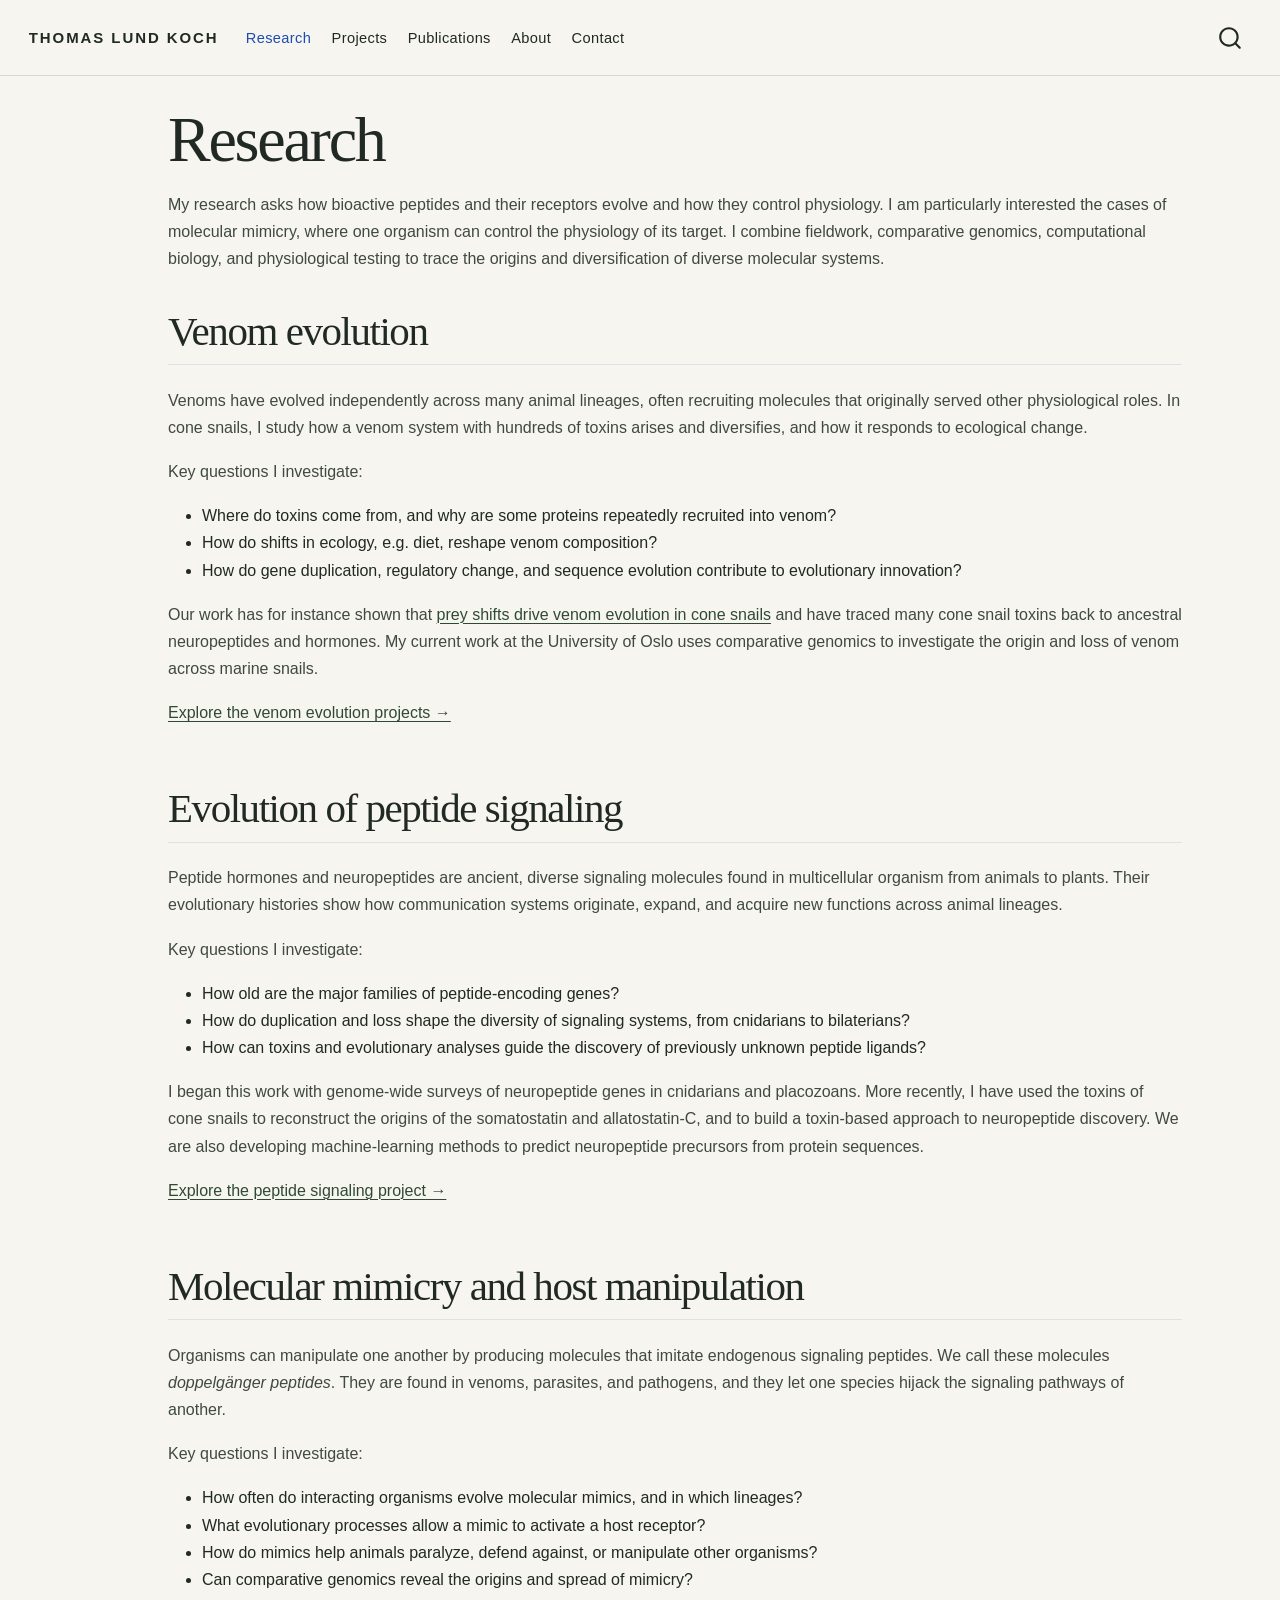
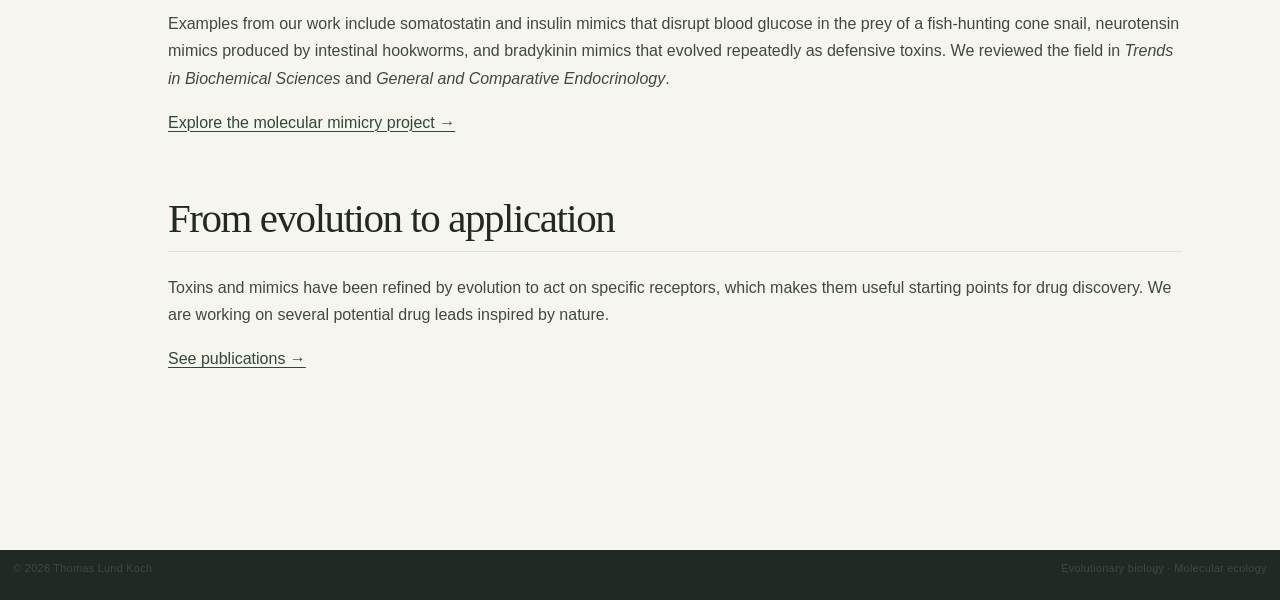
<file: docs/research.html>
<!DOCTYPE html>
<html xmlns="http://www.w3.org/1999/xhtml" lang="en" xml:lang="en"><head>

<meta charset="utf-8">
<meta name="generator" content="quarto-1.11.9">

<meta name="viewport" content="width=device-width, initial-scale=1.0, user-scalable=yes">


<title>Research – Thomas Lund Koch</title>
<style>
/* Default styles provided by pandoc.
** See https://pandoc.org/MANUAL.html#variables-for-html for config info.
*/
span.smallcaps{font-variant: small-caps;}
div.columns{display: flex; gap: 1.5em;}
div.column{flex: auto;}
@media screen {
div.columns{gap: min(4vw, 1.5em);}
div.column{overflow-x: auto;}
}
div.hanging-indent{margin-left: 1.5em; text-indent: -1.5em;}
ul.task-list{list-style: none;}
ul.task-list li input[type="checkbox"] {
  width: 0.8em;
  margin: 0 0.8em 0.2em -1em; /* quarto-specific, see https://github.com/quarto-dev/quarto-cli/issues/4556 */ 
  vertical-align: middle;
}
</style>


<script src="site_libs/quarto-nav/quarto-nav.js"></script>
<script src="site_libs/clipboard/clipboard.min.js"></script>
<script src="site_libs/quarto-search/autocomplete.umd.js"></script>
<script src="site_libs/quarto-search/fuse.min.js"></script>
<script src="site_libs/quarto-search/quarto-search.js"></script>
<meta name="quarto:offset" content="./">
<script src="site_libs/quarto-html/quarto.js" type="module"></script>
<script src="site_libs/quarto-html/tabsets/tabsets.js" type="module"></script>
<script src="site_libs/quarto-html/scrollable-regions/scrollable-regions.js" type="module"></script>
<script src="site_libs/quarto-html/popper.min.js"></script>
<script src="site_libs/quarto-html/tippy.umd.min.js"></script>
<script src="site_libs/quarto-html/anchor.min.js"></script>
<link href="site_libs/quarto-html/tippy.css" rel="stylesheet">
<link href="site_libs/quarto-html/quarto-syntax-highlighting-63b5708e65d6cd79cd7618c58d0c21e7.css" rel="stylesheet" id="quarto-text-highlighting-styles">
<script src="site_libs/bootstrap/bootstrap.min.js"></script>
<link href="site_libs/bootstrap/bootstrap-icons.css" rel="stylesheet">
<link href="site_libs/bootstrap/bootstrap-488295349c9a15e4b0f288c9e996d0d8.min.css" rel="stylesheet" append-hash="true" id="quarto-bootstrap" data-mode="light">
<script id="quarto-search-options" type="application/json">{
  "location": "navbar",
  "copy-button": false,
  "collapse-after": 3,
  "panel-placement": "end",
  "type": "overlay",
  "limit": 50,
  "keyboard-shortcut": [
    "f",
    "/",
    "s"
  ],
  "show-item-context": false,
  "language": {
    "search-no-results-text": "No results",
    "search-matching-documents-text": "matching documents",
    "search-copy-link-title": "Copy link to search",
    "search-hide-matches-text": "Hide additional matches",
    "search-more-match-text": "more match in this document",
    "search-more-matches-text": "more matches in this document",
    "search-clear-button-title": "Clear",
    "search-text-placeholder": "",
    "search-detached-cancel-button-title": "Cancel",
    "search-submit-button-title": "Submit",
    "search-label": "Search"
  }
}</script>
<style>html{ scroll-behavior: smooth; }</style>


<link rel="stylesheet" href="styles.css">
</head>

<body class="nav-fixed fullcontent quarto-light"><a id="quarto-skip-link" class="visually-hidden-focusable" href="#quarto-document-content">Skip to main content</a>

<div id="quarto-search-results"></div>
  <header id="quarto-header" class="headroom fixed-top">
    <nav class="navbar navbar-expand-lg " data-bs-theme="dark" aria-label="Site">
      <div class="navbar-container container-fluid">
      <div class="navbar-brand-container mx-auto">
    <a class="navbar-brand" href="./index.html">
    <span class="navbar-title">THOMAS LUND KOCH</span>
    </a>
  </div>
          <button class="navbar-toggler" type="button" data-bs-toggle="collapse" data-bs-target="#navbarCollapse" aria-controls="navbarCollapse" aria-expanded="false" aria-label="Toggle navigation" onclick="if (window.quartoToggleHeadroom) { window.quartoToggleHeadroom(); }">
  <span class="navbar-toggler-icon"></span>
</button>
          <div class="collapse navbar-collapse" id="navbarCollapse">
            <ul class="navbar-nav navbar-nav-scroll me-auto">
  <li class="nav-item">
    <a class="nav-link active" href="./research.html" aria-current="page"> 
<span class="menu-text">Research</span></a>
  </li>  
  <li class="nav-item">
    <a class="nav-link" href="./projects.html"> 
<span class="menu-text">Projects</span></a>
  </li>  
  <li class="nav-item">
    <a class="nav-link" href="./publications.html"> 
<span class="menu-text">Publications</span></a>
  </li>  
  <li class="nav-item">
    <a class="nav-link" href="./about.html"> 
<span class="menu-text">About</span></a>
  </li>  
  <li class="nav-item">
    <a class="nav-link" href="./contact.html"> 
<span class="menu-text">Contact</span></a>
  </li>  
</ul>
          </div> <!-- /navcollapse -->
            <div class="quarto-navbar-tools">
</div>
            <div id="quarto-search" class="" title="Search"></div>
      </div> <!-- /container-fluid -->
    </nav>
</header>
<!-- content -->
<div id="quarto-content" class="quarto-container page-columns page-rows-contents page-layout-article page-navbar">
<!-- sidebar -->
<!-- margin-sidebar -->
    
<!-- main -->
<main class="content" id="quarto-document-content" tabindex="-1">

<header id="title-block-header" class="quarto-title-block default">
<div class="quarto-title">
<h1 class="title">Research</h1>
</div>



<div class="quarto-title-meta">

    
  
    
  </div>
  


</header>


<p>My research asks how bioactive peptides and their receptors evolve and how they control physiology. I am particularly interested the cases of molecular mimicry, where one organism can control the physiology of its target. I combine fieldwork, comparative genomics, computational biology, and physiological testing to trace the origins and diversification of diverse molecular systems.</p>
<section id="venom-evolution" class="level2">
<h2 class="anchored" data-anchor-id="venom-evolution">Venom evolution</h2>
<p>Venoms have evolved independently across many animal lineages, often recruiting molecules that originally served other physiological roles. In cone snails, I study how a venom system with hundreds of toxins arises and diversifies, and how it responds to ecological change.</p>
<p>Key questions I investigate:</p>
<ul>
<li>Where do toxins come from, and why are some proteins repeatedly recruited into venom?</li>
<li>How do shifts in ecology, e.g.&nbsp;diet, reshape venom composition?</li>
<li>How do gene duplication, regulatory change, and sequence evolution contribute to evolutionary innovation?</li>
</ul>
<p>Our work has for instance shown that <a href="./publications.html">prey shifts drive venom evolution in cone snails</a> and have traced many cone snail toxins back to ancestral neuropeptides and hormones. My current work at the University of Oslo uses comparative genomics to investigate the origin and loss of venom across marine snails.</p>
<p><a href="./projects/venom-evolution.html">Explore the venom evolution projects →</a></p>
</section>
<section id="evolution-of-peptide-signaling" class="level2">
<h2 class="anchored" data-anchor-id="evolution-of-peptide-signaling">Evolution of peptide signaling</h2>
<p>Peptide hormones and neuropeptides are ancient, diverse signaling molecules found in multicellular organism from animals to plants. Their evolutionary histories show how communication systems originate, expand, and acquire new functions across animal lineages.</p>
<p>Key questions I investigate:</p>
<ul>
<li>How old are the major families of peptide-encoding genes?</li>
<li>How do duplication and loss shape the diversity of signaling systems, from cnidarians to bilaterians?</li>
<li>How can toxins and evolutionary analyses guide the discovery of previously unknown peptide ligands?</li>
</ul>
<p>I began this work with genome-wide surveys of neuropeptide genes in cnidarians and placozoans. More recently, I have used the toxins of cone snails to reconstruct the origins of the somatostatin and allatostatin-C, and to build a toxin-based approach to neuropeptide discovery. We are also developing machine-learning methods to predict neuropeptide precursors from protein sequences.</p>
<p><a href="./projects/peptide-signaling.html">Explore the peptide signaling project →</a></p>
</section>
<section id="molecular-mimicry-and-host-manipulation" class="level2">
<h2 class="anchored" data-anchor-id="molecular-mimicry-and-host-manipulation">Molecular mimicry and host manipulation</h2>
<p>Organisms can manipulate one another by producing molecules that imitate endogenous signaling peptides. We call these molecules <em>doppelgänger peptides</em>. They are found in venoms, parasites, and pathogens, and they let one species hijack the signaling pathways of another.</p>
<p>Key questions I investigate:</p>
<ul>
<li>How often do interacting organisms evolve molecular mimics, and in which lineages?</li>
<li>What evolutionary processes allow a mimic to activate a host receptor?</li>
<li>How do mimics help animals paralyze, defend against, or manipulate other organisms?</li>
<li>Can comparative genomics reveal the origins and spread of mimicry?</li>
</ul>
<p>Examples from our work include somatostatin and insulin mimics that disrupt blood glucose in the prey of a fish-hunting cone snail, neurotensin mimics produced by intestinal hookworms, and bradykinin mimics that evolved repeatedly as defensive toxins. We reviewed the field in <em>Trends in Biochemical Sciences</em> and <em>General and Comparative Endocrinology</em>.</p>
<p><a href="./projects/molecular-mimicry.html">Explore the molecular mimicry project →</a></p>
</section>
<section id="from-evolution-to-application" class="level2">
<h2 class="anchored" data-anchor-id="from-evolution-to-application">From evolution to application</h2>
<p>Toxins and mimics have been refined by evolution to act on specific receptors, which makes them useful starting points for drug discovery. We are working on several potential drug leads inspired by nature.</p>
<p><a href="./publications.html">See publications →</a></p>


</section>

</main> <!-- /main -->
<script id="quarto-html-after-body" type="application/javascript">
  window.document.addEventListener("DOMContentLoaded", function (event) {
    const icon = "";
    const anchorJS = new window.AnchorJS();
    anchorJS.options = {
      placement: 'right',
      icon: icon
    };
    anchorJS.add('.anchored');
    const isCodeAnnotation = (el) => {
      for (const clz of el.classList) {
        if (clz.startsWith('code-annotation-')) {                     
          return true;
        }
      }
      return false;
    }
    const onCopySuccess = function(e) {
      // button target
      const button = e.trigger;
      // don't keep focus
      button.blur();
      // flash "checked"
      button.classList.add('code-copy-button-checked');
      var currentTitle = button.getAttribute("title");
      button.setAttribute("title", "Copied!");
      let tooltip;
      if (window.bootstrap) {
        button.setAttribute("data-bs-toggle", "tooltip");
        button.setAttribute("data-bs-placement", "left");
        button.setAttribute("data-bs-title", "Copied!");
        tooltip = new bootstrap.Tooltip(button, 
          { trigger: "manual", 
            customClass: "code-copy-button-tooltip",
            offset: [0, -8]});
        tooltip.show();    
      }
      setTimeout(function() {
        if (tooltip) {
          tooltip.hide();
          button.removeAttribute("data-bs-title");
          button.removeAttribute("data-bs-toggle");
          button.removeAttribute("data-bs-placement");
        }
        button.setAttribute("title", currentTitle);
        button.classList.remove('code-copy-button-checked');
      }, 1000);
      // clear code selection
      e.clearSelection();
    }
    const getTextToCopy = function(trigger) {
      const outerScaffold = trigger.parentElement.cloneNode(true);
      const codeEl = outerScaffold.querySelector('code');
      for (const childEl of codeEl.children) {
        if (isCodeAnnotation(childEl)) {
          childEl.remove();
        }
      }
      return codeEl.innerText;
    }
    const clipboard = new window.ClipboardJS('.code-copy-button:not([data-in-quarto-modal])', {
      text: getTextToCopy
    });
    clipboard.on('success', onCopySuccess);
    if (window.document.getElementById('quarto-embedded-source-code-modal')) {
      const clipboardModal = new window.ClipboardJS('.code-copy-button[data-in-quarto-modal]', {
        text: getTextToCopy,
        container: window.document.getElementById('quarto-embedded-source-code-modal')
      });
      clipboardModal.on('success', onCopySuccess);
    }
      var localhostRegex = new RegExp(/^(?:http|https):\/\/localhost\:?[0-9]*\//);
      var mailtoRegex = new RegExp(/^mailto:/);
        var filterRegex = new RegExp('/' + window.location.host + '/');
      const newWindowLabel = "(opens in a new tab)";
      const newWindowNoteId = "quarto-ext-newwindow-label";
      // Links reference one hidden label through aria-describedby, so the
      // announcement never changes their accessible name.
      var describeNewWindow = (link) => {
        if (!window.document.getElementById(newWindowNoteId)) {
          var newWindowNote = window.document.createElement("span");
          newWindowNote.id = newWindowNoteId;
          newWindowNote.hidden = true;
          newWindowNote.textContent = newWindowLabel;
          window.document.body.appendChild(newWindowNote);
        }
        var describedBy = (link.getAttribute("aria-describedby") || "").split(/\s+/).filter(Boolean);
        if (!describedBy.includes(newWindowNoteId)) {
          describedBy.push(newWindowNoteId);
          link.setAttribute("aria-describedby", describedBy.join(" "));
        }
      }
      var isInternal = (href) => {
          return filterRegex.test(href) || localhostRegex.test(href) || mailtoRegex.test(href);
      }
      // Inspect non-navigation links and adorn them if external
      window.quartoDecorateExternalLinks = function (root) {
     var links = (root || window.document).querySelectorAll('a[href]:not(.nav-link):not(.navbar-brand):not(.toc-action):not(.sidebar-link):not(.sidebar-item-toggle):not(.pagination-link):not(.no-external):not([aria-hidden]):not(.dropdown-item):not(.quarto-navigation-tool):not(.about-link)');
      for (var i=0; i<links.length; i++) {
        const link = links[i];
        if (!isInternal(link.href)) {
          // undo the damage that might have been done by quarto-nav.js in the case of
          // links that we want to consider external
          if (link.dataset.originalHref !== undefined) {
            link.href = link.dataset.originalHref;
          }
            // target, if specified
            link.setAttribute("target", "_blank");
            if (link.getAttribute("rel") === null) {
              link.setAttribute("rel", "noopener");
            }
            describeNewWindow(link);
          if (!link.classList.contains('no-external-icon')) {
          }
        }
      }
      };
      window.quartoDecorateExternalLinks(window.document);
    // Esc closes the popup (WCAG 1.4.13) and focus leaving both trigger and
    // popup closes it (WCAG 2.4.11); tippy handles neither for interactive popups.
    const hideOnEscAndFocusOut = {
      name: 'hideOnEscAndFocusOut',
      defaultValue: true,
      fn(instance) {
        const dismiss = () => {
          // A show scheduled by the trigger delay would otherwise reopen it
          instance.clearDelayTimeouts();
          instance.hide();
        };
        const onKeyDown = (event) => {
          if (event.key !== 'Escape') {
            return;
          }
          // Keep Esc from also reaching page handlers (e.g. reveal.js overview),
          // except an open reveal.js slide menu, which Esc should close too.
          // The menu handles keys only when its keyboard option is on.
          const menuHandlesEsc = window.Reveal?.getPlugin?.('menu')?.isOpen() &&
            window.Reveal.getConfig().menu?.keyboard !== false;
          if (!menuHandlesEsc) {
            event.stopPropagation();
          }
          if (instance.popper.contains(window.document.activeElement)) {
            // Disabled while refocusing so the focus trigger does not reopen it
            instance.disable();
            instance.reference.focus();
            instance.enable();
          }
          dismiss();
        };
        const onFocusOut = (event) => {
          const target = event.relatedTarget;
          if (target && !instance.reference.contains(target) &&
              !instance.popper.contains(target)) {
            dismiss();
          }
        };
        // On the trigger too: a click trigger (code-annotations: select) has no
        // blur handling. Attached for the instance's lifetime so leaving the
        // trigger also cancels a show still pending on the trigger delay.
        instance.reference.addEventListener('focusout', onFocusOut);
        return {
          onShow() {
            window.document.addEventListener('keydown', onKeyDown, true);
            instance.popper.addEventListener('focusout', onFocusOut);
          },
          onHide() {
            window.document.removeEventListener('keydown', onKeyDown, true);
            instance.popper.removeEventListener('focusout', onFocusOut);
          },
          onDestroy() {
            instance.reference.removeEventListener('focusout', onFocusOut);
          },
        };
      },
    };
    function tippyHover(el, contentFn, onTriggerFn, onUntriggerFn) {
      const config = {
        allowHTML: true,
        maxWidth: 500,
        delay: 100,
        arrow: false,
        appendTo: function(el) {
            return el.parentElement;
        },
        interactive: true,
        interactiveBorder: 10,
        theme: 'quarto',
        placement: 'bottom-start',
        plugins: [hideOnEscAndFocusOut],
      };
      if (contentFn) {
        config.content = contentFn;
      }
      if (onTriggerFn) {
        config.onTrigger = onTriggerFn;
      }
      if (onUntriggerFn) {
        config.onUntrigger = onUntriggerFn;
      }
      window.tippy(el, config); 
    }
    const noterefs = window.document.querySelectorAll('a[role="doc-noteref"]');
    for (var i=0; i<noterefs.length; i++) {
      const ref = noterefs[i];
      tippyHover(ref, function() {
        // use id or data attribute instead here
        let href = ref.getAttribute('data-footnote-href') || ref.getAttribute('href');
        try { href = new URL(href).hash; } catch {}
        const id = href.replace(/^#\/?/, "");
        const note = window.document.getElementById(id);
        if (note) {
          return note.innerHTML;
        } else {
          return "";
        }
      });
    }
    const xrefs = window.document.querySelectorAll('a.quarto-xref');
    const processXRef = (id, note) => {
      // Strip column container classes
      const stripColumnClz = (el) => {
        el.classList.remove("page-full", "page-columns");
        if (el.children) {
          for (const child of el.children) {
            stripColumnClz(child);
          }
        }
      }
      stripColumnClz(note)
      if (id === null || id.startsWith('sec-')) {
        // Special case sections, only their first couple elements
        const container = document.createElement("div");
        if (note.children && note.children.length > 2) {
          container.appendChild(note.children[0].cloneNode(true));
          for (let i = 1; i < note.children.length; i++) {
            const child = note.children[i];
            if (child.tagName === "P" && child.innerText === "") {
              continue;
            } else {
              container.appendChild(child.cloneNode(true));
              break;
            }
          }
          if (window.Quarto?.typesetMath) {
            window.Quarto.typesetMath(container);
          }
          return container.innerHTML
        } else {
          if (window.Quarto?.typesetMath) {
            window.Quarto.typesetMath(note);
          }
          return note.innerHTML;
        }
      } else {
        // Remove any anchor links if they are present
        const anchorLink = note.querySelector('a.anchorjs-link');
        if (anchorLink) {
          anchorLink.remove();
        }
        if (window.Quarto?.typesetMath) {
          window.Quarto.typesetMath(note);
        }
        if (note.classList.contains("callout")) {
          return note.outerHTML;
        } else {
          return note.innerHTML;
        }
      }
    }
    for (var i=0; i<xrefs.length; i++) {
      const xref = xrefs[i];
      tippyHover(xref, undefined, function(instance) {
        instance.disable();
        let url = xref.getAttribute('href');
        let hash = undefined; 
        if (url.startsWith('#')) {
          hash = url;
        } else {
          try { hash = new URL(url).hash; } catch {}
        }
        if (hash) {
          const id = hash.replace(/^#\/?/, "");
          const note = window.document.getElementById(id);
          if (note !== null) {
            try {
              const html = processXRef(id, note.cloneNode(true));
              instance.setContent(html);
            } finally {
              instance.enable();
              instance.show();
            }
          } else {
            // See if we can fetch this
            fetch(url.split('#')[0])
            .then(res => res.text())
            .then(html => {
              const parser = new DOMParser();
              const htmlDoc = parser.parseFromString(html, "text/html");
              const note = htmlDoc.getElementById(id);
              if (note !== null) {
                const html = processXRef(id, note);
                instance.setContent(html);
              } 
            }).finally(() => {
              instance.enable();
              instance.show();
            });
          }
        } else {
          // See if we can fetch a full url (with no hash to target)
          // This is a special case and we should probably do some content thinning / targeting
          fetch(url)
          .then(res => res.text())
          .then(html => {
            const parser = new DOMParser();
            const htmlDoc = parser.parseFromString(html, "text/html");
            const note = htmlDoc.querySelector('main.content');
            if (note !== null) {
              // This should only happen for chapter cross references
              // (since there is no id in the URL)
              // remove the first header
              if (note.children.length > 0 && note.children[0].tagName === "HEADER") {
                note.children[0].remove();
              }
              const html = processXRef(null, note);
              instance.setContent(html);
            } 
          }).finally(() => {
            instance.enable();
            instance.show();
          });
        }
      }, function(instance) {
      });
    }
        let selectedAnnoteEl;
        const selectorForAnnotation = ( cell, annotation) => {
          let cellAttr = 'data-code-cell="' + cell + '"';
          let lineAttr = 'data-code-annotation="' +  annotation + '"';
          const selector = 'span[' + cellAttr + '][' + lineAttr + ']';
          return selector;
        }
        const selectCodeLines = (annoteEl) => {
          const doc = window.document;
          const targetCell = annoteEl.getAttribute("data-target-cell");
          const targetAnnotation = annoteEl.getAttribute("data-target-annotation");
          const annoteSpan = window.document.querySelector(selectorForAnnotation(targetCell, targetAnnotation));
          const lines = annoteSpan.getAttribute("data-code-lines").split(",");
          const lineIds = lines.map((line) => {
            return targetCell + "-" + line;
          })
          // Each band is positioned against its own containing block, which is
          // not the offsetParent of the lines, so place it from client rects.
          const placeBand = (band, firstEl, lastEl, codeBlock) => {
            const container = band.offsetParent;
            if (container === null) {
              return;
            }
            const containerRect = container.getBoundingClientRect();
            // Reveal.js scales slides with a transform, so convert client
            // pixels back to the CSS pixels of the container.
            const scale = containerRect.height / container.offsetHeight || 1;
            const firstRect = firstEl.getBoundingClientRect();
            const lastRect = lastEl.getBoundingClientRect();
            const top = (firstRect.top - containerRect.top) / scale - container.clientTop + container.scrollTop;
            const height = (lastRect.bottom - firstRect.top) / scale;
            band.style.top = top - 2 + "px";
            band.style.height = height + 4 + "px";
            if (codeBlock) {
              // Without the copy button wrapper, the containing block is wider
              // than the code block, so span the code block explicitly.
              const blockRect = codeBlock.getBoundingClientRect();
              band.style.left = (blockRect.left - containerRect.left) / scale - container.clientLeft + container.scrollLeft + "px";
              band.style.width = blockRect.width / scale + "px";
            }
          };
          if (lineIds.length > 0) {
            const el = window.document.getElementById(lineIds[0]);
            const lastEl = window.document.getElementById(lineIds[lineIds.length - 1]);
            const parent = el.parentElement.parentElement;
            // cook up a div (if necessary) and position it
            let div = window.document.getElementById("code-annotation-line-highlight");
            if (div === null) {
              div = window.document.createElement("div");
              div.setAttribute("id", "code-annotation-line-highlight");
              div.style.position = 'absolute';
              parent.appendChild(div);
            }
            placeBand(div, el, lastEl, parent.closest("div.sourceCode") || parent);
            let gutterDiv = window.document.getElementById("code-annotation-line-highlight-gutter");
            if (gutterDiv === null) {
              gutterDiv = window.document.createElement("div");
              gutterDiv.setAttribute("id", "code-annotation-line-highlight-gutter");
              gutterDiv.style.position = 'absolute';
              const codeCell = window.document.getElementById(targetCell);
              const gutter = codeCell.querySelector('.code-annotation-gutter');
              gutter.appendChild(gutterDiv);
            }
            placeBand(gutterDiv, el, lastEl);
            selectedAnnoteEl = annoteEl;
          }
        };
        const unselectCodeLines = () => {
          const elementsIds = ["code-annotation-line-highlight", "code-annotation-line-highlight-gutter"];
          elementsIds.forEach((elId) => {
            const div = window.document.getElementById(elId);
            if (div) {
              div.remove();
            }
          });
          selectedAnnoteEl = undefined;
        };
          // Handle positioning of the toggle
      window.addEventListener(
        "resize",
        throttle(() => {
          elRect = undefined;
          if (selectedAnnoteEl) {
            selectCodeLines(selectedAnnoteEl);
          }
        }, 10)
      );
      function throttle(fn, ms) {
      let throttle = false;
      let timer;
        return (...args) => {
          if(!throttle) { // first call gets through
              fn.apply(this, args);
              throttle = true;
          } else { // all the others get throttled
              if(timer) clearTimeout(timer); // cancel #2
              timer = setTimeout(() => {
                fn.apply(this, args);
                timer = throttle = false;
              }, ms);
          }
        };
      }
        // Attach click handler to the DT
        const annoteDls = window.document.querySelectorAll('dt[data-target-cell]');
        for (const annoteDlNode of annoteDls) {
          annoteDlNode.addEventListener('click', (event) => {
            const clickedEl = event.target;
            if (clickedEl !== selectedAnnoteEl) {
              unselectCodeLines();
              const activeEl = window.document.querySelector('dt[data-target-cell].code-annotation-active');
              if (activeEl) {
                activeEl.classList.remove('code-annotation-active');
              }
              selectCodeLines(clickedEl);
              clickedEl.classList.add('code-annotation-active');
            } else {
              // Unselect the line
              unselectCodeLines();
              clickedEl.classList.remove('code-annotation-active');
            }
          });
        }
    const findCites = (el) => {
      const parentEl = el.parentElement;
      if (parentEl) {
        const cites = parentEl.dataset.cites;
        if (cites) {
          return {
            el,
            cites: cites.split(' ')
          };
        } else {
          return findCites(el.parentElement)
        }
      } else {
        return undefined;
      }
    };
    var bibliorefs = window.document.querySelectorAll('a[role="doc-biblioref"]');
    for (var i=0; i<bibliorefs.length; i++) {
      const ref = bibliorefs[i];
      const citeInfo = findCites(ref);
      if (citeInfo) {
        tippyHover(citeInfo.el, function() {
          var popup = window.document.createElement('div');
          citeInfo.cites.forEach(function(cite) {
            var citeDiv = window.document.createElement('div');
            citeDiv.classList.add('hanging-indent');
            citeDiv.classList.add('csl-entry');
            var biblioDiv = window.document.getElementById('ref-' + cite);
            if (biblioDiv) {
              citeDiv.innerHTML = biblioDiv.innerHTML;
            }
            popup.appendChild(citeDiv);
          });
          return popup.innerHTML;
        });
      }
    }
  });
  </script>
  <script type="application/javascript">
  window.quartoScrollableRegionsLabels = {"code":"Scrollable code","output":"Scrollable output"};
  </script>
</div> <!-- /content -->
<footer class="footer">
  <div class="nav-footer">
    <div class="nav-footer-left">
<p>© 2026 Thomas Lund Koch</p>
</div>   
    <div class="nav-footer-center">
      &nbsp;
    </div>
    <div class="nav-footer-right">
<p>Evolutionary biology · Molecular ecology</p>
</div>
  </div>
</footer>




<script src="site_libs/quarto-html/zenscroll-min.js"></script>
</body></html>
</file>
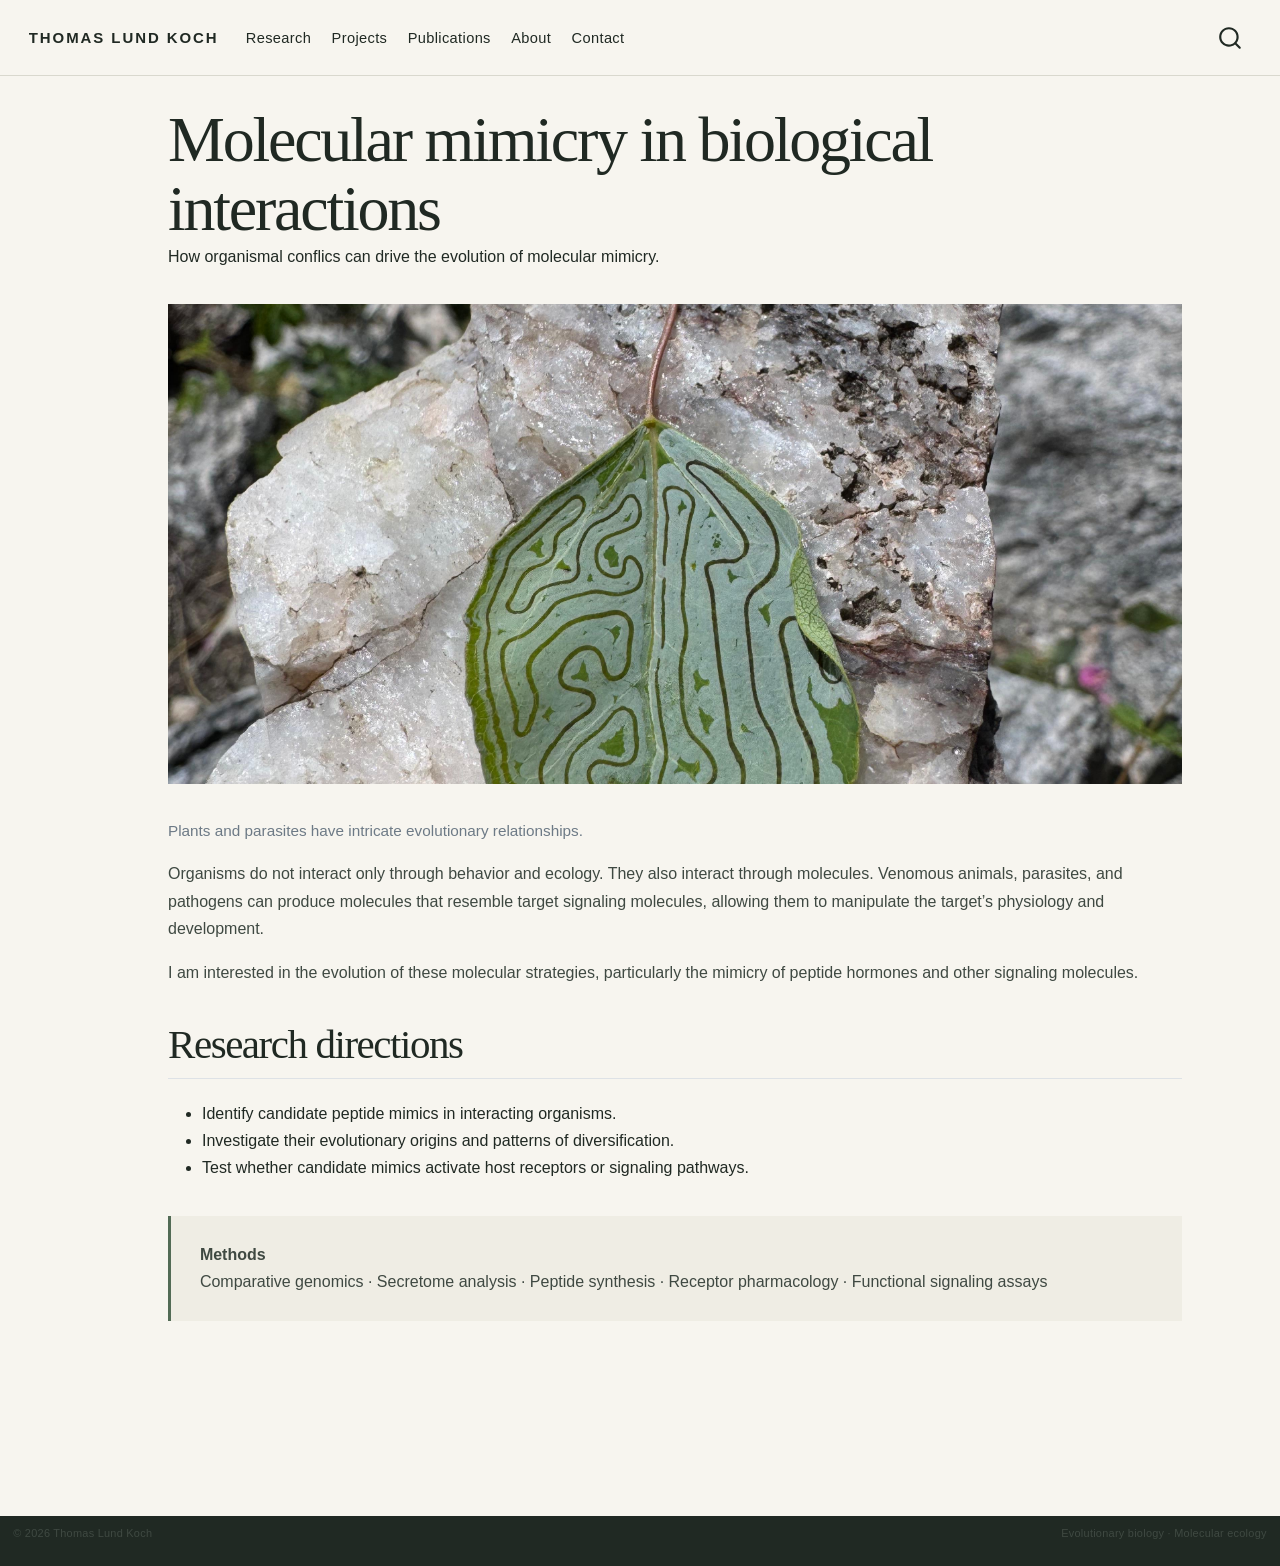
<file: docs/projects/molecular-mimicry.html>
<!DOCTYPE html>
<html xmlns="http://www.w3.org/1999/xhtml" lang="en" xml:lang="en"><head>

<meta charset="utf-8">
<meta name="generator" content="quarto-1.11.9">

<meta name="viewport" content="width=device-width, initial-scale=1.0, user-scalable=yes">

<meta name="description" content="How organismal conflics can drive the evolution of molecular mimicry.">

<title>Molecular mimicry in biological interactions – Thomas Lund Koch</title>
<style>
/* Default styles provided by pandoc.
** See https://pandoc.org/MANUAL.html#variables-for-html for config info.
*/
span.smallcaps{font-variant: small-caps;}
div.columns{display: flex; gap: 1.5em;}
div.column{flex: auto;}
@media screen {
div.columns{gap: min(4vw, 1.5em);}
div.column{overflow-x: auto;}
}
div.hanging-indent{margin-left: 1.5em; text-indent: -1.5em;}
ul.task-list{list-style: none;}
ul.task-list li input[type="checkbox"] {
  width: 0.8em;
  margin: 0 0.8em 0.2em -1em; /* quarto-specific, see https://github.com/quarto-dev/quarto-cli/issues/4556 */ 
  vertical-align: middle;
}
</style>


<script src="../site_libs/quarto-nav/quarto-nav.js"></script>
<script src="../site_libs/clipboard/clipboard.min.js"></script>
<script src="../site_libs/quarto-search/autocomplete.umd.js"></script>
<script src="../site_libs/quarto-search/fuse.min.js"></script>
<script src="../site_libs/quarto-search/quarto-search.js"></script>
<meta name="quarto:offset" content="../">
<script src="../site_libs/quarto-html/quarto.js" type="module"></script>
<script src="../site_libs/quarto-html/tabsets/tabsets.js" type="module"></script>
<script src="../site_libs/quarto-html/scrollable-regions/scrollable-regions.js" type="module"></script>
<script src="../site_libs/quarto-html/popper.min.js"></script>
<script src="../site_libs/quarto-html/tippy.umd.min.js"></script>
<script src="../site_libs/quarto-html/anchor.min.js"></script>
<link href="../site_libs/quarto-html/tippy.css" rel="stylesheet">
<link href="../site_libs/quarto-html/quarto-syntax-highlighting-63b5708e65d6cd79cd7618c58d0c21e7.css" rel="stylesheet" id="quarto-text-highlighting-styles">
<script src="../site_libs/bootstrap/bootstrap.min.js"></script>
<link href="../site_libs/bootstrap/bootstrap-icons.css" rel="stylesheet">
<link href="../site_libs/bootstrap/bootstrap-488295349c9a15e4b0f288c9e996d0d8.min.css" rel="stylesheet" append-hash="true" id="quarto-bootstrap" data-mode="light">
<script id="quarto-search-options" type="application/json">{
  "location": "navbar",
  "copy-button": false,
  "collapse-after": 3,
  "panel-placement": "end",
  "type": "overlay",
  "limit": 50,
  "keyboard-shortcut": [
    "f",
    "/",
    "s"
  ],
  "show-item-context": false,
  "language": {
    "search-no-results-text": "No results",
    "search-matching-documents-text": "matching documents",
    "search-copy-link-title": "Copy link to search",
    "search-hide-matches-text": "Hide additional matches",
    "search-more-match-text": "more match in this document",
    "search-more-matches-text": "more matches in this document",
    "search-clear-button-title": "Clear",
    "search-text-placeholder": "",
    "search-detached-cancel-button-title": "Cancel",
    "search-submit-button-title": "Submit",
    "search-label": "Search"
  }
}</script>
<style>html{ scroll-behavior: smooth; }</style>


<link rel="stylesheet" href="../styles.css">
</head>

<body class="nav-fixed fullcontent quarto-light"><a id="quarto-skip-link" class="visually-hidden-focusable" href="#quarto-document-content">Skip to main content</a>

<div id="quarto-search-results"></div>
  <header id="quarto-header" class="headroom fixed-top">
    <nav class="navbar navbar-expand-lg " data-bs-theme="dark" aria-label="Site">
      <div class="navbar-container container-fluid">
      <div class="navbar-brand-container mx-auto">
    <a class="navbar-brand" href="../index.html">
    <span class="navbar-title">THOMAS LUND KOCH</span>
    </a>
  </div>
          <button class="navbar-toggler" type="button" data-bs-toggle="collapse" data-bs-target="#navbarCollapse" aria-controls="navbarCollapse" aria-expanded="false" aria-label="Toggle navigation" onclick="if (window.quartoToggleHeadroom) { window.quartoToggleHeadroom(); }">
  <span class="navbar-toggler-icon"></span>
</button>
          <div class="collapse navbar-collapse" id="navbarCollapse">
            <ul class="navbar-nav navbar-nav-scroll me-auto">
  <li class="nav-item">
    <a class="nav-link" href="../research.html"> 
<span class="menu-text">Research</span></a>
  </li>  
  <li class="nav-item">
    <a class="nav-link" href="../projects.html"> 
<span class="menu-text">Projects</span></a>
  </li>  
  <li class="nav-item">
    <a class="nav-link" href="../publications.html"> 
<span class="menu-text">Publications</span></a>
  </li>  
  <li class="nav-item">
    <a class="nav-link" href="../about.html"> 
<span class="menu-text">About</span></a>
  </li>  
  <li class="nav-item">
    <a class="nav-link" href="../contact.html"> 
<span class="menu-text">Contact</span></a>
  </li>  
</ul>
          </div> <!-- /navcollapse -->
            <div class="quarto-navbar-tools">
</div>
            <div id="quarto-search" class="" title="Search"></div>
      </div> <!-- /container-fluid -->
    </nav>
</header>
<!-- content -->
<div id="quarto-content" class="quarto-container page-columns page-rows-contents page-layout-article page-navbar">
<!-- sidebar -->
<!-- margin-sidebar -->
    
<!-- main -->
<main class="content" id="quarto-document-content" tabindex="-1">

<header id="title-block-header" class="quarto-title-block default">
<div class="quarto-title">
<h1 class="title">Molecular mimicry in biological interactions</h1>
</div>

<div>
  <div class="description">
    How organismal conflics can drive the evolution of molecular mimicry.
  </div>
</div>


<div class="quarto-title-meta">

    
  
    
  </div>
  


</header>


<div class="quarto-figure quarto-figure-center">
<figure class="figure">
<p><img src="../images/leaf.jpg" class="project-hero img-fluid figure-img"></p>
<figcaption>Plants and parasites have intricate evolutionary relationships.</figcaption>
</figure>
</div>
<p>Organisms do not interact only through behavior and ecology. They also interact through molecules. Venomous animals, parasites, and pathogens can produce molecules that resemble target signaling molecules, allowing them to manipulate the target’s physiology and development.</p>
<p>I am interested in the evolution of these molecular strategies, particularly the mimicry of peptide hormones and other signaling molecules.</p>
<section id="research-directions" class="level2">
<h2 class="anchored" data-anchor-id="research-directions">Research directions</h2>
<ul>
<li>Identify candidate peptide mimics in interacting organisms.</li>
<li>Investigate their evolutionary origins and patterns of diversification.</li>
<li>Test whether candidate mimics activate host receptors or signaling pathways.</li>
</ul>
<div class="project-callout">
<p><strong>Methods</strong></p>
<p>Comparative genomics · Secretome analysis · Peptide synthesis · Receptor pharmacology · Functional signaling assays</p>
</div>


</section>

</main> <!-- /main -->
<script id="quarto-html-after-body" type="application/javascript">
  window.document.addEventListener("DOMContentLoaded", function (event) {
    const icon = "";
    const anchorJS = new window.AnchorJS();
    anchorJS.options = {
      placement: 'right',
      icon: icon
    };
    anchorJS.add('.anchored');
    const isCodeAnnotation = (el) => {
      for (const clz of el.classList) {
        if (clz.startsWith('code-annotation-')) {                     
          return true;
        }
      }
      return false;
    }
    const onCopySuccess = function(e) {
      // button target
      const button = e.trigger;
      // don't keep focus
      button.blur();
      // flash "checked"
      button.classList.add('code-copy-button-checked');
      var currentTitle = button.getAttribute("title");
      button.setAttribute("title", "Copied!");
      let tooltip;
      if (window.bootstrap) {
        button.setAttribute("data-bs-toggle", "tooltip");
        button.setAttribute("data-bs-placement", "left");
        button.setAttribute("data-bs-title", "Copied!");
        tooltip = new bootstrap.Tooltip(button, 
          { trigger: "manual", 
            customClass: "code-copy-button-tooltip",
            offset: [0, -8]});
        tooltip.show();    
      }
      setTimeout(function() {
        if (tooltip) {
          tooltip.hide();
          button.removeAttribute("data-bs-title");
          button.removeAttribute("data-bs-toggle");
          button.removeAttribute("data-bs-placement");
        }
        button.setAttribute("title", currentTitle);
        button.classList.remove('code-copy-button-checked');
      }, 1000);
      // clear code selection
      e.clearSelection();
    }
    const getTextToCopy = function(trigger) {
      const outerScaffold = trigger.parentElement.cloneNode(true);
      const codeEl = outerScaffold.querySelector('code');
      for (const childEl of codeEl.children) {
        if (isCodeAnnotation(childEl)) {
          childEl.remove();
        }
      }
      return codeEl.innerText;
    }
    const clipboard = new window.ClipboardJS('.code-copy-button:not([data-in-quarto-modal])', {
      text: getTextToCopy
    });
    clipboard.on('success', onCopySuccess);
    if (window.document.getElementById('quarto-embedded-source-code-modal')) {
      const clipboardModal = new window.ClipboardJS('.code-copy-button[data-in-quarto-modal]', {
        text: getTextToCopy,
        container: window.document.getElementById('quarto-embedded-source-code-modal')
      });
      clipboardModal.on('success', onCopySuccess);
    }
      var localhostRegex = new RegExp(/^(?:http|https):\/\/localhost\:?[0-9]*\//);
      var mailtoRegex = new RegExp(/^mailto:/);
        var filterRegex = new RegExp('/' + window.location.host + '/');
      const newWindowLabel = "(opens in a new tab)";
      const newWindowNoteId = "quarto-ext-newwindow-label";
      // Links reference one hidden label through aria-describedby, so the
      // announcement never changes their accessible name.
      var describeNewWindow = (link) => {
        if (!window.document.getElementById(newWindowNoteId)) {
          var newWindowNote = window.document.createElement("span");
          newWindowNote.id = newWindowNoteId;
          newWindowNote.hidden = true;
          newWindowNote.textContent = newWindowLabel;
          window.document.body.appendChild(newWindowNote);
        }
        var describedBy = (link.getAttribute("aria-describedby") || "").split(/\s+/).filter(Boolean);
        if (!describedBy.includes(newWindowNoteId)) {
          describedBy.push(newWindowNoteId);
          link.setAttribute("aria-describedby", describedBy.join(" "));
        }
      }
      var isInternal = (href) => {
          return filterRegex.test(href) || localhostRegex.test(href) || mailtoRegex.test(href);
      }
      // Inspect non-navigation links and adorn them if external
      window.quartoDecorateExternalLinks = function (root) {
     var links = (root || window.document).querySelectorAll('a[href]:not(.nav-link):not(.navbar-brand):not(.toc-action):not(.sidebar-link):not(.sidebar-item-toggle):not(.pagination-link):not(.no-external):not([aria-hidden]):not(.dropdown-item):not(.quarto-navigation-tool):not(.about-link)');
      for (var i=0; i<links.length; i++) {
        const link = links[i];
        if (!isInternal(link.href)) {
          // undo the damage that might have been done by quarto-nav.js in the case of
          // links that we want to consider external
          if (link.dataset.originalHref !== undefined) {
            link.href = link.dataset.originalHref;
          }
            // target, if specified
            link.setAttribute("target", "_blank");
            if (link.getAttribute("rel") === null) {
              link.setAttribute("rel", "noopener");
            }
            describeNewWindow(link);
          if (!link.classList.contains('no-external-icon')) {
          }
        }
      }
      };
      window.quartoDecorateExternalLinks(window.document);
    // Esc closes the popup (WCAG 1.4.13) and focus leaving both trigger and
    // popup closes it (WCAG 2.4.11); tippy handles neither for interactive popups.
    const hideOnEscAndFocusOut = {
      name: 'hideOnEscAndFocusOut',
      defaultValue: true,
      fn(instance) {
        const dismiss = () => {
          // A show scheduled by the trigger delay would otherwise reopen it
          instance.clearDelayTimeouts();
          instance.hide();
        };
        const onKeyDown = (event) => {
          if (event.key !== 'Escape') {
            return;
          }
          // Keep Esc from also reaching page handlers (e.g. reveal.js overview),
          // except an open reveal.js slide menu, which Esc should close too.
          // The menu handles keys only when its keyboard option is on.
          const menuHandlesEsc = window.Reveal?.getPlugin?.('menu')?.isOpen() &&
            window.Reveal.getConfig().menu?.keyboard !== false;
          if (!menuHandlesEsc) {
            event.stopPropagation();
          }
          if (instance.popper.contains(window.document.activeElement)) {
            // Disabled while refocusing so the focus trigger does not reopen it
            instance.disable();
            instance.reference.focus();
            instance.enable();
          }
          dismiss();
        };
        const onFocusOut = (event) => {
          const target = event.relatedTarget;
          if (target && !instance.reference.contains(target) &&
              !instance.popper.contains(target)) {
            dismiss();
          }
        };
        // On the trigger too: a click trigger (code-annotations: select) has no
        // blur handling. Attached for the instance's lifetime so leaving the
        // trigger also cancels a show still pending on the trigger delay.
        instance.reference.addEventListener('focusout', onFocusOut);
        return {
          onShow() {
            window.document.addEventListener('keydown', onKeyDown, true);
            instance.popper.addEventListener('focusout', onFocusOut);
          },
          onHide() {
            window.document.removeEventListener('keydown', onKeyDown, true);
            instance.popper.removeEventListener('focusout', onFocusOut);
          },
          onDestroy() {
            instance.reference.removeEventListener('focusout', onFocusOut);
          },
        };
      },
    };
    function tippyHover(el, contentFn, onTriggerFn, onUntriggerFn) {
      const config = {
        allowHTML: true,
        maxWidth: 500,
        delay: 100,
        arrow: false,
        appendTo: function(el) {
            return el.parentElement;
        },
        interactive: true,
        interactiveBorder: 10,
        theme: 'quarto',
        placement: 'bottom-start',
        plugins: [hideOnEscAndFocusOut],
      };
      if (contentFn) {
        config.content = contentFn;
      }
      if (onTriggerFn) {
        config.onTrigger = onTriggerFn;
      }
      if (onUntriggerFn) {
        config.onUntrigger = onUntriggerFn;
      }
      window.tippy(el, config); 
    }
    const noterefs = window.document.querySelectorAll('a[role="doc-noteref"]');
    for (var i=0; i<noterefs.length; i++) {
      const ref = noterefs[i];
      tippyHover(ref, function() {
        // use id or data attribute instead here
        let href = ref.getAttribute('data-footnote-href') || ref.getAttribute('href');
        try { href = new URL(href).hash; } catch {}
        const id = href.replace(/^#\/?/, "");
        const note = window.document.getElementById(id);
        if (note) {
          return note.innerHTML;
        } else {
          return "";
        }
      });
    }
    const xrefs = window.document.querySelectorAll('a.quarto-xref');
    const processXRef = (id, note) => {
      // Strip column container classes
      const stripColumnClz = (el) => {
        el.classList.remove("page-full", "page-columns");
        if (el.children) {
          for (const child of el.children) {
            stripColumnClz(child);
          }
        }
      }
      stripColumnClz(note)
      if (id === null || id.startsWith('sec-')) {
        // Special case sections, only their first couple elements
        const container = document.createElement("div");
        if (note.children && note.children.length > 2) {
          container.appendChild(note.children[0].cloneNode(true));
          for (let i = 1; i < note.children.length; i++) {
            const child = note.children[i];
            if (child.tagName === "P" && child.innerText === "") {
              continue;
            } else {
              container.appendChild(child.cloneNode(true));
              break;
            }
          }
          if (window.Quarto?.typesetMath) {
            window.Quarto.typesetMath(container);
          }
          return container.innerHTML
        } else {
          if (window.Quarto?.typesetMath) {
            window.Quarto.typesetMath(note);
          }
          return note.innerHTML;
        }
      } else {
        // Remove any anchor links if they are present
        const anchorLink = note.querySelector('a.anchorjs-link');
        if (anchorLink) {
          anchorLink.remove();
        }
        if (window.Quarto?.typesetMath) {
          window.Quarto.typesetMath(note);
        }
        if (note.classList.contains("callout")) {
          return note.outerHTML;
        } else {
          return note.innerHTML;
        }
      }
    }
    for (var i=0; i<xrefs.length; i++) {
      const xref = xrefs[i];
      tippyHover(xref, undefined, function(instance) {
        instance.disable();
        let url = xref.getAttribute('href');
        let hash = undefined; 
        if (url.startsWith('#')) {
          hash = url;
        } else {
          try { hash = new URL(url).hash; } catch {}
        }
        if (hash) {
          const id = hash.replace(/^#\/?/, "");
          const note = window.document.getElementById(id);
          if (note !== null) {
            try {
              const html = processXRef(id, note.cloneNode(true));
              instance.setContent(html);
            } finally {
              instance.enable();
              instance.show();
            }
          } else {
            // See if we can fetch this
            fetch(url.split('#')[0])
            .then(res => res.text())
            .then(html => {
              const parser = new DOMParser();
              const htmlDoc = parser.parseFromString(html, "text/html");
              const note = htmlDoc.getElementById(id);
              if (note !== null) {
                const html = processXRef(id, note);
                instance.setContent(html);
              } 
            }).finally(() => {
              instance.enable();
              instance.show();
            });
          }
        } else {
          // See if we can fetch a full url (with no hash to target)
          // This is a special case and we should probably do some content thinning / targeting
          fetch(url)
          .then(res => res.text())
          .then(html => {
            const parser = new DOMParser();
            const htmlDoc = parser.parseFromString(html, "text/html");
            const note = htmlDoc.querySelector('main.content');
            if (note !== null) {
              // This should only happen for chapter cross references
              // (since there is no id in the URL)
              // remove the first header
              if (note.children.length > 0 && note.children[0].tagName === "HEADER") {
                note.children[0].remove();
              }
              const html = processXRef(null, note);
              instance.setContent(html);
            } 
          }).finally(() => {
            instance.enable();
            instance.show();
          });
        }
      }, function(instance) {
      });
    }
        let selectedAnnoteEl;
        const selectorForAnnotation = ( cell, annotation) => {
          let cellAttr = 'data-code-cell="' + cell + '"';
          let lineAttr = 'data-code-annotation="' +  annotation + '"';
          const selector = 'span[' + cellAttr + '][' + lineAttr + ']';
          return selector;
        }
        const selectCodeLines = (annoteEl) => {
          const doc = window.document;
          const targetCell = annoteEl.getAttribute("data-target-cell");
          const targetAnnotation = annoteEl.getAttribute("data-target-annotation");
          const annoteSpan = window.document.querySelector(selectorForAnnotation(targetCell, targetAnnotation));
          const lines = annoteSpan.getAttribute("data-code-lines").split(",");
          const lineIds = lines.map((line) => {
            return targetCell + "-" + line;
          })
          // Each band is positioned against its own containing block, which is
          // not the offsetParent of the lines, so place it from client rects.
          const placeBand = (band, firstEl, lastEl, codeBlock) => {
            const container = band.offsetParent;
            if (container === null) {
              return;
            }
            const containerRect = container.getBoundingClientRect();
            // Reveal.js scales slides with a transform, so convert client
            // pixels back to the CSS pixels of the container.
            const scale = containerRect.height / container.offsetHeight || 1;
            const firstRect = firstEl.getBoundingClientRect();
            const lastRect = lastEl.getBoundingClientRect();
            const top = (firstRect.top - containerRect.top) / scale - container.clientTop + container.scrollTop;
            const height = (lastRect.bottom - firstRect.top) / scale;
            band.style.top = top - 2 + "px";
            band.style.height = height + 4 + "px";
            if (codeBlock) {
              // Without the copy button wrapper, the containing block is wider
              // than the code block, so span the code block explicitly.
              const blockRect = codeBlock.getBoundingClientRect();
              band.style.left = (blockRect.left - containerRect.left) / scale - container.clientLeft + container.scrollLeft + "px";
              band.style.width = blockRect.width / scale + "px";
            }
          };
          if (lineIds.length > 0) {
            const el = window.document.getElementById(lineIds[0]);
            const lastEl = window.document.getElementById(lineIds[lineIds.length - 1]);
            const parent = el.parentElement.parentElement;
            // cook up a div (if necessary) and position it
            let div = window.document.getElementById("code-annotation-line-highlight");
            if (div === null) {
              div = window.document.createElement("div");
              div.setAttribute("id", "code-annotation-line-highlight");
              div.style.position = 'absolute';
              parent.appendChild(div);
            }
            placeBand(div, el, lastEl, parent.closest("div.sourceCode") || parent);
            let gutterDiv = window.document.getElementById("code-annotation-line-highlight-gutter");
            if (gutterDiv === null) {
              gutterDiv = window.document.createElement("div");
              gutterDiv.setAttribute("id", "code-annotation-line-highlight-gutter");
              gutterDiv.style.position = 'absolute';
              const codeCell = window.document.getElementById(targetCell);
              const gutter = codeCell.querySelector('.code-annotation-gutter');
              gutter.appendChild(gutterDiv);
            }
            placeBand(gutterDiv, el, lastEl);
            selectedAnnoteEl = annoteEl;
          }
        };
        const unselectCodeLines = () => {
          const elementsIds = ["code-annotation-line-highlight", "code-annotation-line-highlight-gutter"];
          elementsIds.forEach((elId) => {
            const div = window.document.getElementById(elId);
            if (div) {
              div.remove();
            }
          });
          selectedAnnoteEl = undefined;
        };
          // Handle positioning of the toggle
      window.addEventListener(
        "resize",
        throttle(() => {
          elRect = undefined;
          if (selectedAnnoteEl) {
            selectCodeLines(selectedAnnoteEl);
          }
        }, 10)
      );
      function throttle(fn, ms) {
      let throttle = false;
      let timer;
        return (...args) => {
          if(!throttle) { // first call gets through
              fn.apply(this, args);
              throttle = true;
          } else { // all the others get throttled
              if(timer) clearTimeout(timer); // cancel #2
              timer = setTimeout(() => {
                fn.apply(this, args);
                timer = throttle = false;
              }, ms);
          }
        };
      }
        // Attach click handler to the DT
        const annoteDls = window.document.querySelectorAll('dt[data-target-cell]');
        for (const annoteDlNode of annoteDls) {
          annoteDlNode.addEventListener('click', (event) => {
            const clickedEl = event.target;
            if (clickedEl !== selectedAnnoteEl) {
              unselectCodeLines();
              const activeEl = window.document.querySelector('dt[data-target-cell].code-annotation-active');
              if (activeEl) {
                activeEl.classList.remove('code-annotation-active');
              }
              selectCodeLines(clickedEl);
              clickedEl.classList.add('code-annotation-active');
            } else {
              // Unselect the line
              unselectCodeLines();
              clickedEl.classList.remove('code-annotation-active');
            }
          });
        }
    const findCites = (el) => {
      const parentEl = el.parentElement;
      if (parentEl) {
        const cites = parentEl.dataset.cites;
        if (cites) {
          return {
            el,
            cites: cites.split(' ')
          };
        } else {
          return findCites(el.parentElement)
        }
      } else {
        return undefined;
      }
    };
    var bibliorefs = window.document.querySelectorAll('a[role="doc-biblioref"]');
    for (var i=0; i<bibliorefs.length; i++) {
      const ref = bibliorefs[i];
      const citeInfo = findCites(ref);
      if (citeInfo) {
        tippyHover(citeInfo.el, function() {
          var popup = window.document.createElement('div');
          citeInfo.cites.forEach(function(cite) {
            var citeDiv = window.document.createElement('div');
            citeDiv.classList.add('hanging-indent');
            citeDiv.classList.add('csl-entry');
            var biblioDiv = window.document.getElementById('ref-' + cite);
            if (biblioDiv) {
              citeDiv.innerHTML = biblioDiv.innerHTML;
            }
            popup.appendChild(citeDiv);
          });
          return popup.innerHTML;
        });
      }
    }
  });
  </script>
  <script type="application/javascript">
  window.quartoScrollableRegionsLabels = {"code":"Scrollable code","output":"Scrollable output"};
  </script>
</div> <!-- /content -->
<footer class="footer">
  <div class="nav-footer">
    <div class="nav-footer-left">
<p>© 2026 Thomas Lund Koch</p>
</div>   
    <div class="nav-footer-center">
      &nbsp;
    </div>
    <div class="nav-footer-right">
<p>Evolutionary biology · Molecular ecology</p>
</div>
  </div>
</footer>




<script src="../site_libs/quarto-html/zenscroll-min.js"></script>
</body></html>
</file>
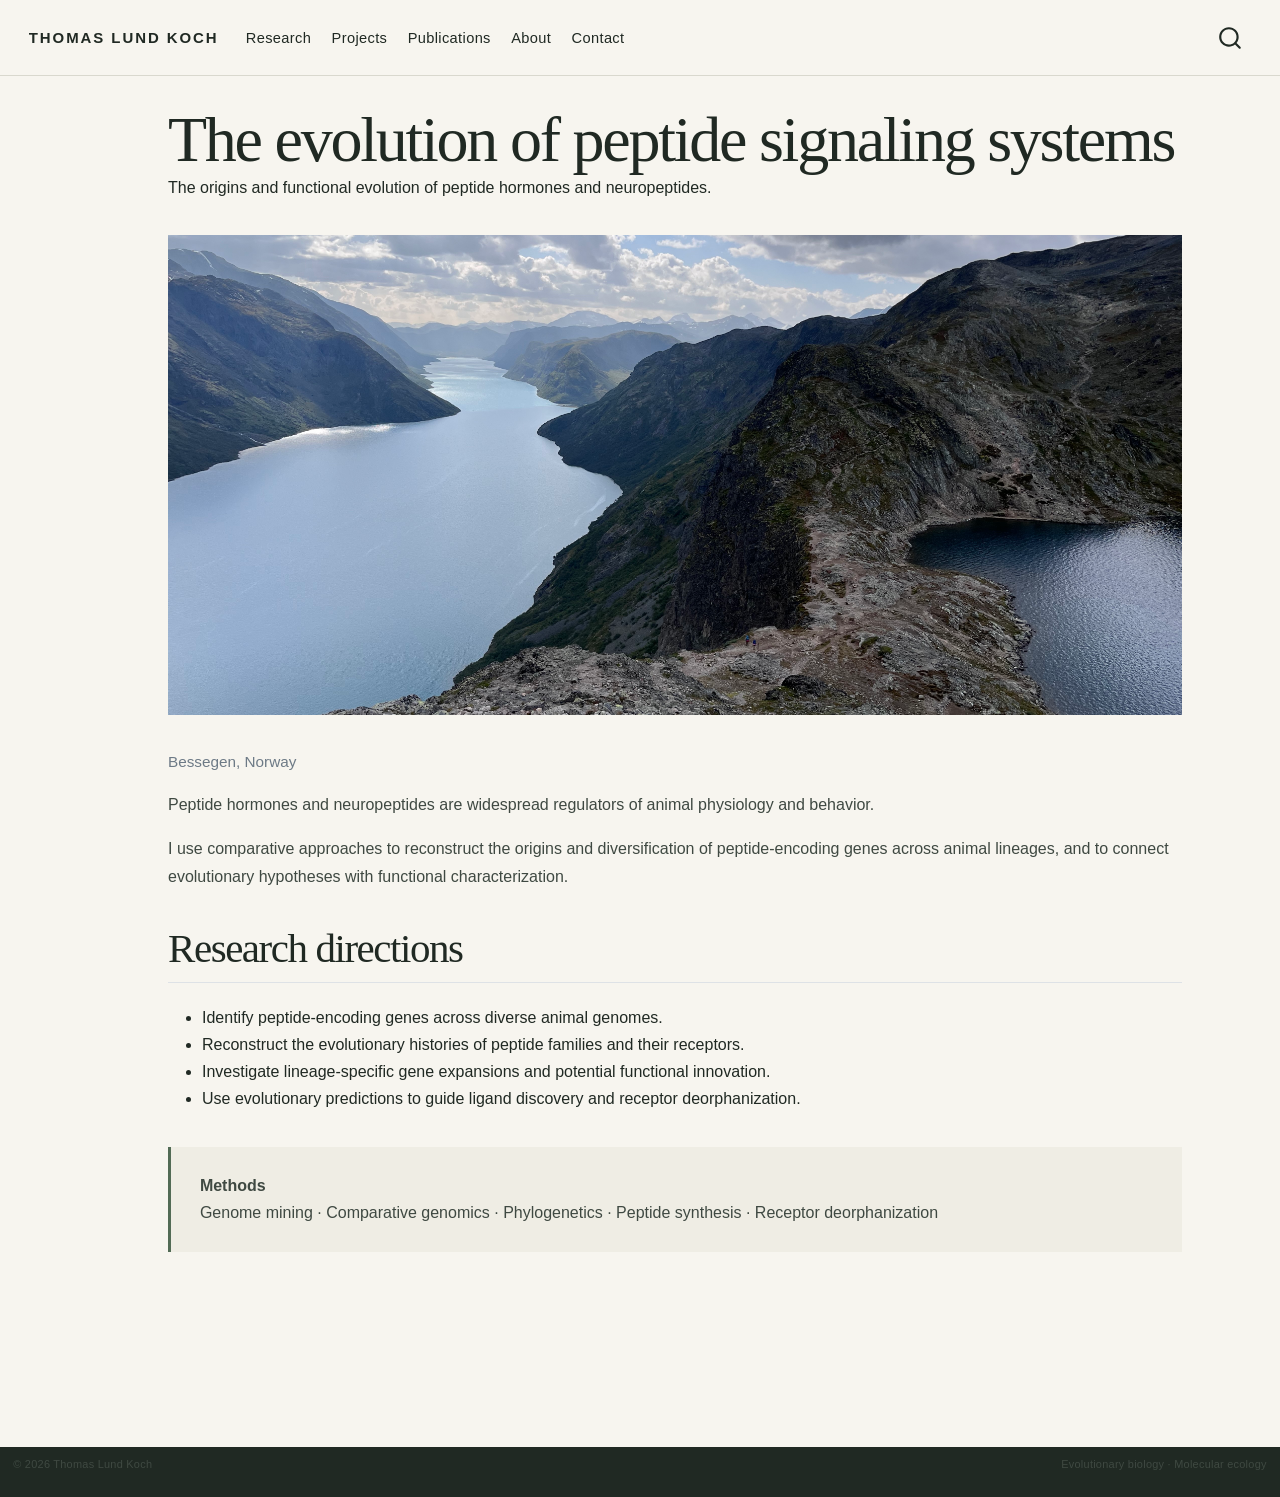
<file: docs/projects/peptide-signaling.html>
<!DOCTYPE html>
<html xmlns="http://www.w3.org/1999/xhtml" lang="en" xml:lang="en"><head>

<meta charset="utf-8">
<meta name="generator" content="quarto-1.11.9">

<meta name="viewport" content="width=device-width, initial-scale=1.0, user-scalable=yes">

<meta name="description" content="The origins and functional evolution of peptide hormones and neuropeptides.">

<title>The evolution of peptide signaling systems – Thomas Lund Koch</title>
<style>
/* Default styles provided by pandoc.
** See https://pandoc.org/MANUAL.html#variables-for-html for config info.
*/
span.smallcaps{font-variant: small-caps;}
div.columns{display: flex; gap: 1.5em;}
div.column{flex: auto;}
@media screen {
div.columns{gap: min(4vw, 1.5em);}
div.column{overflow-x: auto;}
}
div.hanging-indent{margin-left: 1.5em; text-indent: -1.5em;}
ul.task-list{list-style: none;}
ul.task-list li input[type="checkbox"] {
  width: 0.8em;
  margin: 0 0.8em 0.2em -1em; /* quarto-specific, see https://github.com/quarto-dev/quarto-cli/issues/4556 */ 
  vertical-align: middle;
}
</style>


<script src="../site_libs/quarto-nav/quarto-nav.js"></script>
<script src="../site_libs/clipboard/clipboard.min.js"></script>
<script src="../site_libs/quarto-search/autocomplete.umd.js"></script>
<script src="../site_libs/quarto-search/fuse.min.js"></script>
<script src="../site_libs/quarto-search/quarto-search.js"></script>
<meta name="quarto:offset" content="../">
<script src="../site_libs/quarto-html/quarto.js" type="module"></script>
<script src="../site_libs/quarto-html/tabsets/tabsets.js" type="module"></script>
<script src="../site_libs/quarto-html/scrollable-regions/scrollable-regions.js" type="module"></script>
<script src="../site_libs/quarto-html/popper.min.js"></script>
<script src="../site_libs/quarto-html/tippy.umd.min.js"></script>
<script src="../site_libs/quarto-html/anchor.min.js"></script>
<link href="../site_libs/quarto-html/tippy.css" rel="stylesheet">
<link href="../site_libs/quarto-html/quarto-syntax-highlighting-63b5708e65d6cd79cd7618c58d0c21e7.css" rel="stylesheet" id="quarto-text-highlighting-styles">
<script src="../site_libs/bootstrap/bootstrap.min.js"></script>
<link href="../site_libs/bootstrap/bootstrap-icons.css" rel="stylesheet">
<link href="../site_libs/bootstrap/bootstrap-488295349c9a15e4b0f288c9e996d0d8.min.css" rel="stylesheet" append-hash="true" id="quarto-bootstrap" data-mode="light">
<script id="quarto-search-options" type="application/json">{
  "location": "navbar",
  "copy-button": false,
  "collapse-after": 3,
  "panel-placement": "end",
  "type": "overlay",
  "limit": 50,
  "keyboard-shortcut": [
    "f",
    "/",
    "s"
  ],
  "show-item-context": false,
  "language": {
    "search-no-results-text": "No results",
    "search-matching-documents-text": "matching documents",
    "search-copy-link-title": "Copy link to search",
    "search-hide-matches-text": "Hide additional matches",
    "search-more-match-text": "more match in this document",
    "search-more-matches-text": "more matches in this document",
    "search-clear-button-title": "Clear",
    "search-text-placeholder": "",
    "search-detached-cancel-button-title": "Cancel",
    "search-submit-button-title": "Submit",
    "search-label": "Search"
  }
}</script>
<style>html{ scroll-behavior: smooth; }</style>


<link rel="stylesheet" href="../styles.css">
</head>

<body class="nav-fixed fullcontent quarto-light"><a id="quarto-skip-link" class="visually-hidden-focusable" href="#quarto-document-content">Skip to main content</a>

<div id="quarto-search-results"></div>
  <header id="quarto-header" class="headroom fixed-top">
    <nav class="navbar navbar-expand-lg " data-bs-theme="dark" aria-label="Site">
      <div class="navbar-container container-fluid">
      <div class="navbar-brand-container mx-auto">
    <a class="navbar-brand" href="../index.html">
    <span class="navbar-title">THOMAS LUND KOCH</span>
    </a>
  </div>
          <button class="navbar-toggler" type="button" data-bs-toggle="collapse" data-bs-target="#navbarCollapse" aria-controls="navbarCollapse" aria-expanded="false" aria-label="Toggle navigation" onclick="if (window.quartoToggleHeadroom) { window.quartoToggleHeadroom(); }">
  <span class="navbar-toggler-icon"></span>
</button>
          <div class="collapse navbar-collapse" id="navbarCollapse">
            <ul class="navbar-nav navbar-nav-scroll me-auto">
  <li class="nav-item">
    <a class="nav-link" href="../research.html"> 
<span class="menu-text">Research</span></a>
  </li>  
  <li class="nav-item">
    <a class="nav-link" href="../projects.html"> 
<span class="menu-text">Projects</span></a>
  </li>  
  <li class="nav-item">
    <a class="nav-link" href="../publications.html"> 
<span class="menu-text">Publications</span></a>
  </li>  
  <li class="nav-item">
    <a class="nav-link" href="../about.html"> 
<span class="menu-text">About</span></a>
  </li>  
  <li class="nav-item">
    <a class="nav-link" href="../contact.html"> 
<span class="menu-text">Contact</span></a>
  </li>  
</ul>
          </div> <!-- /navcollapse -->
            <div class="quarto-navbar-tools">
</div>
            <div id="quarto-search" class="" title="Search"></div>
      </div> <!-- /container-fluid -->
    </nav>
</header>
<!-- content -->
<div id="quarto-content" class="quarto-container page-columns page-rows-contents page-layout-article page-navbar">
<!-- sidebar -->
<!-- margin-sidebar -->
    
<!-- main -->
<main class="content" id="quarto-document-content" tabindex="-1">

<header id="title-block-header" class="quarto-title-block default">
<div class="quarto-title">
<h1 class="title">The evolution of peptide signaling systems</h1>
</div>

<div>
  <div class="description">
    The origins and functional evolution of peptide hormones and neuropeptides.
  </div>
</div>


<div class="quarto-title-meta">

    
  
    
  </div>
  


</header>


<div class="quarto-figure quarto-figure-center">
<figure class="figure">
<p><img src="../images/norway.jpg" class="project-hero img-fluid figure-img"></p>
<figcaption>Bessegen, Norway</figcaption>
</figure>
</div>
<p>Peptide hormones and neuropeptides are widespread regulators of animal physiology and behavior.</p>
<p>I use comparative approaches to reconstruct the origins and diversification of peptide-encoding genes across animal lineages, and to connect evolutionary hypotheses with functional characterization.</p>
<section id="research-directions" class="level2">
<h2 class="anchored" data-anchor-id="research-directions">Research directions</h2>
<ul>
<li>Identify peptide-encoding genes across diverse animal genomes.</li>
<li>Reconstruct the evolutionary histories of peptide families and their receptors.</li>
<li>Investigate lineage-specific gene expansions and potential functional innovation.</li>
<li>Use evolutionary predictions to guide ligand discovery and receptor deorphanization.</li>
</ul>
<div class="project-callout">
<p><strong>Methods</strong></p>
<p>Genome mining · Comparative genomics · Phylogenetics · Peptide synthesis · Receptor deorphanization</p>
</div>


</section>

</main> <!-- /main -->
<script id="quarto-html-after-body" type="application/javascript">
  window.document.addEventListener("DOMContentLoaded", function (event) {
    const icon = "";
    const anchorJS = new window.AnchorJS();
    anchorJS.options = {
      placement: 'right',
      icon: icon
    };
    anchorJS.add('.anchored');
    const isCodeAnnotation = (el) => {
      for (const clz of el.classList) {
        if (clz.startsWith('code-annotation-')) {                     
          return true;
        }
      }
      return false;
    }
    const onCopySuccess = function(e) {
      // button target
      const button = e.trigger;
      // don't keep focus
      button.blur();
      // flash "checked"
      button.classList.add('code-copy-button-checked');
      var currentTitle = button.getAttribute("title");
      button.setAttribute("title", "Copied!");
      let tooltip;
      if (window.bootstrap) {
        button.setAttribute("data-bs-toggle", "tooltip");
        button.setAttribute("data-bs-placement", "left");
        button.setAttribute("data-bs-title", "Copied!");
        tooltip = new bootstrap.Tooltip(button, 
          { trigger: "manual", 
            customClass: "code-copy-button-tooltip",
            offset: [0, -8]});
        tooltip.show();    
      }
      setTimeout(function() {
        if (tooltip) {
          tooltip.hide();
          button.removeAttribute("data-bs-title");
          button.removeAttribute("data-bs-toggle");
          button.removeAttribute("data-bs-placement");
        }
        button.setAttribute("title", currentTitle);
        button.classList.remove('code-copy-button-checked');
      }, 1000);
      // clear code selection
      e.clearSelection();
    }
    const getTextToCopy = function(trigger) {
      const outerScaffold = trigger.parentElement.cloneNode(true);
      const codeEl = outerScaffold.querySelector('code');
      for (const childEl of codeEl.children) {
        if (isCodeAnnotation(childEl)) {
          childEl.remove();
        }
      }
      return codeEl.innerText;
    }
    const clipboard = new window.ClipboardJS('.code-copy-button:not([data-in-quarto-modal])', {
      text: getTextToCopy
    });
    clipboard.on('success', onCopySuccess);
    if (window.document.getElementById('quarto-embedded-source-code-modal')) {
      const clipboardModal = new window.ClipboardJS('.code-copy-button[data-in-quarto-modal]', {
        text: getTextToCopy,
        container: window.document.getElementById('quarto-embedded-source-code-modal')
      });
      clipboardModal.on('success', onCopySuccess);
    }
      var localhostRegex = new RegExp(/^(?:http|https):\/\/localhost\:?[0-9]*\//);
      var mailtoRegex = new RegExp(/^mailto:/);
        var filterRegex = new RegExp('/' + window.location.host + '/');
      const newWindowLabel = "(opens in a new tab)";
      const newWindowNoteId = "quarto-ext-newwindow-label";
      // Links reference one hidden label through aria-describedby, so the
      // announcement never changes their accessible name.
      var describeNewWindow = (link) => {
        if (!window.document.getElementById(newWindowNoteId)) {
          var newWindowNote = window.document.createElement("span");
          newWindowNote.id = newWindowNoteId;
          newWindowNote.hidden = true;
          newWindowNote.textContent = newWindowLabel;
          window.document.body.appendChild(newWindowNote);
        }
        var describedBy = (link.getAttribute("aria-describedby") || "").split(/\s+/).filter(Boolean);
        if (!describedBy.includes(newWindowNoteId)) {
          describedBy.push(newWindowNoteId);
          link.setAttribute("aria-describedby", describedBy.join(" "));
        }
      }
      var isInternal = (href) => {
          return filterRegex.test(href) || localhostRegex.test(href) || mailtoRegex.test(href);
      }
      // Inspect non-navigation links and adorn them if external
      window.quartoDecorateExternalLinks = function (root) {
     var links = (root || window.document).querySelectorAll('a[href]:not(.nav-link):not(.navbar-brand):not(.toc-action):not(.sidebar-link):not(.sidebar-item-toggle):not(.pagination-link):not(.no-external):not([aria-hidden]):not(.dropdown-item):not(.quarto-navigation-tool):not(.about-link)');
      for (var i=0; i<links.length; i++) {
        const link = links[i];
        if (!isInternal(link.href)) {
          // undo the damage that might have been done by quarto-nav.js in the case of
          // links that we want to consider external
          if (link.dataset.originalHref !== undefined) {
            link.href = link.dataset.originalHref;
          }
            // target, if specified
            link.setAttribute("target", "_blank");
            if (link.getAttribute("rel") === null) {
              link.setAttribute("rel", "noopener");
            }
            describeNewWindow(link);
          if (!link.classList.contains('no-external-icon')) {
          }
        }
      }
      };
      window.quartoDecorateExternalLinks(window.document);
    // Esc closes the popup (WCAG 1.4.13) and focus leaving both trigger and
    // popup closes it (WCAG 2.4.11); tippy handles neither for interactive popups.
    const hideOnEscAndFocusOut = {
      name: 'hideOnEscAndFocusOut',
      defaultValue: true,
      fn(instance) {
        const dismiss = () => {
          // A show scheduled by the trigger delay would otherwise reopen it
          instance.clearDelayTimeouts();
          instance.hide();
        };
        const onKeyDown = (event) => {
          if (event.key !== 'Escape') {
            return;
          }
          // Keep Esc from also reaching page handlers (e.g. reveal.js overview),
          // except an open reveal.js slide menu, which Esc should close too.
          // The menu handles keys only when its keyboard option is on.
          const menuHandlesEsc = window.Reveal?.getPlugin?.('menu')?.isOpen() &&
            window.Reveal.getConfig().menu?.keyboard !== false;
          if (!menuHandlesEsc) {
            event.stopPropagation();
          }
          if (instance.popper.contains(window.document.activeElement)) {
            // Disabled while refocusing so the focus trigger does not reopen it
            instance.disable();
            instance.reference.focus();
            instance.enable();
          }
          dismiss();
        };
        const onFocusOut = (event) => {
          const target = event.relatedTarget;
          if (target && !instance.reference.contains(target) &&
              !instance.popper.contains(target)) {
            dismiss();
          }
        };
        // On the trigger too: a click trigger (code-annotations: select) has no
        // blur handling. Attached for the instance's lifetime so leaving the
        // trigger also cancels a show still pending on the trigger delay.
        instance.reference.addEventListener('focusout', onFocusOut);
        return {
          onShow() {
            window.document.addEventListener('keydown', onKeyDown, true);
            instance.popper.addEventListener('focusout', onFocusOut);
          },
          onHide() {
            window.document.removeEventListener('keydown', onKeyDown, true);
            instance.popper.removeEventListener('focusout', onFocusOut);
          },
          onDestroy() {
            instance.reference.removeEventListener('focusout', onFocusOut);
          },
        };
      },
    };
    function tippyHover(el, contentFn, onTriggerFn, onUntriggerFn) {
      const config = {
        allowHTML: true,
        maxWidth: 500,
        delay: 100,
        arrow: false,
        appendTo: function(el) {
            return el.parentElement;
        },
        interactive: true,
        interactiveBorder: 10,
        theme: 'quarto',
        placement: 'bottom-start',
        plugins: [hideOnEscAndFocusOut],
      };
      if (contentFn) {
        config.content = contentFn;
      }
      if (onTriggerFn) {
        config.onTrigger = onTriggerFn;
      }
      if (onUntriggerFn) {
        config.onUntrigger = onUntriggerFn;
      }
      window.tippy(el, config); 
    }
    const noterefs = window.document.querySelectorAll('a[role="doc-noteref"]');
    for (var i=0; i<noterefs.length; i++) {
      const ref = noterefs[i];
      tippyHover(ref, function() {
        // use id or data attribute instead here
        let href = ref.getAttribute('data-footnote-href') || ref.getAttribute('href');
        try { href = new URL(href).hash; } catch {}
        const id = href.replace(/^#\/?/, "");
        const note = window.document.getElementById(id);
        if (note) {
          return note.innerHTML;
        } else {
          return "";
        }
      });
    }
    const xrefs = window.document.querySelectorAll('a.quarto-xref');
    const processXRef = (id, note) => {
      // Strip column container classes
      const stripColumnClz = (el) => {
        el.classList.remove("page-full", "page-columns");
        if (el.children) {
          for (const child of el.children) {
            stripColumnClz(child);
          }
        }
      }
      stripColumnClz(note)
      if (id === null || id.startsWith('sec-')) {
        // Special case sections, only their first couple elements
        const container = document.createElement("div");
        if (note.children && note.children.length > 2) {
          container.appendChild(note.children[0].cloneNode(true));
          for (let i = 1; i < note.children.length; i++) {
            const child = note.children[i];
            if (child.tagName === "P" && child.innerText === "") {
              continue;
            } else {
              container.appendChild(child.cloneNode(true));
              break;
            }
          }
          if (window.Quarto?.typesetMath) {
            window.Quarto.typesetMath(container);
          }
          return container.innerHTML
        } else {
          if (window.Quarto?.typesetMath) {
            window.Quarto.typesetMath(note);
          }
          return note.innerHTML;
        }
      } else {
        // Remove any anchor links if they are present
        const anchorLink = note.querySelector('a.anchorjs-link');
        if (anchorLink) {
          anchorLink.remove();
        }
        if (window.Quarto?.typesetMath) {
          window.Quarto.typesetMath(note);
        }
        if (note.classList.contains("callout")) {
          return note.outerHTML;
        } else {
          return note.innerHTML;
        }
      }
    }
    for (var i=0; i<xrefs.length; i++) {
      const xref = xrefs[i];
      tippyHover(xref, undefined, function(instance) {
        instance.disable();
        let url = xref.getAttribute('href');
        let hash = undefined; 
        if (url.startsWith('#')) {
          hash = url;
        } else {
          try { hash = new URL(url).hash; } catch {}
        }
        if (hash) {
          const id = hash.replace(/^#\/?/, "");
          const note = window.document.getElementById(id);
          if (note !== null) {
            try {
              const html = processXRef(id, note.cloneNode(true));
              instance.setContent(html);
            } finally {
              instance.enable();
              instance.show();
            }
          } else {
            // See if we can fetch this
            fetch(url.split('#')[0])
            .then(res => res.text())
            .then(html => {
              const parser = new DOMParser();
              const htmlDoc = parser.parseFromString(html, "text/html");
              const note = htmlDoc.getElementById(id);
              if (note !== null) {
                const html = processXRef(id, note);
                instance.setContent(html);
              } 
            }).finally(() => {
              instance.enable();
              instance.show();
            });
          }
        } else {
          // See if we can fetch a full url (with no hash to target)
          // This is a special case and we should probably do some content thinning / targeting
          fetch(url)
          .then(res => res.text())
          .then(html => {
            const parser = new DOMParser();
            const htmlDoc = parser.parseFromString(html, "text/html");
            const note = htmlDoc.querySelector('main.content');
            if (note !== null) {
              // This should only happen for chapter cross references
              // (since there is no id in the URL)
              // remove the first header
              if (note.children.length > 0 && note.children[0].tagName === "HEADER") {
                note.children[0].remove();
              }
              const html = processXRef(null, note);
              instance.setContent(html);
            } 
          }).finally(() => {
            instance.enable();
            instance.show();
          });
        }
      }, function(instance) {
      });
    }
        let selectedAnnoteEl;
        const selectorForAnnotation = ( cell, annotation) => {
          let cellAttr = 'data-code-cell="' + cell + '"';
          let lineAttr = 'data-code-annotation="' +  annotation + '"';
          const selector = 'span[' + cellAttr + '][' + lineAttr + ']';
          return selector;
        }
        const selectCodeLines = (annoteEl) => {
          const doc = window.document;
          const targetCell = annoteEl.getAttribute("data-target-cell");
          const targetAnnotation = annoteEl.getAttribute("data-target-annotation");
          const annoteSpan = window.document.querySelector(selectorForAnnotation(targetCell, targetAnnotation));
          const lines = annoteSpan.getAttribute("data-code-lines").split(",");
          const lineIds = lines.map((line) => {
            return targetCell + "-" + line;
          })
          // Each band is positioned against its own containing block, which is
          // not the offsetParent of the lines, so place it from client rects.
          const placeBand = (band, firstEl, lastEl, codeBlock) => {
            const container = band.offsetParent;
            if (container === null) {
              return;
            }
            const containerRect = container.getBoundingClientRect();
            // Reveal.js scales slides with a transform, so convert client
            // pixels back to the CSS pixels of the container.
            const scale = containerRect.height / container.offsetHeight || 1;
            const firstRect = firstEl.getBoundingClientRect();
            const lastRect = lastEl.getBoundingClientRect();
            const top = (firstRect.top - containerRect.top) / scale - container.clientTop + container.scrollTop;
            const height = (lastRect.bottom - firstRect.top) / scale;
            band.style.top = top - 2 + "px";
            band.style.height = height + 4 + "px";
            if (codeBlock) {
              // Without the copy button wrapper, the containing block is wider
              // than the code block, so span the code block explicitly.
              const blockRect = codeBlock.getBoundingClientRect();
              band.style.left = (blockRect.left - containerRect.left) / scale - container.clientLeft + container.scrollLeft + "px";
              band.style.width = blockRect.width / scale + "px";
            }
          };
          if (lineIds.length > 0) {
            const el = window.document.getElementById(lineIds[0]);
            const lastEl = window.document.getElementById(lineIds[lineIds.length - 1]);
            const parent = el.parentElement.parentElement;
            // cook up a div (if necessary) and position it
            let div = window.document.getElementById("code-annotation-line-highlight");
            if (div === null) {
              div = window.document.createElement("div");
              div.setAttribute("id", "code-annotation-line-highlight");
              div.style.position = 'absolute';
              parent.appendChild(div);
            }
            placeBand(div, el, lastEl, parent.closest("div.sourceCode") || parent);
            let gutterDiv = window.document.getElementById("code-annotation-line-highlight-gutter");
            if (gutterDiv === null) {
              gutterDiv = window.document.createElement("div");
              gutterDiv.setAttribute("id", "code-annotation-line-highlight-gutter");
              gutterDiv.style.position = 'absolute';
              const codeCell = window.document.getElementById(targetCell);
              const gutter = codeCell.querySelector('.code-annotation-gutter');
              gutter.appendChild(gutterDiv);
            }
            placeBand(gutterDiv, el, lastEl);
            selectedAnnoteEl = annoteEl;
          }
        };
        const unselectCodeLines = () => {
          const elementsIds = ["code-annotation-line-highlight", "code-annotation-line-highlight-gutter"];
          elementsIds.forEach((elId) => {
            const div = window.document.getElementById(elId);
            if (div) {
              div.remove();
            }
          });
          selectedAnnoteEl = undefined;
        };
          // Handle positioning of the toggle
      window.addEventListener(
        "resize",
        throttle(() => {
          elRect = undefined;
          if (selectedAnnoteEl) {
            selectCodeLines(selectedAnnoteEl);
          }
        }, 10)
      );
      function throttle(fn, ms) {
      let throttle = false;
      let timer;
        return (...args) => {
          if(!throttle) { // first call gets through
              fn.apply(this, args);
              throttle = true;
          } else { // all the others get throttled
              if(timer) clearTimeout(timer); // cancel #2
              timer = setTimeout(() => {
                fn.apply(this, args);
                timer = throttle = false;
              }, ms);
          }
        };
      }
        // Attach click handler to the DT
        const annoteDls = window.document.querySelectorAll('dt[data-target-cell]');
        for (const annoteDlNode of annoteDls) {
          annoteDlNode.addEventListener('click', (event) => {
            const clickedEl = event.target;
            if (clickedEl !== selectedAnnoteEl) {
              unselectCodeLines();
              const activeEl = window.document.querySelector('dt[data-target-cell].code-annotation-active');
              if (activeEl) {
                activeEl.classList.remove('code-annotation-active');
              }
              selectCodeLines(clickedEl);
              clickedEl.classList.add('code-annotation-active');
            } else {
              // Unselect the line
              unselectCodeLines();
              clickedEl.classList.remove('code-annotation-active');
            }
          });
        }
    const findCites = (el) => {
      const parentEl = el.parentElement;
      if (parentEl) {
        const cites = parentEl.dataset.cites;
        if (cites) {
          return {
            el,
            cites: cites.split(' ')
          };
        } else {
          return findCites(el.parentElement)
        }
      } else {
        return undefined;
      }
    };
    var bibliorefs = window.document.querySelectorAll('a[role="doc-biblioref"]');
    for (var i=0; i<bibliorefs.length; i++) {
      const ref = bibliorefs[i];
      const citeInfo = findCites(ref);
      if (citeInfo) {
        tippyHover(citeInfo.el, function() {
          var popup = window.document.createElement('div');
          citeInfo.cites.forEach(function(cite) {
            var citeDiv = window.document.createElement('div');
            citeDiv.classList.add('hanging-indent');
            citeDiv.classList.add('csl-entry');
            var biblioDiv = window.document.getElementById('ref-' + cite);
            if (biblioDiv) {
              citeDiv.innerHTML = biblioDiv.innerHTML;
            }
            popup.appendChild(citeDiv);
          });
          return popup.innerHTML;
        });
      }
    }
  });
  </script>
  <script type="application/javascript">
  window.quartoScrollableRegionsLabels = {"code":"Scrollable code","output":"Scrollable output"};
  </script>
</div> <!-- /content -->
<footer class="footer">
  <div class="nav-footer">
    <div class="nav-footer-left">
<p>© 2026 Thomas Lund Koch</p>
</div>   
    <div class="nav-footer-center">
      &nbsp;
    </div>
    <div class="nav-footer-right">
<p>Evolutionary biology · Molecular ecology</p>
</div>
  </div>
</footer>




<script src="../site_libs/quarto-html/zenscroll-min.js"></script>
</body></html>
</file>
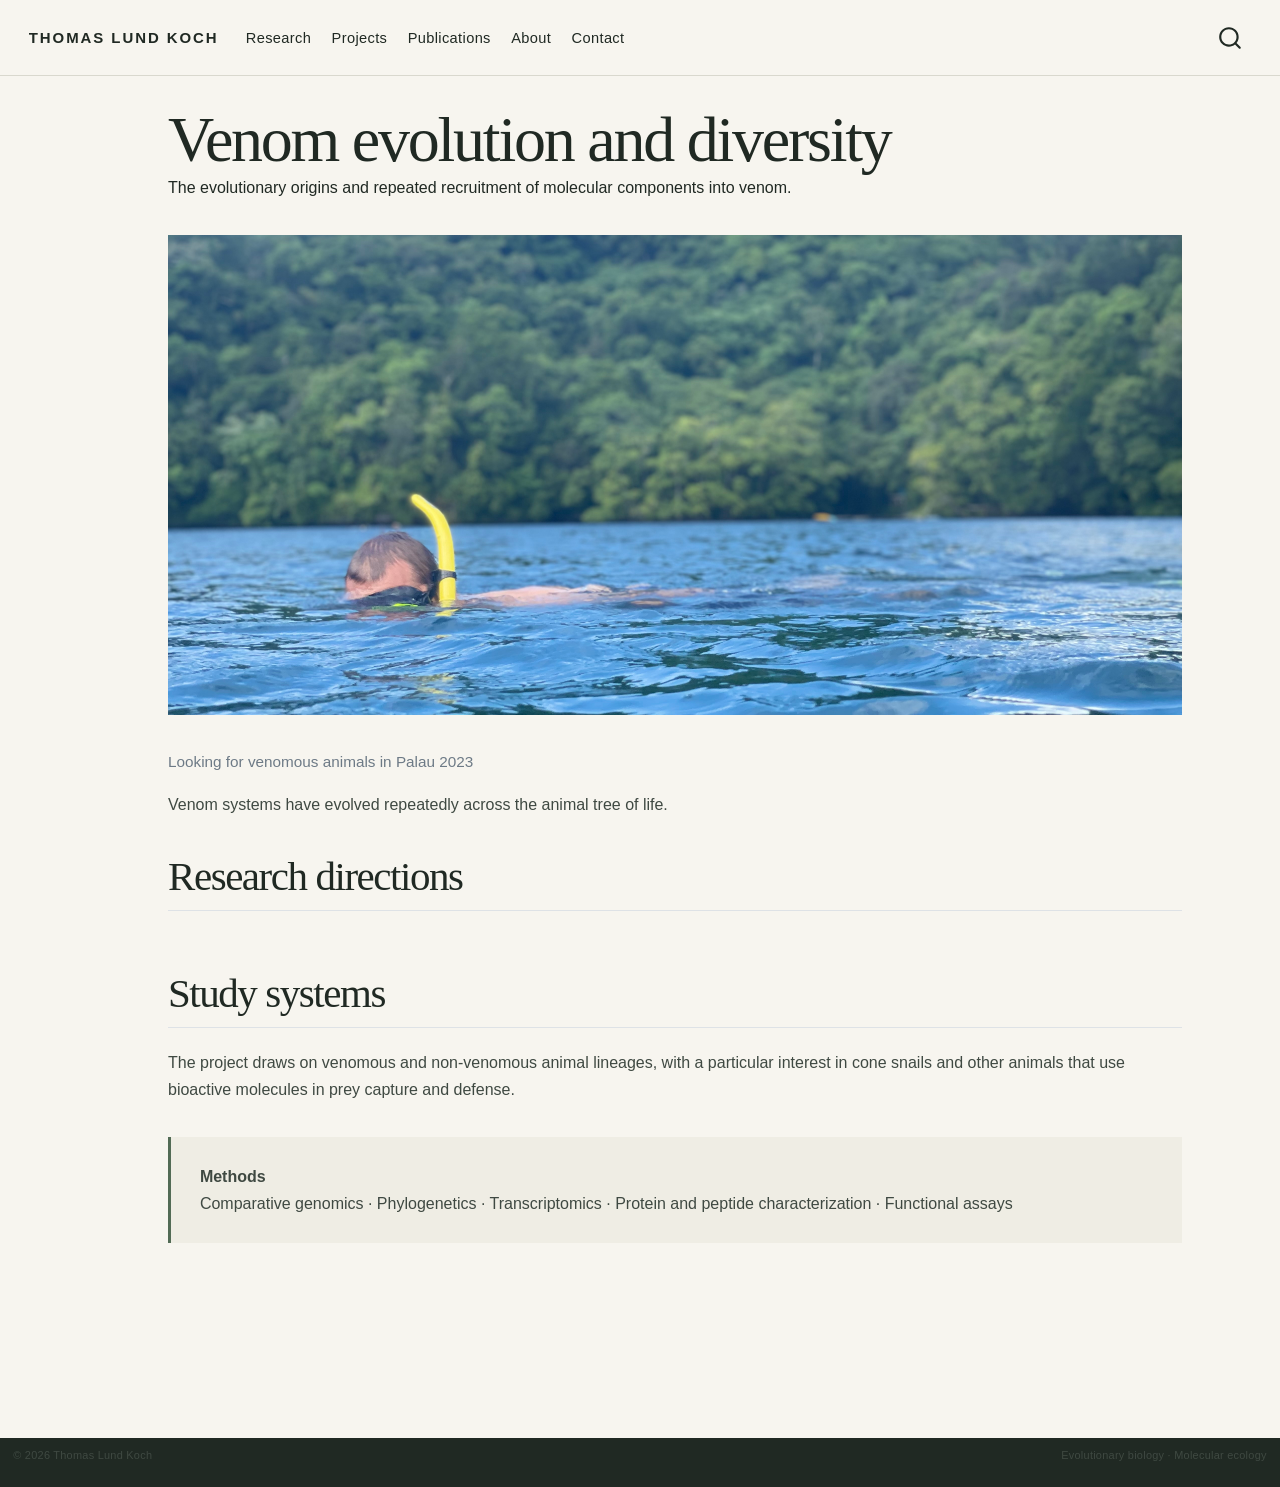
<file: docs/projects/venom-evolution.html>
<!DOCTYPE html>
<html xmlns="http://www.w3.org/1999/xhtml" lang="en" xml:lang="en"><head>

<meta charset="utf-8">
<meta name="generator" content="quarto-1.11.9">

<meta name="viewport" content="width=device-width, initial-scale=1.0, user-scalable=yes">

<meta name="description" content="The evolutionary origins and repeated recruitment of molecular components into venom.">

<title>Venom evolution and diversity – Thomas Lund Koch</title>
<style>
/* Default styles provided by pandoc.
** See https://pandoc.org/MANUAL.html#variables-for-html for config info.
*/
span.smallcaps{font-variant: small-caps;}
div.columns{display: flex; gap: 1.5em;}
div.column{flex: auto;}
@media screen {
div.columns{gap: min(4vw, 1.5em);}
div.column{overflow-x: auto;}
}
div.hanging-indent{margin-left: 1.5em; text-indent: -1.5em;}
ul.task-list{list-style: none;}
ul.task-list li input[type="checkbox"] {
  width: 0.8em;
  margin: 0 0.8em 0.2em -1em; /* quarto-specific, see https://github.com/quarto-dev/quarto-cli/issues/4556 */ 
  vertical-align: middle;
}
</style>


<script src="../site_libs/quarto-nav/quarto-nav.js"></script>
<script src="../site_libs/clipboard/clipboard.min.js"></script>
<script src="../site_libs/quarto-search/autocomplete.umd.js"></script>
<script src="../site_libs/quarto-search/fuse.min.js"></script>
<script src="../site_libs/quarto-search/quarto-search.js"></script>
<meta name="quarto:offset" content="../">
<script src="../site_libs/quarto-html/quarto.js" type="module"></script>
<script src="../site_libs/quarto-html/tabsets/tabsets.js" type="module"></script>
<script src="../site_libs/quarto-html/scrollable-regions/scrollable-regions.js" type="module"></script>
<script src="../site_libs/quarto-html/popper.min.js"></script>
<script src="../site_libs/quarto-html/tippy.umd.min.js"></script>
<script src="../site_libs/quarto-html/anchor.min.js"></script>
<link href="../site_libs/quarto-html/tippy.css" rel="stylesheet">
<link href="../site_libs/quarto-html/quarto-syntax-highlighting-63b5708e65d6cd79cd7618c58d0c21e7.css" rel="stylesheet" id="quarto-text-highlighting-styles">
<script src="../site_libs/bootstrap/bootstrap.min.js"></script>
<link href="../site_libs/bootstrap/bootstrap-icons.css" rel="stylesheet">
<link href="../site_libs/bootstrap/bootstrap-488295349c9a15e4b0f288c9e996d0d8.min.css" rel="stylesheet" append-hash="true" id="quarto-bootstrap" data-mode="light">
<script id="quarto-search-options" type="application/json">{
  "location": "navbar",
  "copy-button": false,
  "collapse-after": 3,
  "panel-placement": "end",
  "type": "overlay",
  "limit": 50,
  "keyboard-shortcut": [
    "f",
    "/",
    "s"
  ],
  "show-item-context": false,
  "language": {
    "search-no-results-text": "No results",
    "search-matching-documents-text": "matching documents",
    "search-copy-link-title": "Copy link to search",
    "search-hide-matches-text": "Hide additional matches",
    "search-more-match-text": "more match in this document",
    "search-more-matches-text": "more matches in this document",
    "search-clear-button-title": "Clear",
    "search-text-placeholder": "",
    "search-detached-cancel-button-title": "Cancel",
    "search-submit-button-title": "Submit",
    "search-label": "Search"
  }
}</script>
<style>html{ scroll-behavior: smooth; }</style>


<link rel="stylesheet" href="../styles.css">
</head>

<body class="nav-fixed fullcontent quarto-light"><a id="quarto-skip-link" class="visually-hidden-focusable" href="#quarto-document-content">Skip to main content</a>

<div id="quarto-search-results"></div>
  <header id="quarto-header" class="headroom fixed-top">
    <nav class="navbar navbar-expand-lg " data-bs-theme="dark" aria-label="Site">
      <div class="navbar-container container-fluid">
      <div class="navbar-brand-container mx-auto">
    <a class="navbar-brand" href="../index.html">
    <span class="navbar-title">THOMAS LUND KOCH</span>
    </a>
  </div>
          <button class="navbar-toggler" type="button" data-bs-toggle="collapse" data-bs-target="#navbarCollapse" aria-controls="navbarCollapse" aria-expanded="false" aria-label="Toggle navigation" onclick="if (window.quartoToggleHeadroom) { window.quartoToggleHeadroom(); }">
  <span class="navbar-toggler-icon"></span>
</button>
          <div class="collapse navbar-collapse" id="navbarCollapse">
            <ul class="navbar-nav navbar-nav-scroll me-auto">
  <li class="nav-item">
    <a class="nav-link" href="../research.html"> 
<span class="menu-text">Research</span></a>
  </li>  
  <li class="nav-item">
    <a class="nav-link" href="../projects.html"> 
<span class="menu-text">Projects</span></a>
  </li>  
  <li class="nav-item">
    <a class="nav-link" href="../publications.html"> 
<span class="menu-text">Publications</span></a>
  </li>  
  <li class="nav-item">
    <a class="nav-link" href="../about.html"> 
<span class="menu-text">About</span></a>
  </li>  
  <li class="nav-item">
    <a class="nav-link" href="../contact.html"> 
<span class="menu-text">Contact</span></a>
  </li>  
</ul>
          </div> <!-- /navcollapse -->
            <div class="quarto-navbar-tools">
</div>
            <div id="quarto-search" class="" title="Search"></div>
      </div> <!-- /container-fluid -->
    </nav>
</header>
<!-- content -->
<div id="quarto-content" class="quarto-container page-columns page-rows-contents page-layout-article page-navbar">
<!-- sidebar -->
<!-- margin-sidebar -->
    
<!-- main -->
<main class="content" id="quarto-document-content" tabindex="-1">

<header id="title-block-header" class="quarto-title-block default">
<div class="quarto-title">
<h1 class="title">Venom evolution and diversity</h1>
</div>

<div>
  <div class="description">
    The evolutionary origins and repeated recruitment of molecular components into venom.
  </div>
</div>


<div class="quarto-title-meta">

    
  
    
  </div>
  


</header>


<div class="quarto-figure quarto-figure-center">
<figure class="figure">
<p><img src="../images/snorkling.jpg" class="project-hero img-fluid figure-img"></p>
<figcaption>Looking for venomous animals in Palau 2023</figcaption>
</figure>
</div>
<p>Venom systems have evolved repeatedly across the animal tree of life.</p>
<section id="research-directions" class="level2">
<h2 class="anchored" data-anchor-id="research-directions">Research directions</h2>
</section>
<section id="study-systems" class="level2">
<h2 class="anchored" data-anchor-id="study-systems">Study systems</h2>
<p>The project draws on venomous and non-venomous animal lineages, with a particular interest in cone snails and other animals that use bioactive molecules in prey capture and defense.</p>
<div class="project-callout">
<p><strong>Methods</strong></p>
<p>Comparative genomics · Phylogenetics · Transcriptomics · Protein and peptide characterization · Functional assays</p>
</div>


</section>

</main> <!-- /main -->
<script id="quarto-html-after-body" type="application/javascript">
  window.document.addEventListener("DOMContentLoaded", function (event) {
    const icon = "";
    const anchorJS = new window.AnchorJS();
    anchorJS.options = {
      placement: 'right',
      icon: icon
    };
    anchorJS.add('.anchored');
    const isCodeAnnotation = (el) => {
      for (const clz of el.classList) {
        if (clz.startsWith('code-annotation-')) {                     
          return true;
        }
      }
      return false;
    }
    const onCopySuccess = function(e) {
      // button target
      const button = e.trigger;
      // don't keep focus
      button.blur();
      // flash "checked"
      button.classList.add('code-copy-button-checked');
      var currentTitle = button.getAttribute("title");
      button.setAttribute("title", "Copied!");
      let tooltip;
      if (window.bootstrap) {
        button.setAttribute("data-bs-toggle", "tooltip");
        button.setAttribute("data-bs-placement", "left");
        button.setAttribute("data-bs-title", "Copied!");
        tooltip = new bootstrap.Tooltip(button, 
          { trigger: "manual", 
            customClass: "code-copy-button-tooltip",
            offset: [0, -8]});
        tooltip.show();    
      }
      setTimeout(function() {
        if (tooltip) {
          tooltip.hide();
          button.removeAttribute("data-bs-title");
          button.removeAttribute("data-bs-toggle");
          button.removeAttribute("data-bs-placement");
        }
        button.setAttribute("title", currentTitle);
        button.classList.remove('code-copy-button-checked');
      }, 1000);
      // clear code selection
      e.clearSelection();
    }
    const getTextToCopy = function(trigger) {
      const outerScaffold = trigger.parentElement.cloneNode(true);
      const codeEl = outerScaffold.querySelector('code');
      for (const childEl of codeEl.children) {
        if (isCodeAnnotation(childEl)) {
          childEl.remove();
        }
      }
      return codeEl.innerText;
    }
    const clipboard = new window.ClipboardJS('.code-copy-button:not([data-in-quarto-modal])', {
      text: getTextToCopy
    });
    clipboard.on('success', onCopySuccess);
    if (window.document.getElementById('quarto-embedded-source-code-modal')) {
      const clipboardModal = new window.ClipboardJS('.code-copy-button[data-in-quarto-modal]', {
        text: getTextToCopy,
        container: window.document.getElementById('quarto-embedded-source-code-modal')
      });
      clipboardModal.on('success', onCopySuccess);
    }
      var localhostRegex = new RegExp(/^(?:http|https):\/\/localhost\:?[0-9]*\//);
      var mailtoRegex = new RegExp(/^mailto:/);
        var filterRegex = new RegExp('/' + window.location.host + '/');
      const newWindowLabel = "(opens in a new tab)";
      const newWindowNoteId = "quarto-ext-newwindow-label";
      // Links reference one hidden label through aria-describedby, so the
      // announcement never changes their accessible name.
      var describeNewWindow = (link) => {
        if (!window.document.getElementById(newWindowNoteId)) {
          var newWindowNote = window.document.createElement("span");
          newWindowNote.id = newWindowNoteId;
          newWindowNote.hidden = true;
          newWindowNote.textContent = newWindowLabel;
          window.document.body.appendChild(newWindowNote);
        }
        var describedBy = (link.getAttribute("aria-describedby") || "").split(/\s+/).filter(Boolean);
        if (!describedBy.includes(newWindowNoteId)) {
          describedBy.push(newWindowNoteId);
          link.setAttribute("aria-describedby", describedBy.join(" "));
        }
      }
      var isInternal = (href) => {
          return filterRegex.test(href) || localhostRegex.test(href) || mailtoRegex.test(href);
      }
      // Inspect non-navigation links and adorn them if external
      window.quartoDecorateExternalLinks = function (root) {
     var links = (root || window.document).querySelectorAll('a[href]:not(.nav-link):not(.navbar-brand):not(.toc-action):not(.sidebar-link):not(.sidebar-item-toggle):not(.pagination-link):not(.no-external):not([aria-hidden]):not(.dropdown-item):not(.quarto-navigation-tool):not(.about-link)');
      for (var i=0; i<links.length; i++) {
        const link = links[i];
        if (!isInternal(link.href)) {
          // undo the damage that might have been done by quarto-nav.js in the case of
          // links that we want to consider external
          if (link.dataset.originalHref !== undefined) {
            link.href = link.dataset.originalHref;
          }
            // target, if specified
            link.setAttribute("target", "_blank");
            if (link.getAttribute("rel") === null) {
              link.setAttribute("rel", "noopener");
            }
            describeNewWindow(link);
          if (!link.classList.contains('no-external-icon')) {
          }
        }
      }
      };
      window.quartoDecorateExternalLinks(window.document);
    // Esc closes the popup (WCAG 1.4.13) and focus leaving both trigger and
    // popup closes it (WCAG 2.4.11); tippy handles neither for interactive popups.
    const hideOnEscAndFocusOut = {
      name: 'hideOnEscAndFocusOut',
      defaultValue: true,
      fn(instance) {
        const dismiss = () => {
          // A show scheduled by the trigger delay would otherwise reopen it
          instance.clearDelayTimeouts();
          instance.hide();
        };
        const onKeyDown = (event) => {
          if (event.key !== 'Escape') {
            return;
          }
          // Keep Esc from also reaching page handlers (e.g. reveal.js overview),
          // except an open reveal.js slide menu, which Esc should close too.
          // The menu handles keys only when its keyboard option is on.
          const menuHandlesEsc = window.Reveal?.getPlugin?.('menu')?.isOpen() &&
            window.Reveal.getConfig().menu?.keyboard !== false;
          if (!menuHandlesEsc) {
            event.stopPropagation();
          }
          if (instance.popper.contains(window.document.activeElement)) {
            // Disabled while refocusing so the focus trigger does not reopen it
            instance.disable();
            instance.reference.focus();
            instance.enable();
          }
          dismiss();
        };
        const onFocusOut = (event) => {
          const target = event.relatedTarget;
          if (target && !instance.reference.contains(target) &&
              !instance.popper.contains(target)) {
            dismiss();
          }
        };
        // On the trigger too: a click trigger (code-annotations: select) has no
        // blur handling. Attached for the instance's lifetime so leaving the
        // trigger also cancels a show still pending on the trigger delay.
        instance.reference.addEventListener('focusout', onFocusOut);
        return {
          onShow() {
            window.document.addEventListener('keydown', onKeyDown, true);
            instance.popper.addEventListener('focusout', onFocusOut);
          },
          onHide() {
            window.document.removeEventListener('keydown', onKeyDown, true);
            instance.popper.removeEventListener('focusout', onFocusOut);
          },
          onDestroy() {
            instance.reference.removeEventListener('focusout', onFocusOut);
          },
        };
      },
    };
    function tippyHover(el, contentFn, onTriggerFn, onUntriggerFn) {
      const config = {
        allowHTML: true,
        maxWidth: 500,
        delay: 100,
        arrow: false,
        appendTo: function(el) {
            return el.parentElement;
        },
        interactive: true,
        interactiveBorder: 10,
        theme: 'quarto',
        placement: 'bottom-start',
        plugins: [hideOnEscAndFocusOut],
      };
      if (contentFn) {
        config.content = contentFn;
      }
      if (onTriggerFn) {
        config.onTrigger = onTriggerFn;
      }
      if (onUntriggerFn) {
        config.onUntrigger = onUntriggerFn;
      }
      window.tippy(el, config); 
    }
    const noterefs = window.document.querySelectorAll('a[role="doc-noteref"]');
    for (var i=0; i<noterefs.length; i++) {
      const ref = noterefs[i];
      tippyHover(ref, function() {
        // use id or data attribute instead here
        let href = ref.getAttribute('data-footnote-href') || ref.getAttribute('href');
        try { href = new URL(href).hash; } catch {}
        const id = href.replace(/^#\/?/, "");
        const note = window.document.getElementById(id);
        if (note) {
          return note.innerHTML;
        } else {
          return "";
        }
      });
    }
    const xrefs = window.document.querySelectorAll('a.quarto-xref');
    const processXRef = (id, note) => {
      // Strip column container classes
      const stripColumnClz = (el) => {
        el.classList.remove("page-full", "page-columns");
        if (el.children) {
          for (const child of el.children) {
            stripColumnClz(child);
          }
        }
      }
      stripColumnClz(note)
      if (id === null || id.startsWith('sec-')) {
        // Special case sections, only their first couple elements
        const container = document.createElement("div");
        if (note.children && note.children.length > 2) {
          container.appendChild(note.children[0].cloneNode(true));
          for (let i = 1; i < note.children.length; i++) {
            const child = note.children[i];
            if (child.tagName === "P" && child.innerText === "") {
              continue;
            } else {
              container.appendChild(child.cloneNode(true));
              break;
            }
          }
          if (window.Quarto?.typesetMath) {
            window.Quarto.typesetMath(container);
          }
          return container.innerHTML
        } else {
          if (window.Quarto?.typesetMath) {
            window.Quarto.typesetMath(note);
          }
          return note.innerHTML;
        }
      } else {
        // Remove any anchor links if they are present
        const anchorLink = note.querySelector('a.anchorjs-link');
        if (anchorLink) {
          anchorLink.remove();
        }
        if (window.Quarto?.typesetMath) {
          window.Quarto.typesetMath(note);
        }
        if (note.classList.contains("callout")) {
          return note.outerHTML;
        } else {
          return note.innerHTML;
        }
      }
    }
    for (var i=0; i<xrefs.length; i++) {
      const xref = xrefs[i];
      tippyHover(xref, undefined, function(instance) {
        instance.disable();
        let url = xref.getAttribute('href');
        let hash = undefined; 
        if (url.startsWith('#')) {
          hash = url;
        } else {
          try { hash = new URL(url).hash; } catch {}
        }
        if (hash) {
          const id = hash.replace(/^#\/?/, "");
          const note = window.document.getElementById(id);
          if (note !== null) {
            try {
              const html = processXRef(id, note.cloneNode(true));
              instance.setContent(html);
            } finally {
              instance.enable();
              instance.show();
            }
          } else {
            // See if we can fetch this
            fetch(url.split('#')[0])
            .then(res => res.text())
            .then(html => {
              const parser = new DOMParser();
              const htmlDoc = parser.parseFromString(html, "text/html");
              const note = htmlDoc.getElementById(id);
              if (note !== null) {
                const html = processXRef(id, note);
                instance.setContent(html);
              } 
            }).finally(() => {
              instance.enable();
              instance.show();
            });
          }
        } else {
          // See if we can fetch a full url (with no hash to target)
          // This is a special case and we should probably do some content thinning / targeting
          fetch(url)
          .then(res => res.text())
          .then(html => {
            const parser = new DOMParser();
            const htmlDoc = parser.parseFromString(html, "text/html");
            const note = htmlDoc.querySelector('main.content');
            if (note !== null) {
              // This should only happen for chapter cross references
              // (since there is no id in the URL)
              // remove the first header
              if (note.children.length > 0 && note.children[0].tagName === "HEADER") {
                note.children[0].remove();
              }
              const html = processXRef(null, note);
              instance.setContent(html);
            } 
          }).finally(() => {
            instance.enable();
            instance.show();
          });
        }
      }, function(instance) {
      });
    }
        let selectedAnnoteEl;
        const selectorForAnnotation = ( cell, annotation) => {
          let cellAttr = 'data-code-cell="' + cell + '"';
          let lineAttr = 'data-code-annotation="' +  annotation + '"';
          const selector = 'span[' + cellAttr + '][' + lineAttr + ']';
          return selector;
        }
        const selectCodeLines = (annoteEl) => {
          const doc = window.document;
          const targetCell = annoteEl.getAttribute("data-target-cell");
          const targetAnnotation = annoteEl.getAttribute("data-target-annotation");
          const annoteSpan = window.document.querySelector(selectorForAnnotation(targetCell, targetAnnotation));
          const lines = annoteSpan.getAttribute("data-code-lines").split(",");
          const lineIds = lines.map((line) => {
            return targetCell + "-" + line;
          })
          // Each band is positioned against its own containing block, which is
          // not the offsetParent of the lines, so place it from client rects.
          const placeBand = (band, firstEl, lastEl, codeBlock) => {
            const container = band.offsetParent;
            if (container === null) {
              return;
            }
            const containerRect = container.getBoundingClientRect();
            // Reveal.js scales slides with a transform, so convert client
            // pixels back to the CSS pixels of the container.
            const scale = containerRect.height / container.offsetHeight || 1;
            const firstRect = firstEl.getBoundingClientRect();
            const lastRect = lastEl.getBoundingClientRect();
            const top = (firstRect.top - containerRect.top) / scale - container.clientTop + container.scrollTop;
            const height = (lastRect.bottom - firstRect.top) / scale;
            band.style.top = top - 2 + "px";
            band.style.height = height + 4 + "px";
            if (codeBlock) {
              // Without the copy button wrapper, the containing block is wider
              // than the code block, so span the code block explicitly.
              const blockRect = codeBlock.getBoundingClientRect();
              band.style.left = (blockRect.left - containerRect.left) / scale - container.clientLeft + container.scrollLeft + "px";
              band.style.width = blockRect.width / scale + "px";
            }
          };
          if (lineIds.length > 0) {
            const el = window.document.getElementById(lineIds[0]);
            const lastEl = window.document.getElementById(lineIds[lineIds.length - 1]);
            const parent = el.parentElement.parentElement;
            // cook up a div (if necessary) and position it
            let div = window.document.getElementById("code-annotation-line-highlight");
            if (div === null) {
              div = window.document.createElement("div");
              div.setAttribute("id", "code-annotation-line-highlight");
              div.style.position = 'absolute';
              parent.appendChild(div);
            }
            placeBand(div, el, lastEl, parent.closest("div.sourceCode") || parent);
            let gutterDiv = window.document.getElementById("code-annotation-line-highlight-gutter");
            if (gutterDiv === null) {
              gutterDiv = window.document.createElement("div");
              gutterDiv.setAttribute("id", "code-annotation-line-highlight-gutter");
              gutterDiv.style.position = 'absolute';
              const codeCell = window.document.getElementById(targetCell);
              const gutter = codeCell.querySelector('.code-annotation-gutter');
              gutter.appendChild(gutterDiv);
            }
            placeBand(gutterDiv, el, lastEl);
            selectedAnnoteEl = annoteEl;
          }
        };
        const unselectCodeLines = () => {
          const elementsIds = ["code-annotation-line-highlight", "code-annotation-line-highlight-gutter"];
          elementsIds.forEach((elId) => {
            const div = window.document.getElementById(elId);
            if (div) {
              div.remove();
            }
          });
          selectedAnnoteEl = undefined;
        };
          // Handle positioning of the toggle
      window.addEventListener(
        "resize",
        throttle(() => {
          elRect = undefined;
          if (selectedAnnoteEl) {
            selectCodeLines(selectedAnnoteEl);
          }
        }, 10)
      );
      function throttle(fn, ms) {
      let throttle = false;
      let timer;
        return (...args) => {
          if(!throttle) { // first call gets through
              fn.apply(this, args);
              throttle = true;
          } else { // all the others get throttled
              if(timer) clearTimeout(timer); // cancel #2
              timer = setTimeout(() => {
                fn.apply(this, args);
                timer = throttle = false;
              }, ms);
          }
        };
      }
        // Attach click handler to the DT
        const annoteDls = window.document.querySelectorAll('dt[data-target-cell]');
        for (const annoteDlNode of annoteDls) {
          annoteDlNode.addEventListener('click', (event) => {
            const clickedEl = event.target;
            if (clickedEl !== selectedAnnoteEl) {
              unselectCodeLines();
              const activeEl = window.document.querySelector('dt[data-target-cell].code-annotation-active');
              if (activeEl) {
                activeEl.classList.remove('code-annotation-active');
              }
              selectCodeLines(clickedEl);
              clickedEl.classList.add('code-annotation-active');
            } else {
              // Unselect the line
              unselectCodeLines();
              clickedEl.classList.remove('code-annotation-active');
            }
          });
        }
    const findCites = (el) => {
      const parentEl = el.parentElement;
      if (parentEl) {
        const cites = parentEl.dataset.cites;
        if (cites) {
          return {
            el,
            cites: cites.split(' ')
          };
        } else {
          return findCites(el.parentElement)
        }
      } else {
        return undefined;
      }
    };
    var bibliorefs = window.document.querySelectorAll('a[role="doc-biblioref"]');
    for (var i=0; i<bibliorefs.length; i++) {
      const ref = bibliorefs[i];
      const citeInfo = findCites(ref);
      if (citeInfo) {
        tippyHover(citeInfo.el, function() {
          var popup = window.document.createElement('div');
          citeInfo.cites.forEach(function(cite) {
            var citeDiv = window.document.createElement('div');
            citeDiv.classList.add('hanging-indent');
            citeDiv.classList.add('csl-entry');
            var biblioDiv = window.document.getElementById('ref-' + cite);
            if (biblioDiv) {
              citeDiv.innerHTML = biblioDiv.innerHTML;
            }
            popup.appendChild(citeDiv);
          });
          return popup.innerHTML;
        });
      }
    }
  });
  </script>
  <script type="application/javascript">
  window.quartoScrollableRegionsLabels = {"code":"Scrollable code","output":"Scrollable output"};
  </script>
</div> <!-- /content -->
<footer class="footer">
  <div class="nav-footer">
    <div class="nav-footer-left">
<p>© 2026 Thomas Lund Koch</p>
</div>   
    <div class="nav-footer-center">
      &nbsp;
    </div>
    <div class="nav-footer-right">
<p>Evolutionary biology · Molecular ecology</p>
</div>
  </div>
</footer>




<script src="../site_libs/quarto-html/zenscroll-min.js"></script>
</body></html>
</file>
<file: docs/site_libs/quarto-html/tippy.css>
.tippy-box[data-animation=fade][data-state=hidden]{opacity:0}[data-tippy-root]{max-width:calc(100vw - 10px)}.tippy-box{position:relative;background-color:#333;color:#fff;border-radius:4px;font-size:14px;line-height:1.4;white-space:normal;outline:0;transition-property:transform,visibility,opacity}.tippy-box[data-placement^=top]>.tippy-arrow{bottom:0}.tippy-box[data-placement^=top]>.tippy-arrow:before{bottom:-7px;left:0;border-width:8px 8px 0;border-top-color:initial;transform-origin:center top}.tippy-box[data-placement^=bottom]>.tippy-arrow{top:0}.tippy-box[data-placement^=bottom]>.tippy-arrow:before{top:-7px;left:0;border-width:0 8px 8px;border-bottom-color:initial;transform-origin:center bottom}.tippy-box[data-placement^=left]>.tippy-arrow{right:0}.tippy-box[data-placement^=left]>.tippy-arrow:before{border-width:8px 0 8px 8px;border-left-color:initial;right:-7px;transform-origin:center left}.tippy-box[data-placement^=right]>.tippy-arrow{left:0}.tippy-box[data-placement^=right]>.tippy-arrow:before{left:-7px;border-width:8px 8px 8px 0;border-right-color:initial;transform-origin:center right}.tippy-box[data-inertia][data-state=visible]{transition-timing-function:cubic-bezier(.54,1.5,.38,1.11)}.tippy-arrow{width:16px;height:16px;color:#333}.tippy-arrow:before{content:"";position:absolute;border-color:transparent;border-style:solid}.tippy-content{position:relative;padding:5px 9px;z-index:1}
</file>
<file: docs/site_libs/quarto-html/quarto-syntax-highlighting-63b5708e65d6cd79cd7618c58d0c21e7.css>
/* quarto syntax highlight colors */
:root {
  --quarto-hl-ot-color: #003B4F;
  --quarto-hl-at-color: #657422;
  --quarto-hl-ss-color: #20794D;
  --quarto-hl-an-color: #5E5E5E;
  --quarto-hl-fu-color: #4758AB;
  --quarto-hl-st-color: #20794D;
  --quarto-hl-cf-color: #003B4F;
  --quarto-hl-op-color: #5E5E5E;
  --quarto-hl-er-color: #AD0000;
  --quarto-hl-bn-color: #AD0000;
  --quarto-hl-al-color: #AD0000;
  --quarto-hl-va-color: #111111;
  --quarto-hl-bu-color: inherit;
  --quarto-hl-ex-color: inherit;
  --quarto-hl-pp-color: #AD0000;
  --quarto-hl-in-color: #5E5E5E;
  --quarto-hl-vs-color: #20794D;
  --quarto-hl-wa-color: #5E5E5E;
  --quarto-hl-do-color: #5E5E5E;
  --quarto-hl-im-color: #00769E;
  --quarto-hl-ch-color: #20794D;
  --quarto-hl-dt-color: #AD0000;
  --quarto-hl-fl-color: #AD0000;
  --quarto-hl-co-color: #5E5E5E;
  --quarto-hl-cv-color: #5E5E5E;
  --quarto-hl-cn-color: #8f5902;
  --quarto-hl-sc-color: #5E5E5E;
  --quarto-hl-dv-color: #AD0000;
  --quarto-hl-kw-color: #003B4F;
}

/* other quarto variables */
:root {
  --quarto-font-monospace: SFMono-Regular, Menlo, Monaco, Consolas, "Liberation Mono", "Courier New", monospace;
}

/* syntax highlight based on Pandoc's rules */
pre > code.sourceCode > span {
  color: #003B4F;
}

code.sourceCode > span {
  color: #003B4F;
}

div.sourceCode,
div.sourceCode pre.sourceCode {
  color: #003B4F;
}

/* Normal */
code span {
  color: #003B4F;
}

/* Alert */
code span.al {
  color: #AD0000;
  font-style: inherit;
}

/* Annotation */
code span.an {
  color: #5E5E5E;
  font-style: inherit;
}

/* Attribute */
code span.at {
  color: #657422;
  font-style: inherit;
}

/* BaseN */
code span.bn {
  color: #AD0000;
  font-style: inherit;
}

/* BuiltIn */
code span.bu {
  font-style: inherit;
}

/* ControlFlow */
code span.cf {
  color: #003B4F;
  font-weight: bold;
  font-style: inherit;
}

/* Char */
code span.ch {
  color: #20794D;
  font-style: inherit;
}

/* Constant */
code span.cn {
  color: #8f5902;
  font-style: inherit;
}

/* Comment */
code span.co {
  color: #5E5E5E;
  font-style: inherit;
}

/* CommentVar */
code span.cv {
  color: #5E5E5E;
  font-style: italic;
}

/* Documentation */
code span.do {
  color: #5E5E5E;
  font-style: italic;
}

/* DataType */
code span.dt {
  color: #AD0000;
  font-style: inherit;
}

/* DecVal */
code span.dv {
  color: #AD0000;
  font-style: inherit;
}

/* Error */
code span.er {
  color: #AD0000;
  font-style: inherit;
}

/* Extension */
code span.ex {
  font-style: inherit;
}

/* Float */
code span.fl {
  color: #AD0000;
  font-style: inherit;
}

/* Function */
code span.fu {
  color: #4758AB;
  font-style: inherit;
}

/* Import */
code span.im {
  color: #00769E;
  font-style: inherit;
}

/* Information */
code span.in {
  color: #5E5E5E;
  font-style: inherit;
}

/* Keyword */
code span.kw {
  color: #003B4F;
  font-weight: bold;
  font-style: inherit;
}

/* Operator */
code span.op {
  color: #5E5E5E;
  font-style: inherit;
}

/* Other */
code span.ot {
  color: #003B4F;
  font-style: inherit;
}

/* Preprocessor */
code span.pp {
  color: #AD0000;
  font-style: inherit;
}

/* SpecialChar */
code span.sc {
  color: #5E5E5E;
  font-style: inherit;
}

/* SpecialString */
code span.ss {
  color: #20794D;
  font-style: inherit;
}

/* String */
code span.st {
  color: #20794D;
  font-style: inherit;
}

/* Variable */
code span.va {
  color: #111111;
  font-style: inherit;
}

/* VerbatimString */
code span.vs {
  color: #20794D;
  font-style: inherit;
}

/* Warning */
code span.wa {
  color: #5E5E5E;
  font-style: italic;
}

.prevent-inlining {
  content: "</";
}

/*# sourceMappingURL=054cc16b9e9817627be6994582d2ffb5.css.map */
</file>
<file: docs/styles.css>
/* ---------------------------------------------------------
   Thomas Lund Koch — natural-history / editorial theme
   --------------------------------------------------------- */

:root {
  --paper: #f7f5ef;
  --paper-deep: #efede4;
  --ink: #202923;
  --muted: #68736b;
  --green: #526b55;
  --green-dark: #304936;
  --line: #d9d8ce;
  --serif: Georgia, "Times New Roman", serif;
  --sans: Inter, "Avenir Next", Avenir, "Segoe UI", sans-serif;
}

body {
  background: var(--paper);
  color: var(--ink);
  font-family: var(--sans);
  font-size: 16px;
  line-height: 1.7;
}

.navbar {
  border-bottom: 1px solid var(--line);
  box-shadow: none;
  min-height: 76px;
}

.navbar-brand {
  font-family: var(--sans);
  font-size: .88rem;
  font-weight: 700;
  letter-spacing: .13em;
}

.navbar .nav-link {
  font-size: .86rem;
  letter-spacing: .025em;
}

#quarto-content {
  max-width: 1180px;
  margin: 0 auto;
}

main.content {
  padding-top: 2.5rem;
  padding-bottom: 5rem;
}

h1, h2, h3, h4 {
  color: var(--ink);
}

h1, h2 {
  font-family: var(--serif);
  font-weight: 400;
  letter-spacing: -.035em;
}

h1 { font-size: clamp(2.5rem, 5vw, 4.4rem); line-height: 1.08; }
h2 { font-size: clamp(2rem, 3.2vw, 2.8rem); margin-top: 3.4rem; margin-bottom: 1.25rem; }
h3 { font-family: var(--serif); font-size: 1.55rem; font-weight: 400; line-height: 1.2; }

p { color: #3f4942; }
a { color: var(--green-dark); text-decoration-thickness: 1px; text-underline-offset: 3px; }
a:hover { color: #7a5a36; }

.hero-grid {
  display: grid;
  grid-template-columns: 1fr 1.05fr;
  gap: clamp(2rem, 5vw, 5rem);
  align-items: center;
  padding: 2.2rem 0 4.5rem;
}

.hero-copy h1 {
  max-width: 620px;
  margin: 1.15rem 0 1.5rem;
}

.hero-copy > p {
  max-width: 550px;
  font-size: 1.12rem;
  line-height: 1.8;
}

.eyebrow, .intro-label, .card-kicker, .contact-label {
  color: var(--green);
  font-size: .7rem;
  font-weight: 700;
  letter-spacing: .16em;
  text-transform: uppercase;
}

.hero-image { min-width: 0; }
.hero-photo {
  width: 100%;
  height: 560px;
  max-height: 62vh;
  object-fit: cover;
  display: block;
  border-radius: 2px;
}
.image-caption {
  margin-top: .65rem;
  color: var(--muted);
  font-size: .75rem;
  letter-spacing: .035em;
}

.hero-links {
  display: flex;
  align-items: center;
  flex-wrap: wrap;
  gap: 1.5rem;
  margin-top: 2rem;
}
.button-primary {
  display: inline-block;
  padding: .82rem 1.2rem;
  background: var(--green-dark);
  color: #fff !important;
  text-decoration: none;
  font-size: .85rem;
  letter-spacing: .02em;
}
.button-primary:hover { background: var(--green); }
.text-link { font-size: .9rem; font-weight: 600; text-decoration: none; }
.hero-note {
  margin-top: 3rem;
  padding-top: 1rem;
  border-top: 1px solid var(--line);
  color: var(--muted);
  font-size: .78rem;
  max-width: 430px;
}

.intro-band {
  display: grid;
  grid-template-columns: 180px 1fr;
  gap: 2rem;
  padding: 2.5rem 0;
  border-top: 1px solid var(--line);
  border-bottom: 1px solid var(--line);
  align-items: start;
}
.intro-text {
  max-width: 850px;
  font-family: var(--serif);
  font-size: clamp(1.5rem, 2.7vw, 2.3rem);
  line-height: 1.35;
  letter-spacing: -.02em;
}

.research-grid {
  display: grid;
  grid-template-columns: repeat(3, 1fr);
  gap: 1.5rem;
  margin: 2rem 0 3rem;
}
.research-card {
  min-width: 0;
  padding-bottom: 1.25rem;
  border-bottom: 1px solid var(--line);
}
.card-image {
  width: 100%;
  aspect-ratio: 4 / 3;
  object-fit: cover;
  display: block;
  margin-bottom: 1.25rem;
}
.card-kicker { font-size: .65rem; margin-bottom: .55rem; }
.research-card h3 { margin: 0 0 .7rem; }
.research-card p { font-size: .9rem; line-height: 1.65; }
.card-link { font-size: .82rem; font-weight: 650; text-decoration: none; }

.approach-strip {
  display: flex;
  flex-wrap: wrap;
  gap: .6rem;
  margin: 1.5rem 0 3rem;
}
.approach-strip span {
  border: 1px solid var(--line);
  border-radius: 99px;
  padding: .45rem .8rem;
  color: #47544a;
  font-size: .78rem;
}

.closing-note {
  margin-top: 4rem;
  padding: 2rem;
  background: var(--paper-deep);
}
.closing-note p { margin-bottom: .5rem; }

.project-list { margin-top: 2rem; }
.project-row {
  display: grid;
  grid-template-columns: 220px 1fr;
  gap: 2rem;
  padding: 1.5rem 0;
  border-bottom: 1px solid var(--line);
  align-items: center;
}
.project-thumb {
  width: 100%;
  aspect-ratio: 4 / 3;
  object-fit: cover;
}
.project-row h3 { margin: .25rem 0 .5rem; }
.project-row h3 a { text-decoration: none; }
.project-row p { margin: 0; max-width: 700px; }

.project-hero {
  width: 100%;
  max-height: 480px;
  object-fit: cover;
  margin: 1rem 0 2rem;
}
.project-callout {
  margin: 2rem 0;
  padding: 1.5rem 1.7rem;
  background: var(--paper-deep);
  border-left: 3px solid var(--green);
}
.project-callout p { margin-bottom: 0; }

.about-grid {
  display: grid;
  grid-template-columns: minmax(220px, .72fr) 1.5fr;
  gap: 3rem;
  align-items: start;
  margin: 2rem 0 3rem;
}
.portrait-image {
  width: 100%;
  aspect-ratio: 4 / 5;
  object-fit: cover;
}
.about-copy p:first-child { margin-top: 0; }

.publication-placeholder, .contact-panel {
  margin-top: 2rem;
  padding: 1.5rem;
  background: var(--paper-deep);
}
.contact-label { margin-top: 1rem; margin-bottom: .25rem; }
.contact-label:first-child { margin-top: 0; }

#quarto-content .quarto-title-block .title {
  font-family: var(--serif);
  font-size: clamp(2.6rem, 5vw, 4rem);
  font-weight: 400;
  letter-spacing: -.035em;
}
.subtitle { color: var(--muted); max-width: 760px; font-size: 1.08rem; }

.nav-footer {
  border-top: 0;
  font-size: .78rem;
  letter-spacing: .02em;
}

@media (max-width: 850px) {
  .hero-grid { grid-template-columns: 1fr; gap: 2rem; padding-top: 1rem; }
  .hero-photo { height: 420px; max-height: none; }
  .research-grid { grid-template-columns: 1fr 1fr; }
  .intro-band { grid-template-columns: 1fr; gap: .8rem; }
}

@media (max-width: 580px) {
  main.content { padding-top: 1.3rem; }
  .hero-photo { height: 330px; }
  .research-grid { grid-template-columns: 1fr; }
  .project-row { grid-template-columns: 1fr; gap: 1rem; }
  .project-thumb { max-height: 240px; }
  .about-grid { grid-template-columns: 1fr; gap: 1.5rem; }
  .about-photo { max-width: 300px; }
  .intro-band { padding: 1.8rem 0; }
}
</file>
